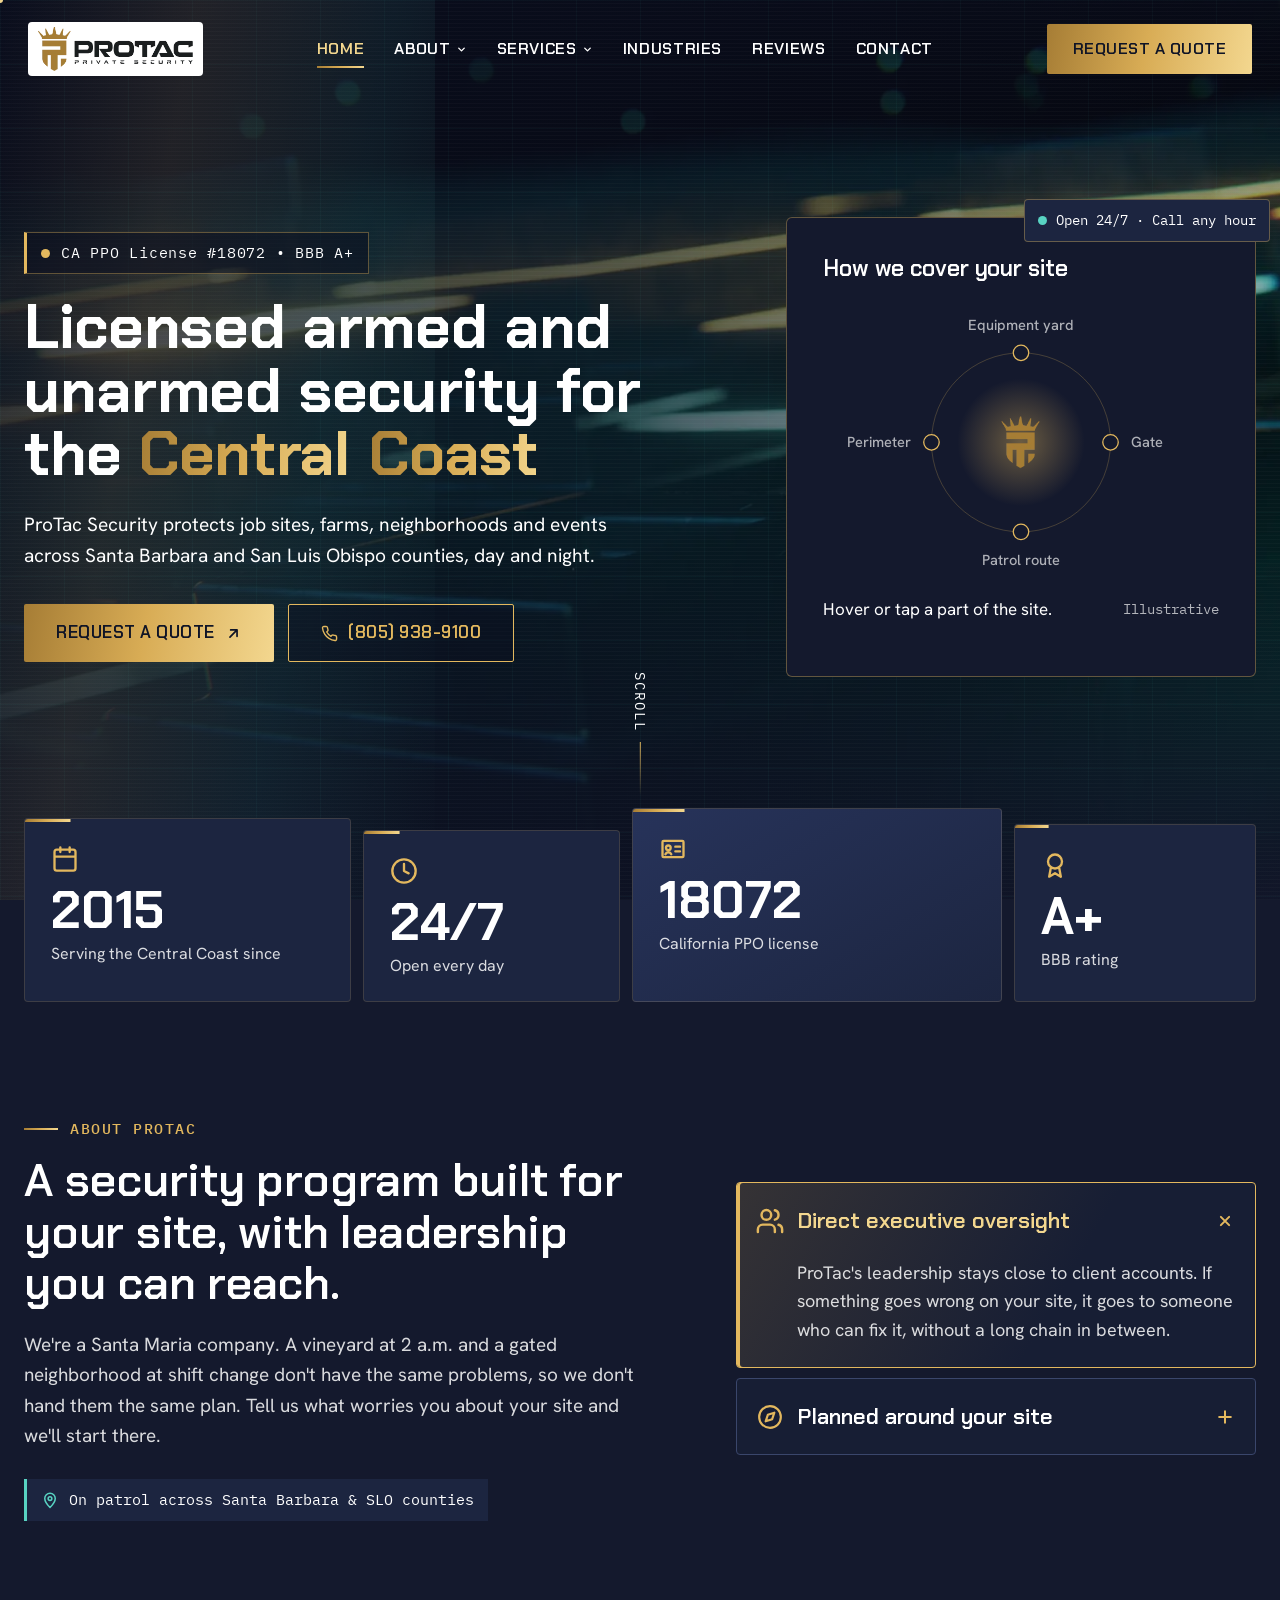
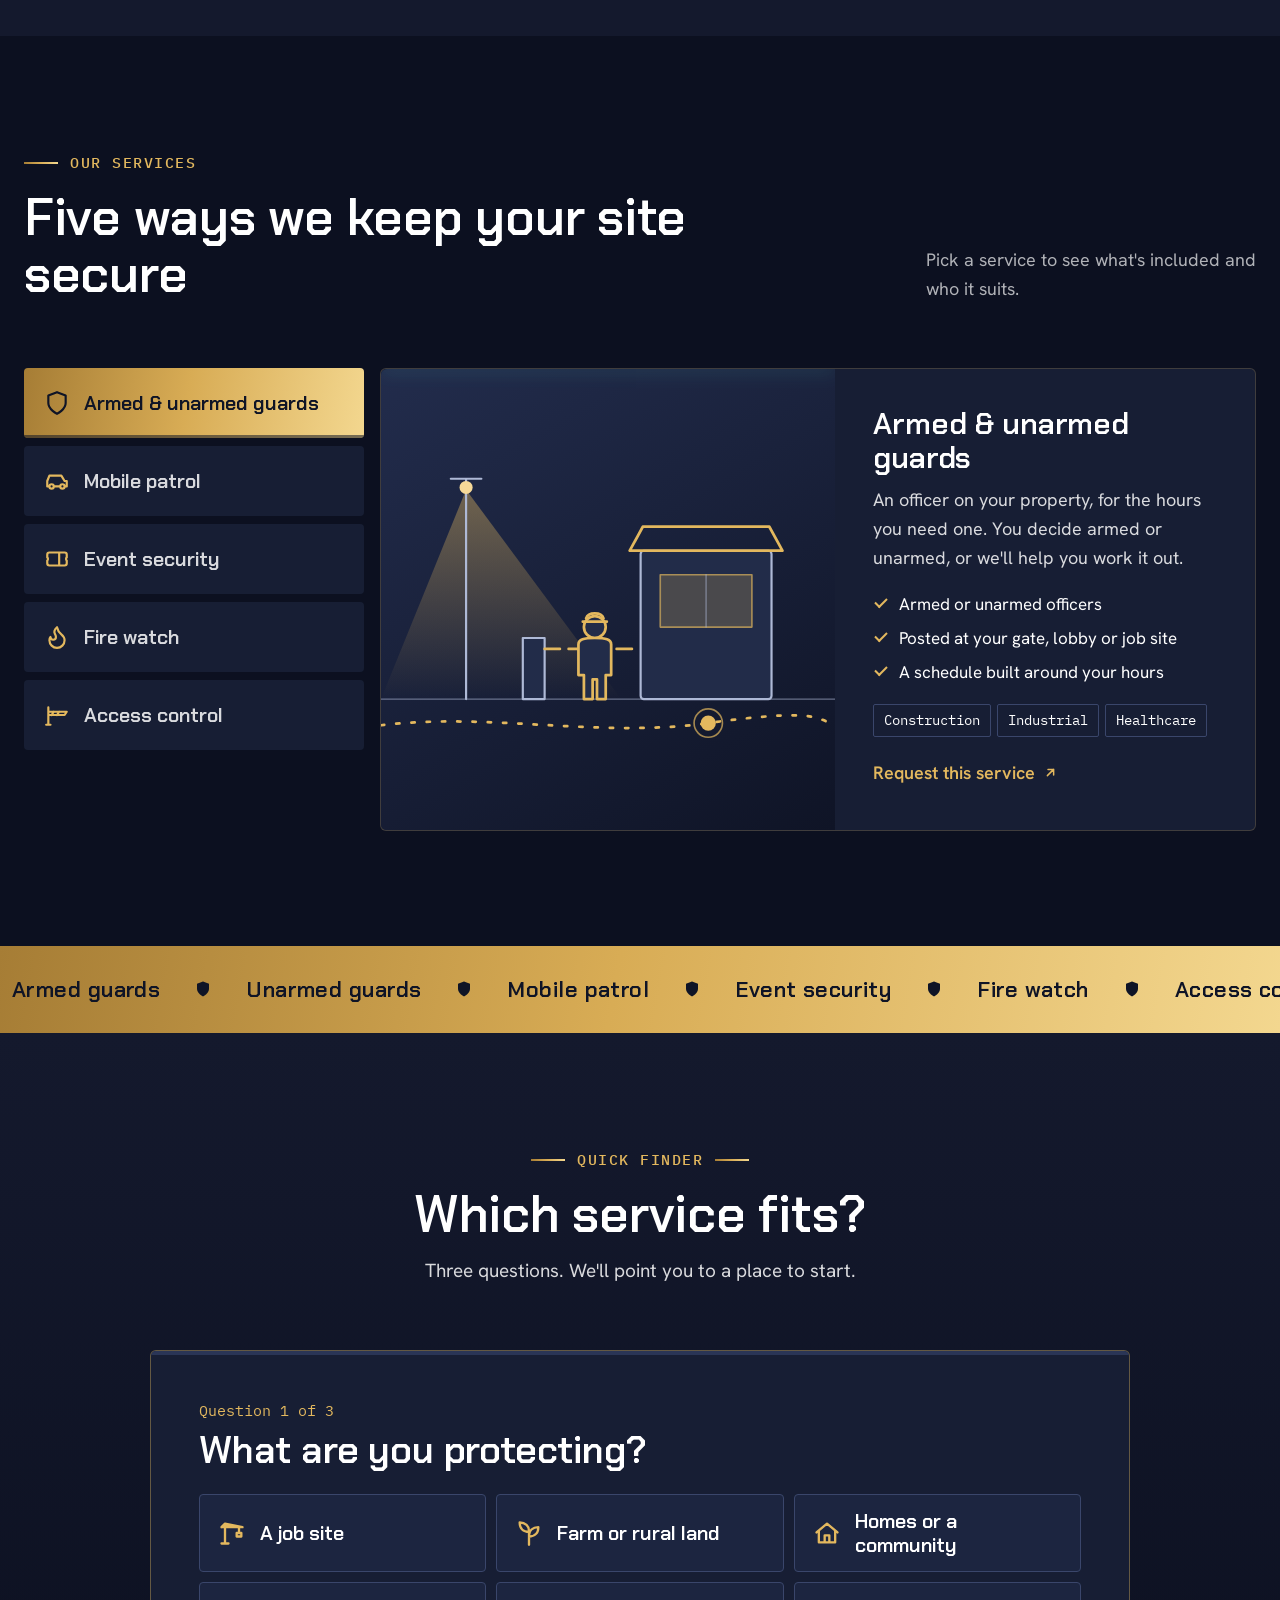
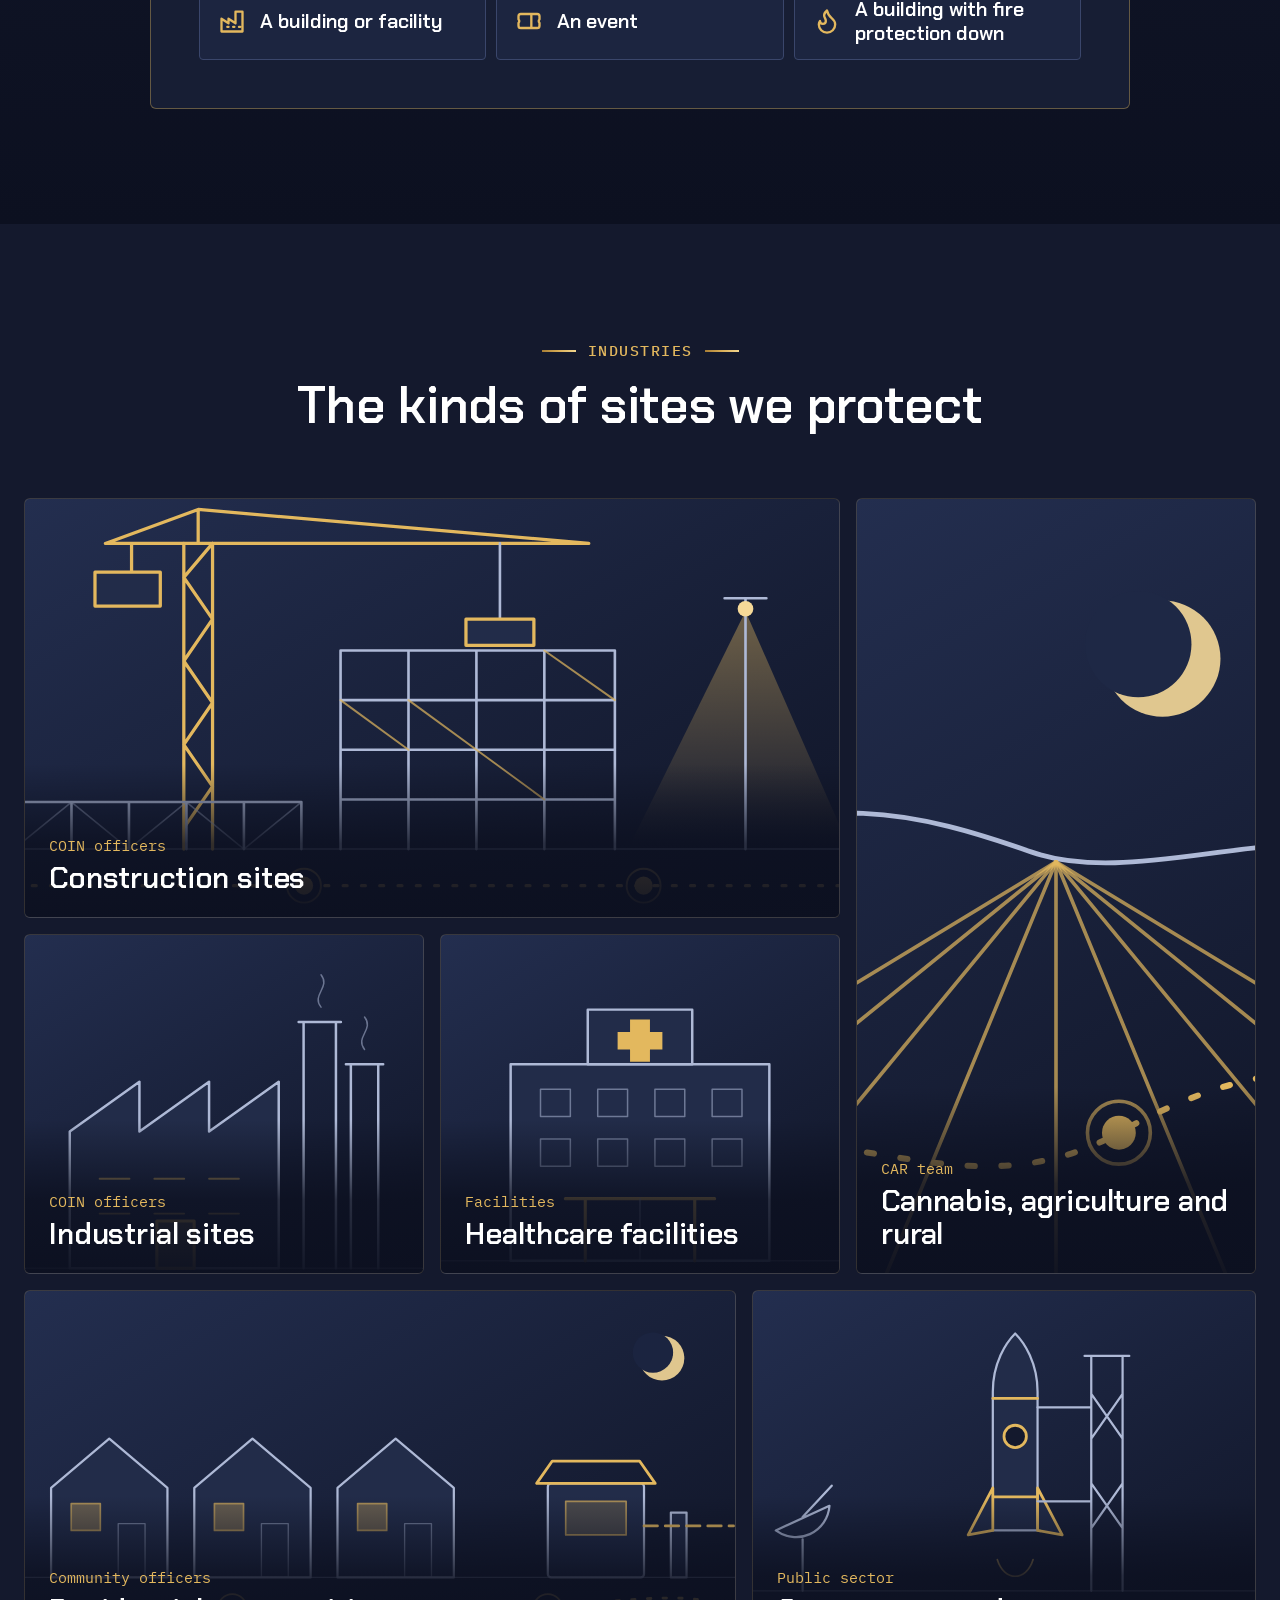
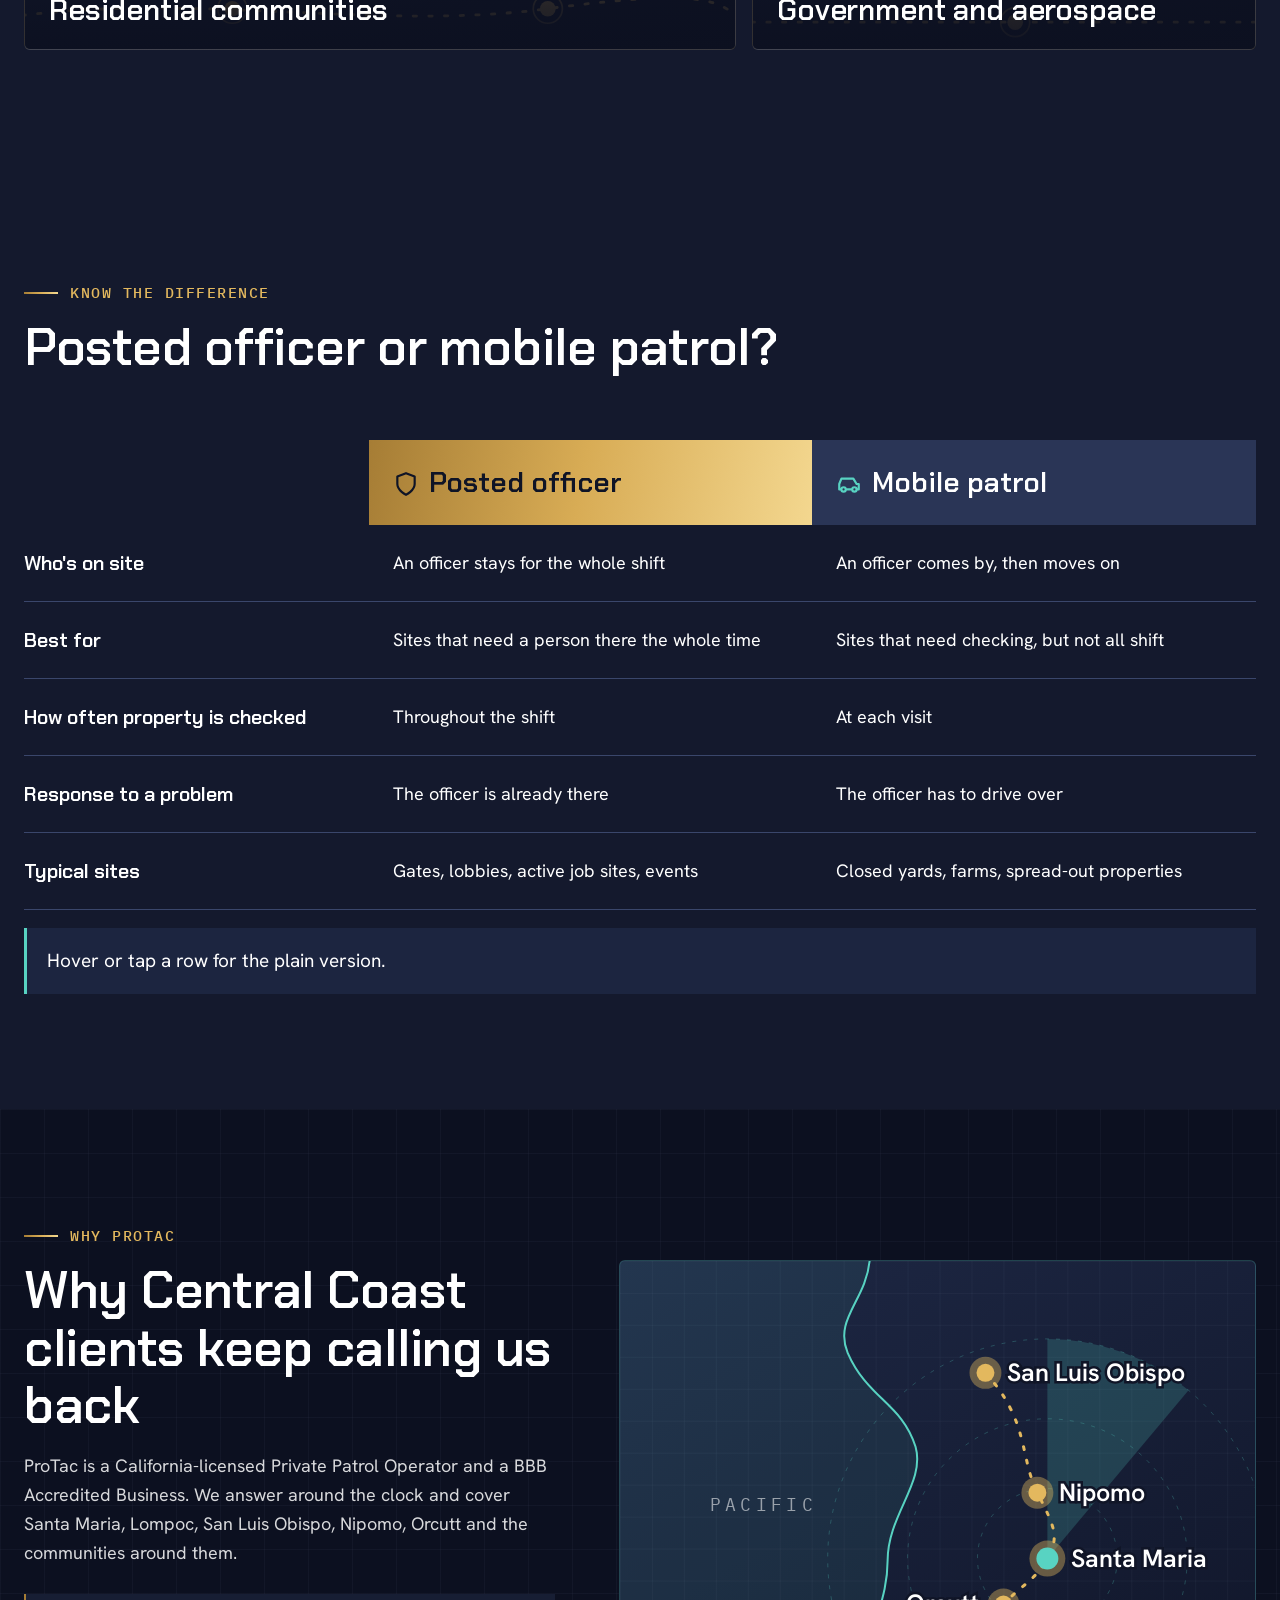
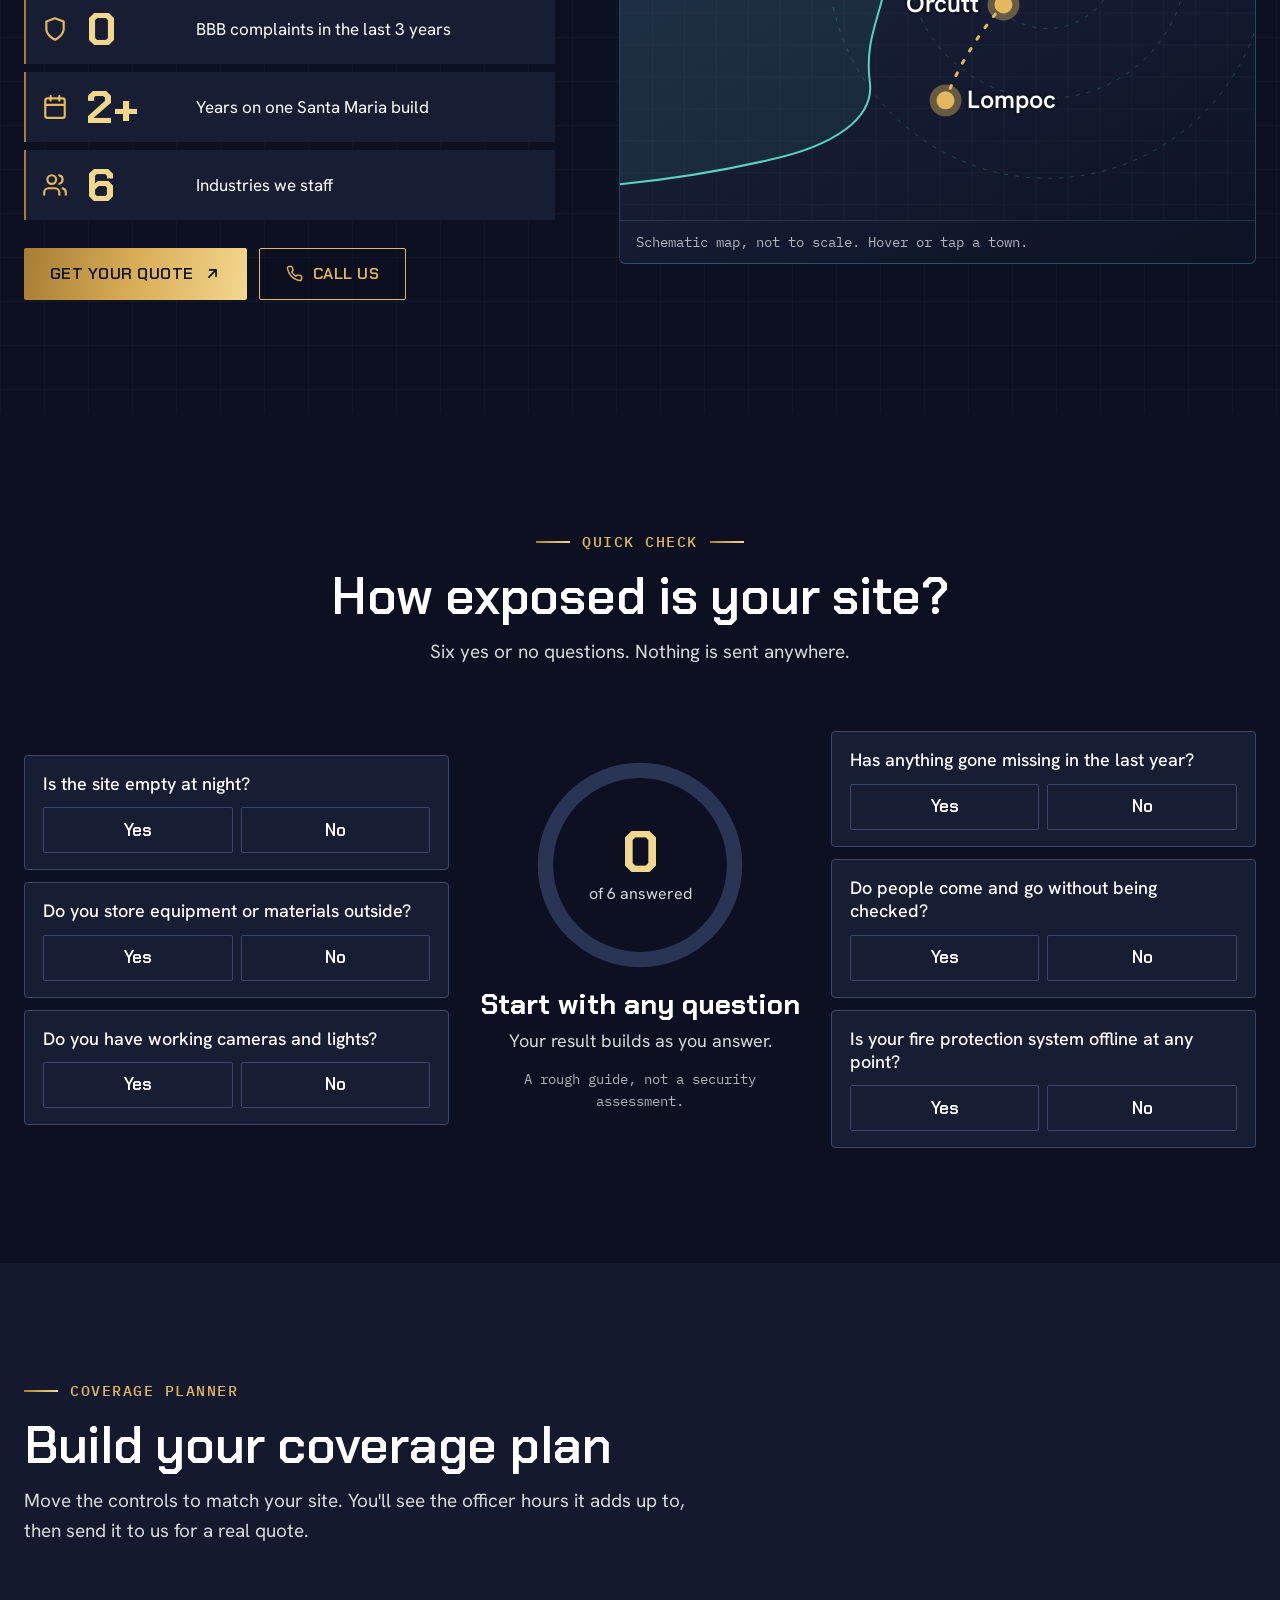
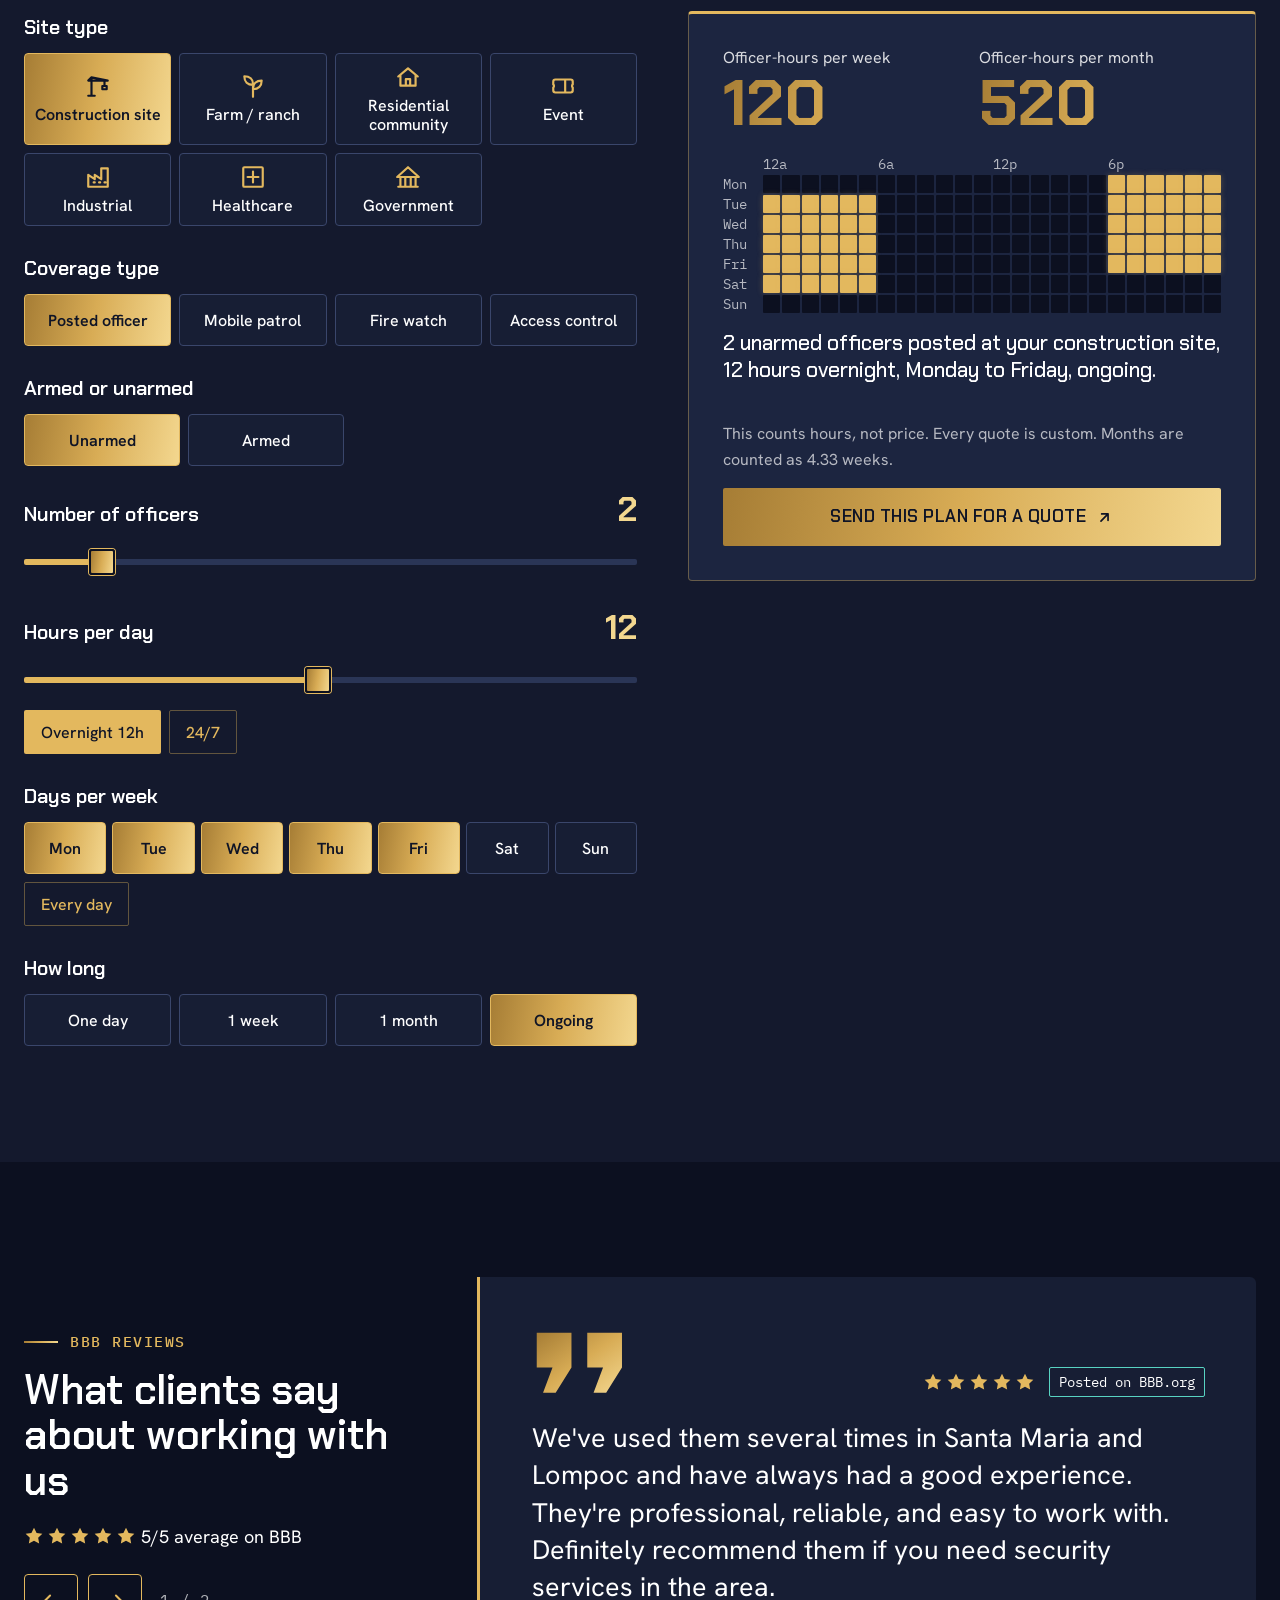
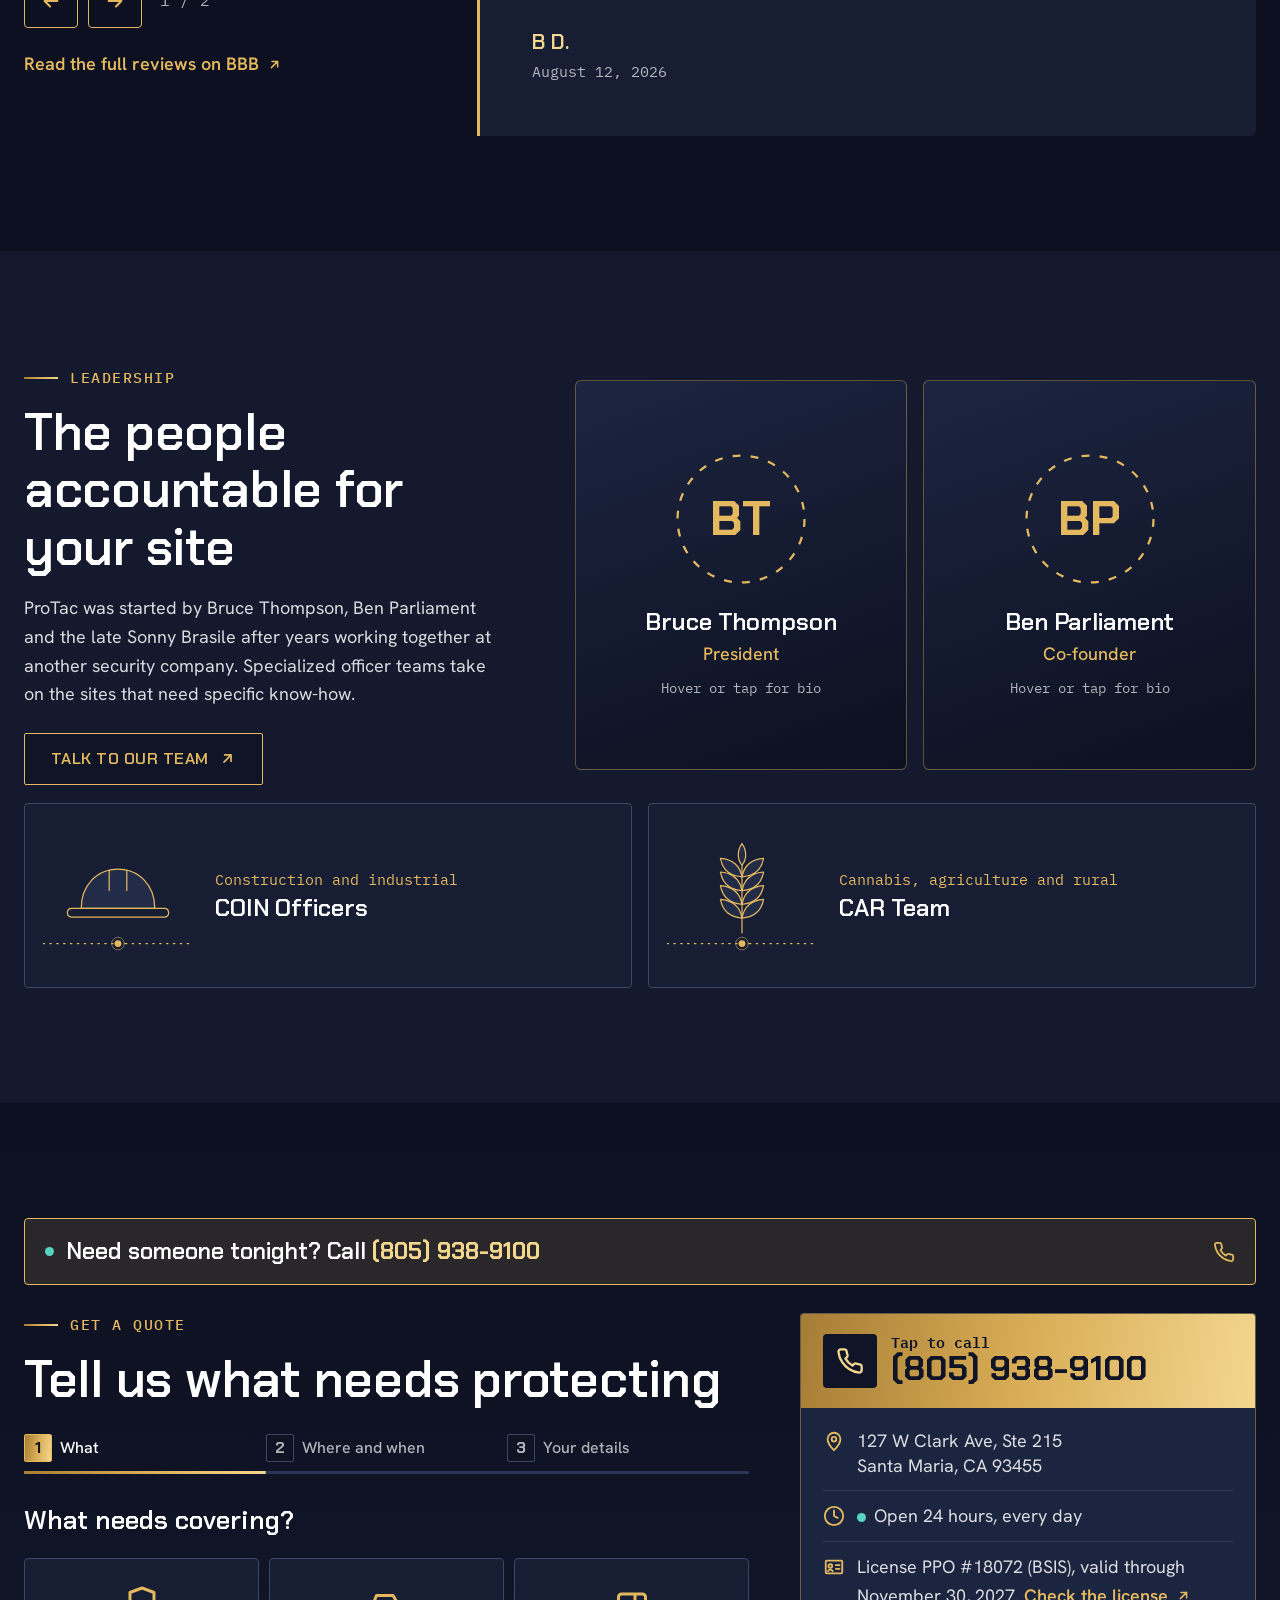
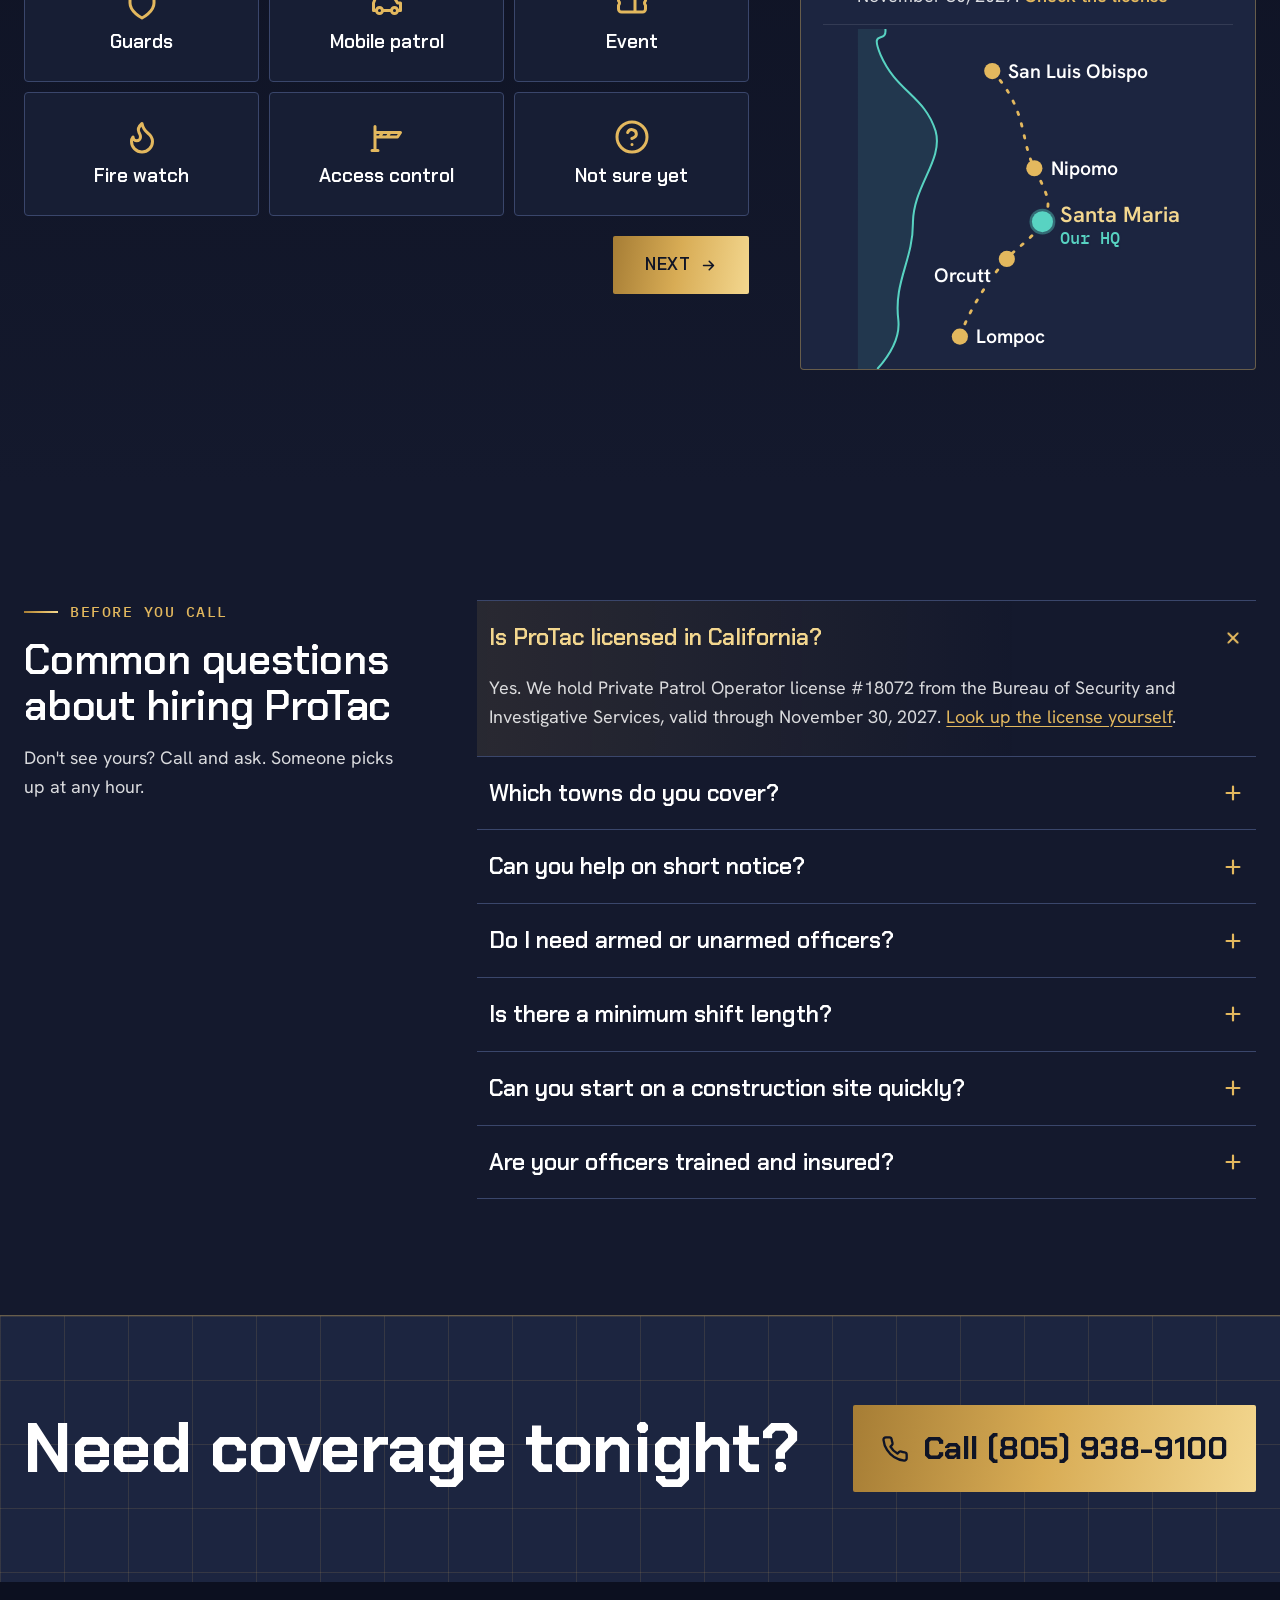
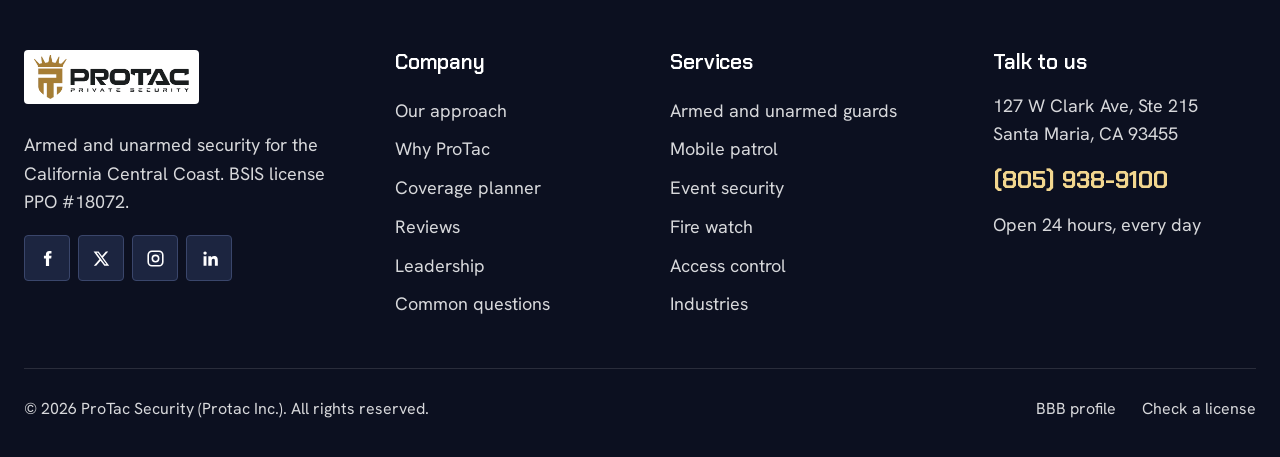
<file: index.html>
<!doctype html>
<html lang="en">
<head>
<meta charset="utf-8"><link rel="icon" type="image/png" sizes="32x32" href="assets/images/favicon-32x32.png"><meta name="viewport" content="width=device-width, initial-scale=1, viewport-fit=cover"><link rel="icon" type="image/png" sizes="32x32" href="assets/images/favicon-32x32.png"><title>ProTac Security | Licensed Armed and Unarmed Guards, Central Coast CA</title><link rel="icon" type="image/png" sizes="32x32" href="assets/images/favicon-32x32.png"><meta name="description" content="ProTac Security provides licensed armed and unarmed guards, mobile patrol, event security and fire watch across Santa Maria, Lompoc, San Luis Obispo, Nipomo and Orcutt. PPO #18072. Call (805) 938-9100."><link rel="icon" type="image/png" sizes="32x32" href="assets/images/favicon-32x32.png"><meta name="theme-color" content="#14192D"><link rel="icon" type="image/png" sizes="32x32" href="assets/images/favicon-32x32.png"><meta property="og:type" content="website"><link rel="icon" type="image/png" sizes="32x32" href="assets/images/favicon-32x32.png"><meta property="og:site_name" content="ProTac Security"><link rel="icon" type="image/png" sizes="32x32" href="assets/images/favicon-32x32.png"><meta property="og:title" content="ProTac Security | Licensed security for the Central Coast"><link rel="icon" type="image/png" sizes="32x32" href="assets/images/favicon-32x32.png"><meta property="og:description" content="Armed and unarmed guards, mobile patrol, event security and fire watch. Open 24 hours. PPO #18072."><link rel="icon" type="image/png" sizes="32x32" href="assets/images/favicon-32x32.png"><meta property="og:image" content="assets/images/og-image.jpg"><link rel="icon" type="image/png" sizes="32x32" href="assets/images/favicon-32x32.png"><meta property="og:image:width" content="1200"><link rel="icon" type="image/png" sizes="32x32" href="assets/images/favicon-32x32.png"><meta property="og:image:height" content="630"><link rel="icon" type="image/png" sizes="32x32" href="assets/images/favicon-32x32.png"><meta name="twitter:card" content="summary_large_image"><link rel="icon" type="image/png" sizes="32x32" href="assets/images/favicon-32x32.png"><link rel="icon" href="assets/images/favicon.ico" sizes="any"><link rel="icon" type="image/png" sizes="32x32" href="assets/images/favicon-32x32.png"><link rel="icon" type="image/png" sizes="16x16" href="assets/images/favicon-16x16.png"><link rel="icon" type="image/png" sizes="32x32" href="assets/images/favicon-32x32.png"><link rel="apple-touch-icon" sizes="180x180" href="assets/images/apple-touch-icon.png"><link rel="icon" type="image/png" sizes="32x32" href="assets/images/favicon-32x32.png"><link rel="manifest" href="site.webmanifest"><link rel="icon" type="image/png" sizes="32x32" href="assets/images/favicon-32x32.png"><link rel="preconnect" href="https://fonts.googleapis.com"><link rel="icon" type="image/png" sizes="32x32" href="assets/images/favicon-32x32.png"><link rel="preconnect" href="https://fonts.gstatic.com" crossorigin><link rel="icon" type="image/png" sizes="32x32" href="assets/images/favicon-32x32.png"><link rel="stylesheet" href="https://fonts.googleapis.com/css2?family=Chakra+Petch:wght@500;600;700&family=Hanken+Grotesk:wght@400;500;600&family=IBM+Plex+Mono:wght@400;500&display=swap"><link rel="icon" type="image/png" sizes="32x32" href="assets/images/favicon-32x32.png"><script type="application/ld+json">{"@context":"https://schema.org","@type":"LocalBusiness","name":"ProTac Security","alternateName":"Protac Inc.","description":"Licensed California Private Patrol Operator (PPO #18072) providing armed and unarmed security guard services on the Central Coast.","telephone":"+1-805-938-9100","url":"https://www.protacsecurity.com/","address":{"@type":"PostalAddress","streetAddress":"127 W Clark Ave Ste 215","addressLocality":"Santa Maria","addressRegion":"CA","postalCode":"93455","addressCountry":"US"},"openingHours":"Mo-Su 00:00-23:59","areaServed":["Santa Maria","Lompoc","San Luis Obispo","Nipomo","Orcutt"],"sameAs":["https://x.com/ProtacSecurity","https://www.facebook.com/ProTacSecurity/","https://www.linkedin.com/company/protac-security-services/","https://www.instagram.com/protac_security/"]}</script><link rel="icon" type="image/png" sizes="32x32" href="assets/images/favicon-32x32.png"><link rel="preload" as="image" type="image/webp" href="assets/images/hero-poster.webp">
<style>:root{--navy-950: #0C1020;--navy-900: #14192D;--navy-850: #171E34;--navy-800: #1C2540;--navy-700: #2A3556;--line: #3A466B;--gold-logo: #A67D35;--gold-mid: #D8AC55;--gold: #E3B85E;--gold-hi: #F3D78F;--grad-gold: linear-gradient(100deg,#A67D35 0%,#D8AC55 48%,#F3D78F 100%);--gold-line: rgba(227,184,94,.38);--gold-glow: rgba(227,184,94,.28);--teal: #58D3C2;--teal-glow: rgba(88,211,194,.4);--ink: #0F1426;--white: #fff;--text: rgba(255,255,255,.84);--muted: rgba(255,255,255,.68);--error: #FFB4A8;--plate: #fff;--r: 4px;--r-lg: 6px;--ease: cubic-bezier(.2,.7,.2,1);--display: 'Chakra Petch','Trebuchet MS',sans-serif;--body: 'Hanken Grotesk','Segoe UI',sans-serif;--mono: 'IBM Plex Mono',Consolas,monospace;--hdr: 96px;--hdr-compact: 72px}*,*::before,*::after{box-sizing: border-box}[hidden]{display: none !important}html{-webkit-text-size-adjust: 100%;scroll-padding-top: 88px}body{margin: 0;color: var(--text);font-family: var(--body);font-size: 18px;line-height: 1.6;background: var(--navy-900);overflow-x: clip}main>section,.tick,.band{overflow-x: clip}h1,h2,h3{margin: 0;color: var(--white);font-family: var(--display);font-weight: 600;line-height: 1.12;letter-spacing: -.005em}h2{font-size: clamp(32px,4vw,52px)}h3{font-size: 24px}p{margin: 0 0 1em}a{color: inherit;text-decoration: none}img,svg{display: block}img{max-width: 100%;height: auto}ul,ol{margin: 0;padding: 0;list-style: none}button,input,select,textarea{font: inherit;color: inherit}button{background: none;border: 0;padding: 0;cursor: pointer;touch-action: manipulation}address{font-style: normal}:focus-visible{outline: 3px solid var(--gold);outline-offset: 3px}.sprite{position: absolute}.skip{position: absolute;left: 12px;top: -80px;z-index: 3000;background: var(--gold);color: var(--ink);padding: 12px 18px;font-weight: 600;border-radius: var(--r)}.skip:focus{top: 12px}.wrap{width: min(1320px,100% - 48px);margin-inline: auto}@media (max-width: 575px){.wrap{width: calc(100% - 32px)}}.sec{padding: clamp(72px,9vw,128px) 0;position: relative}.eyebrow{font-family: var(--mono);font-size: 15px;font-weight: 500;letter-spacing: .1em;text-transform: uppercase;color: var(--gold);margin: 0 0 14px;display: flex;align-items: center;gap: 12px}.eyebrow::before{content: "";width: 34px;height: 2px;background: var(--grad-gold)}.sec__head{margin-bottom: clamp(36px,5vw,64px);max-width: 860px}.sec__head--center{text-align: center;margin-inline: auto}.sec__head--center .eyebrow{justify-content: center}.sec__head--center .eyebrow::after{content: "";width: 34px;height: 2px;background: var(--grad-gold)}.sec__head--split{max-width: none;display: flex;justify-content: space-between;align-items: flex-end;gap: 32px}.sec__head--split h2{max-width: 720px}.sec__note{margin: 0;max-width: 330px;color: var(--muted)}@media (max-width: 767px){.sec__head--split{display: block}.sec__note{margin-top: 14px;max-width: none}}.dot{display: inline-block;width: 9px;height: 9px;background: var(--teal);border-radius: 50%;box-shadow: 0 0 0 0 var(--teal-glow);animation: livedot 1.8s ease-out infinite;flex: none}.dot--gold{background: var(--gold);box-shadow: 0 0 0 0 var(--gold-glow)}@keyframes livedot{70%{box-shadow: 0 0 0 10px transparent}100%{box-shadow: 0 0 0 0 transparent}}.btn{position: relative;display: inline-flex;align-items: center;justify-content: center;gap: 10px;min-height: 50px;padding: 12px 26px;font-family: var(--display);font-size: 16px;font-weight: 600;letter-spacing: .03em;text-transform: uppercase;border-radius: 2px;overflow: hidden;transition: color .25s,background .25s,border-color .25s,box-shadow .25s;will-change: transform;white-space: nowrap}.btn svg{width: 17px;height: 17px;flex: none;transition: transform .25s var(--ease)}.btn>*{position: relative;z-index: 1}.btn--lg{min-height: 58px;padding: 14px 32px;font-size: 17px}.btn--gold{background: var(--grad-gold);color: var(--ink)}.btn--gold::before{content: "";position: absolute;top: 0;bottom: 0;left: -60%;width: 45%;transform: skewX(-22deg);background: linear-gradient(90deg,transparent,rgba(255,255,255,.75),transparent);transition: left .55s var(--ease)}.btn--gold:hover::before{left: 120%}.btn--gold:hover{box-shadow: 0 8px 30px var(--gold-glow)}.btn--gold:hover svg{transform: translate(2px,-2px)}.btn--line{border: 1px solid var(--gold);color: var(--gold);background: rgba(12,16,32,.42)}.btn--line:hover{background: var(--gold);color: var(--ink)}.btn:active{filter: brightness(.94)}.ring svg{animation: ring 3s ease-in-out infinite;transform-origin: 50% 50%}@keyframes ring{0%,60%,100%{transform: rotate(0)}64%{transform: rotate(-16deg)}68%{transform: rotate(14deg)}72%{transform: rotate(-12deg)}76%{transform: rotate(10deg)}80%{transform: rotate(-6deg)}84%{transform: rotate(0)}}.lnk{display: inline-flex;align-items: center;gap: 8px;color: var(--gold);font-weight: 600;background: linear-gradient(var(--gold),var(--gold)) left bottom / 0 2px no-repeat;padding: 4px 0;transition: background-size .3s var(--ease),color .2s}.lnk svg{width: 15px;height: 15px;transition: transform .25s var(--ease)}.lnk:hover{background-size: 100% 2px;color: var(--gold-hi)}.lnk:hover svg{transform: translate(3px,-3px)}#navigation{position: fixed;inset: 0 0 auto;z-index: 1000;transition: background .3s,backdrop-filter .3s}.hdr__in{display: flex;align-items: center;gap: 24px;width: min(1560px,100% - 56px);margin-inline: auto;padding: 22px 0;transition: padding .3s var(--ease)}.hdr__line{position: absolute;left: 0;right: 0;bottom: 0;height: 1px;background: var(--grad-gold);transform: scaleX(0);transform-origin: left;transition: transform .6s var(--ease)}.is-stuck#navigation{background: rgba(12,16,32,.74);-webkit-backdrop-filter: blur(16px) saturate(140%);backdrop-filter: blur(16px) saturate(140%)}.is-stuck .hdr__in{padding: 11px 0}.is-stuck .hdr__line{transform: scaleX(1)}.logo{display: inline-block;background: var(--plate);padding: 5px 10px;border-radius: var(--r);flex: none}.logo img{height: 44px;width: auto}.is-stuck .logo img{height: 38px}.logo img{transition: height .3s var(--ease)}#main-menu{margin-inline: auto}.nav{display: flex;align-items: center;gap: 4px}.nav>li{position: relative}.nav>li>a{position: relative;display: inline-flex;align-items: center;gap: 5px;padding: 12px 13px;font-family: var(--display);font-size: 16px;font-weight: 600;letter-spacing: .04em;text-transform: uppercase;color: var(--white);transition: color .2s}.nav>li>a::after{content: "";position: absolute;left: 13px;right: 13px;bottom: 6px;height: 2px;background: var(--grad-gold);transform: scaleX(0);transform-origin: left;transition: transform .3s var(--ease)}.nav>li>a:hover::after,.nav>li:hover>a::after,.nav>li>a.is-current::after{transform: scaleX(1)}.nav>li>a:hover,.nav>li>a.is-current{color: var(--gold-hi)}.chev{width: 11px;height: 11px;transition: transform .25s var(--ease)}.has-mega:hover .chev,.has-mega:focus-within .chev{transform: rotate(180deg)}.mega{position: absolute;top: 100%;left: 50%;display: grid;gap: 4px;padding: 12px;background: rgba(14,19,36,.97);border: 1px solid var(--gold-line);border-top: 2px solid var(--gold);border-radius: var(--r);box-shadow: 0 26px 60px rgba(0,0,0,.55);opacity: 0;visibility: hidden;transform: translate(-50%,12px);transition: opacity .22s,transform .3s var(--ease),visibility .22s}.has-mega:hover .mega,.has-mega:focus-within .mega{opacity: 1;visibility: visible;transform: translate(-50%,0)}.has-mega::after{content: "";position: absolute;left: 0;right: 0;top: 100%;height: 14px}.mega--about{width: 400px}.mega--svc{width: 660px;grid-template-columns: 1fr 1fr}.mega__i{display: flex;gap: 14px;align-items: flex-start;padding: 12px;border-radius: var(--r);transition: background .2s,color .2s,transform .25s var(--ease)}.mega__i svg{width: 24px;height: 24px;color: var(--gold);flex: none;margin-top: 2px;transition: transform .3s var(--ease),color .2s}.mega__i b{display: block;color: var(--white);font-family: var(--display);font-size: 17px;font-weight: 600;line-height: 1.25}.mega__i small{display: block;color: var(--muted);font-size: 15px;line-height: 1.35;margin-top: 2px}.mega__i:hover,.mega__i:focus-visible{background: var(--grad-gold)}.mega__i:hover b,.mega__i:hover small,.mega__i:hover svg,.mega__i:focus-visible b,.mega__i:focus-visible small,.mega__i:focus-visible svg{color: var(--ink)}.mega__i:hover svg{transform: scale(1.14) rotate(-6deg)}.mega__i--cta{background: var(--navy-800)}.hdr__r{display: flex;align-items: center;gap: 18px;flex: none}.live{display: inline-flex;align-items: center;gap: 10px;font-family: var(--mono);font-size: 15px;color: var(--white);white-space: nowrap}.live:hover{color: var(--gold-hi)}.burger{display: none;width: 48px;height: 48px;align-items: center;justify-content: center;border: 1px solid var(--gold-line);border-radius: var(--r);background: rgba(12,16,32,.5);color: var(--white)}.burger svg{width: 24px;height: 24px}@media (max-width: 1360px){.live{display: none}}@media (max-width: 1140px){:root{--hdr: 84px}#main-menu,.hdr__cta{display: none}.burger{display: inline-flex}.hdr__in{justify-content: space-between;width: calc(100% - 32px);padding: 16px 0}.live{display: inline-flex}}@media (max-width: 640px){.live{display: none}.logo img{height: 40px}}.mnav{position: fixed;inset: 0;z-index: 900;display: flex;flex-direction: column;padding: 104px 24px max(24px,env(safe-area-inset-bottom));background: linear-gradient(160deg,#101630,var(--navy-950));clip-path: inset(0 0 100% 0);visibility: hidden;transition: clip-path .4s var(--ease),visibility 0s .4s;overflow-y: auto}.mnav.is-open{clip-path: inset(0);visibility: visible;transition: clip-path .4s var(--ease)}.mnav nav{display: flex;flex-direction: column;flex: 1}.mnav nav a{display: block;padding: 11px 0;font-family: var(--display);font-size: clamp(24px,6.2vw,32px);font-weight: 600;color: var(--white);border-bottom: 1px solid rgba(255,255,255,.09);opacity: 0;transform: translateX(-26px);transition: color .2s}.mnav nav a:hover{color: var(--gold)}.mnav.is-open nav a,.mnav.is-open .mnav__foot{animation: mnavin .42s var(--ease) both;animation-delay: calc(90ms + var(--i) * 42ms)}@keyframes mnavin{from{opacity: 0;transform: translateX(-26px)}to{opacity: 1;transform: none}}.mnav__foot{display: grid;grid-template-columns: 1fr 1fr;gap: 12px;margin-top: 22px}.mnav__foot .btn{padding-inline: 10px;font-size: 15px}@media (max-width: 400px){.mnav__foot{grid-template-columns: 1fr}}body.menu-open{overflow: hidden}.hero{position: relative;min-height: clamp(720px,100svh,940px);display: flex;align-items: center;padding: calc(var(--hdr) + 48px) 0 150px;overflow: hidden;background: #000;isolation: isolate}.hero__video{position: absolute;inset: 0;width: 100%;height: 100%;object-fit: cover;z-index: -4}.hero__ov{position: absolute;inset: 0;z-index: -3;background: linear-gradient(95deg,rgba(10,14,30,.88) 0%,rgba(10,14,30,.68) 48%,rgba(10,14,30,.28) 100%),linear-gradient(180deg,rgba(10,14,30,.62) 0%,transparent 28%,transparent 62%,var(--navy-900) 100%)}.hero__scan{position: absolute;inset: 0;z-index: -2;opacity: .55;background-image: repeating-linear-gradient(0deg,rgba(255,255,255,.045) 0 1px,transparent 1px 4px),linear-gradient(rgba(88,211,194,.07) 1px,transparent 1px),linear-gradient(90deg,rgba(88,211,194,.07) 1px,transparent 1px);background-size: auto,64px 64px,64px 64px}.hero__sweep{position: absolute;top: 0;bottom: 0;left: 0;width: 34%;z-index: -1;background: linear-gradient(100deg,transparent,rgba(243,215,143,.1),rgba(88,211,194,.08),transparent);animation: sweep 10s linear infinite}@keyframes sweep{from{transform: translateX(-110%)}to{transform: translateX(320%)}}.hero__tag{display: inline-flex;align-items: center;gap: 11px;font-family: var(--mono);font-size: 15px;letter-spacing: .05em;color: var(--white);padding: 8px 14px;margin-bottom: 22px;border: 1px solid var(--gold-line);border-left: 3px solid var(--gold);background: rgba(12,16,32,.55);animation: fadeup .6s var(--ease) both}.hero h1{font-size: clamp(38px,4.8vw,72px);line-height: 1.03;font-weight: 700;max-width: 16ch;margin-bottom: 24px}.hw{display: inline-block;animation: wordin .7s var(--ease) both;animation-delay: calc(160ms + var(--i) * 72ms)}@keyframes wordin{from{opacity: 0;transform: translateY(.55em) skewY(5deg);filter: blur(4px)}to{opacity: 1;transform: none;filter: blur(0)}}.hw--gold{background: var(--grad-gold);-webkit-background-clip: text;background-clip: text;color: transparent;padding-right: .04em}.hero__sub{max-width: 620px;font-size: clamp(18px,1.5vw,21px);color: var(--white);margin-bottom: 32px;animation: fadeup .7s var(--ease) .85s both}.hero__cta{display: flex;flex-wrap: wrap;gap: 14px;animation: fadeup .7s var(--ease) 1s both}@keyframes fadeup{from{opacity: 0;transform: translateY(18px)}to{opacity: 1;transform: none}}.scrollcue{position: absolute;left: 50%;transform: translateX(-50%);bottom: 104px;display: flex;flex-direction: column;align-items: center;gap: 10px;color: var(--white);font-family: var(--mono);font-size: 14px;letter-spacing: .14em;text-transform: uppercase}.scrollcue span{writing-mode: vertical-rl}.scrollcue i{display: block;width: 1px;height: 54px;background: linear-gradient(var(--gold),transparent);transform-origin: top;animation: cue 2.2s var(--ease) infinite}@keyframes cue{0%{transform: scaleY(0)}55%{transform: scaleY(1)}100%{transform: scaleY(1);opacity: 0}}@media (max-width: 767px){.hero{padding-bottom: 120px}.scrollcue{display: none}.hero__cta .btn{width: 100%}.hero__tag{font-size: 14px;letter-spacing: 0;padding: 7px 10px}}.stats{position: relative;z-index: 2;margin-top: -92px}.stats__grid{display: grid;grid-template-columns: 1.15fr .9fr 1.3fr .85fr;gap: 12px;align-items: end}.st{position: relative;padding: 26px 26px 24px;background: var(--navy-800);border: 1px solid rgba(227,184,94,.16);border-radius: var(--r);overflow: hidden;transition: transform .3s var(--ease),box-shadow .3s,background .3s;animation: fadeup .7s var(--ease) both;animation-delay: calc(1.1s + var(--d) * 120ms)}.st::before{content: "";position: absolute;left: 0;right: 0;top: 0;height: 3px;background: var(--grad-gold);transform: scaleX(.14);transform-origin: left;transition: transform .45s var(--ease)}.st:hover{transform: translateY(-8px);background: #222C4A;box-shadow: 0 18px 44px var(--gold-glow)}.st:hover::before{transform: scaleX(1)}.st--a{padding-bottom: 36px}.st--c{padding-bottom: 46px;background: linear-gradient(150deg,#27335A,var(--navy-800))}.st--d{padding-bottom: 30px}.st__i{width: 28px;height: 28px;color: var(--gold);margin-bottom: 12px;transition: transform .3s var(--ease)}.st:hover .st__i{transform: scale(1.18) rotate(-5deg)}.st__n{font-family: var(--display);font-size: clamp(38px,4vw,56px);font-weight: 700;color: var(--white);line-height: 1;margin: 0 0 8px;font-variant-numeric: tabular-nums}.st__l{margin: 0;color: var(--text);font-size: 16px;line-height: 1.3}@media (max-width: 860px){.stats__grid{grid-template-columns: 1fr 1fr}.st{padding: 20px 18px}.st--a,.st--c,.st--d{padding-bottom: 20px}}.hero__in{display: grid;grid-template-columns: minmax(0,1fr) minmax(0,470px);gap: clamp(36px,5vw,92px);align-items: center}.cov{position: relative}.cov__card{padding: 38px 36px 30px;background: var(--navy-900);border: 1px solid var(--gold-line);border-radius: var(--r-lg);animation: fadeup .8s var(--ease) .7s both}.cov__card h2{font-size: 23px;margin-bottom: 14px}.cov__svg{width: 100%;height: auto;overflow: visible}.cv-ring{fill: none;stroke: var(--gold);stroke-opacity: .28}.cv-arc{fill: none;stroke: var(--gold);stroke-width: 2;stroke-linecap: round;opacity: 0;transition: opacity .4s ease}.cv-arc.is-on{opacity: 1}.cv-glow{animation: covbreathe 5.5s ease-in-out infinite}@keyframes covbreathe{0%,100%{opacity: .5}50%{opacity: 1}}.hn{cursor: pointer;outline: none;transition: opacity .35s ease}.hn__h{fill: transparent}.hn__d{fill: var(--navy-900);stroke: var(--gold);stroke-width: 1.5;transition: fill .3s ease}.hn text{font-family: var(--body);font-size: 17px;font-weight: 500;fill: rgba(255,255,255,.66);transition: fill .3s ease}.cov.has-on .hn:not(.is-on){opacity: .5}.hn.is-on .hn__d{fill: var(--gold)}.hn.is-on text{fill: var(--gold-hi)}.hn:focus-visible .hn__d{stroke: #fff;stroke-width: 3}.cov__foot{display: flex;flex-wrap: wrap;align-items: flex-start;justify-content: space-between;gap: 6px 18px;margin-top: 18px}.cov__cap{flex: 1 1 240px;margin: 0;min-height: 2.8em;font-size: 17px;line-height: 1.4;color: var(--white);transition: opacity .16s ease}.cov__cap.is-out{opacity: 0}.cov__tag{font-family: var(--mono);font-size: 14px;line-height: 1.7;color: var(--muted)}.cov__float{position: absolute;z-index: 2;top: -18px;right: -14px;display: flex;align-items: center;gap: 9px;padding: 9px 13px;font-family: var(--mono);font-size: 14px;color: var(--white);white-space: nowrap;background: var(--navy-800);border: 1px solid var(--gold-line);border-radius: var(--r)}@media (max-width: 1199px){.hero__in{grid-template-columns: minmax(0,1fr)}.cov{max-width: 560px;margin: 16px 0 26px}.scrollcue{display: none}}@media (max-width: 575px){.cov__card{padding: 34px 24px 24px}.cov__float{right: -6px}.hn text{font-size: 23px}}.about__grid{display: grid;grid-template-columns: 1.1fr .9fr;gap: clamp(32px,6vw,96px);align-items: center}.about h2{font-size: clamp(32px,3.6vw,48px);margin-bottom: 20px}.about__story{font-size: 19px;max-width: 640px}.about__badge{display: inline-flex;align-items: center;gap: 10px;margin: 8px 0 0;padding: 9px 14px;font-family: var(--mono);font-size: 15px;color: var(--white);background: var(--navy-800);border-left: 3px solid var(--teal)}.about__badge svg{width: 18px;height: 18px;color: var(--teal);flex: none}.about--van .about__grid{grid-template-columns: 1.05fr .95fr;grid-template-areas: "media copy" "media pts";row-gap: 26px}.about--van .about__copy{grid-area: copy}.about--van .pts{grid-area: pts}.van{grid-area: media;position: relative;perspective: 1000px;margin: 0}.van__frame{position: relative;transition: transform .2s ease-out;transform-style: preserve-3d}.van__frame::before{content: "";position: absolute;inset: 18px -18px -18px 18px;border: 2px solid var(--gold);border-radius: var(--r);transition: inset .3s var(--ease)}.van:hover .van__frame::before{inset: 26px -26px -26px 26px}.van img{position: relative;width: 100%;border-radius: var(--r);box-shadow: 0 30px 60px rgba(0,0,0,.5)}.van__badge{position: absolute;left: 16px;bottom: 16px;display: inline-flex;gap: 10px;align-items: center;padding: 9px 14px;font-family: var(--mono);font-size: 15px;color: var(--white);background: rgba(12,16,32,.86);border-left: 3px solid var(--teal)}.about--van .about__badge{display: none}@media (max-width: 991px){.about__grid,.about--van .about__grid{grid-template-columns: 1fr;grid-template-areas: none}.van,.about--van .about__copy,.about--van .pts{grid-area: auto}.van{margin-right: 18px;margin-bottom: 18px}}.pts{display: grid;gap: 10px}.pt{border: 1px solid var(--line);border-radius: var(--r);background: var(--navy-850);transition: border-color .25s,background .25s,box-shadow .25s}.pt__b{display: flex;align-items: center;gap: 14px;width: 100%;padding: 20px;min-height: 66px;text-align: left;font-family: var(--display);font-size: 22px;font-weight: 600;color: var(--white);transition: color .2s}.pt__i{width: 26px;height: 26px;color: var(--gold);flex: none;transition: transform .3s var(--ease)}.pt__p{width: 20px;height: 20px;margin-left: auto;color: var(--gold);flex: none;transition: transform .3s var(--ease)}.pt__c{display: grid;grid-template-rows: 0fr;transition: grid-template-rows .36s var(--ease)}.pt__c>div{overflow: hidden}.pt__c p{margin: 0;padding: 0 20px 22px 60px}.pt.is-open{border-color: var(--gold);background: linear-gradient(120deg,rgba(227,184,94,.16),var(--navy-850) 62%);box-shadow: inset 3px 0 0 var(--gold)}.pt.is-open .pt__b{color: var(--gold-hi)}.pt.is-open .pt__p{transform: rotate(135deg)}.pt.is-open .pt__i{transform: scale(1.12)}.pt.is-open .pt__c{grid-template-rows: 1fr}@media (max-width: 480px){.pt__c p{padding-left: 20px}}.services{background: var(--navy-950)}.svc{display: grid;grid-template-columns: 340px minmax(0,1fr);gap: 16px}.svc__tabs{display: grid;gap: 8px;align-content: start}.svc__t{position: relative;display: flex;align-items: center;gap: 14px;width: 100%;padding: 22px 20px;text-align: left;font-family: var(--display);font-size: 20px;font-weight: 600;line-height: 1.2;color: var(--text);background: var(--navy-850);border-radius: var(--r);overflow: hidden;transition: background .25s,color .25s,transform .25s var(--ease)}.svc__t svg{width: 26px;height: 26px;color: var(--gold);flex: none;transition: color .2s,transform .3s var(--ease)}.svc__t:hover{background: var(--navy-700);color: var(--white);transform: translateX(6px)}.svc__t:hover svg{transform: scale(1.18)}.svc__t.is-active{background: var(--grad-gold);color: var(--ink)}.svc__t.is-active svg{color: var(--ink)}.svc__bar{position: absolute;left: 0;right: 0;bottom: 0;height: 3px;background: var(--ink);opacity: 0;transform: scaleX(0);transform-origin: left}.svc.is-auto .svc__t.is-active .svc__bar{opacity: .55;animation: svcbar 7s linear both}.svc.is-paused .svc__t.is-active .svc__bar{animation-play-state: paused}@keyframes svcbar{to{transform: scaleX(1)}}.svc__stage{min-width: 0;background: var(--navy-850);border: 1px solid rgba(227,184,94,.2);border-radius: var(--r-lg)}.svc__p{display: grid;grid-template-columns: 1.08fr 1fr;align-items: stretch;animation: panelin .5s var(--ease) both;min-height: 460px}@keyframes panelin{from{opacity: 0;transform: translateX(26px)}to{opacity: 1;transform: none}}.svc__art{position: relative;background: linear-gradient(150deg,#222C4C,#0F1426);border-radius: var(--r-lg) 0 0 var(--r-lg);overflow: hidden;display: flex;align-items: center}.svc__art::after{content: "";position: absolute;left: 0;right: 0;height: 2px;top: -2px;background: var(--teal);box-shadow: 0 0 18px var(--teal);opacity: .7;animation: scan 4.5s linear infinite}@keyframes scan{to{top: 100%}}.svc__art .scene{width: 100%;height: auto}.svc__copy{padding: clamp(24px,3vw,40px);align-self: center}.svc__copy h3{font-size: 30px;margin-bottom: 12px}.tags{display: flex;flex-wrap: wrap;gap: 6px;margin: 0 0 18px}.tags span{font-family: var(--mono);font-size: 14px;padding: 4px 10px;border: 1px solid var(--line);border-radius: 2px;color: var(--white)}.ticks{display: grid;gap: 7px;margin-bottom: 18px}.ticks li{position: relative;padding-left: 26px;color: var(--white);font-size: 17px}.ticks li::before{content: "";position: absolute;left: 2px;top: .42em;width: 12px;height: 7px;border-left: 2px solid var(--gold);border-bottom: 2px solid var(--gold);transform: rotate(-45deg)}@media (max-width: 1240px){.svc{grid-template-columns: 280px minmax(0,1fr)}.svc__p{grid-template-columns: 1fr}.svc__art{border-radius: var(--r-lg) var(--r-lg) 0 0;max-height: 320px}}@media (max-width: 860px){.svc{grid-template-columns: 1fr}.svc__tabs{grid-template-columns: 1fr 1fr}.svc__t{padding: 14px;font-size: 17px;min-height: 64px}.svc__t:last-child{grid-column: 1 / -1}.svc__t:hover{transform: none}}.scene{fill: none;stroke-linecap: round;stroke-linejoin: round}.scene .g{stroke: #E3B85E;stroke-width: 2.5}.scene .g1{stroke: #E3B85E;stroke-width: 1.5;opacity: .7}.scene .w{stroke: #AEB9D6;stroke-width: 2}.scene .w1{stroke: #AEB9D6;stroke-width: 1.2;opacity: .55}.scene .fg{fill: #E3B85E}.scene .ft{fill: #58D3C2}.scene .fw{fill: #F6D998}.scene .fd{fill: #222C49}.scene .fb{fill: #14192D}.scene .r{stroke: #E3B85E;stroke-width: 2.5;stroke-dasharray: 3 11}.svc__art .a-flicker,.bc:hover .a-flicker{animation: flicker 3.4s linear infinite}@keyframes flicker{0%,18%,22%,62%,66%,100%{opacity: 1}20%,64%{opacity: .35}}.svc__art .a-glow,.bc:hover .a-glow{animation: glow 1.8s ease-in-out infinite alternate}@keyframes glow{from{fill-opacity: .15}to{fill-opacity: .8}}.svc__art .a-beam{transform-origin: 300px 190px;animation: beam 3s ease-in-out infinite alternate}#p-access .a-beam{transform-origin: 63px 84px}@keyframes beam{from{transform: rotate(-7deg)}to{transform: rotate(7deg)}}.svc__art .a-blink,.bc:hover .a-blink{animation: blink 1s steps(2,end) infinite}@keyframes blink{50%{opacity: .2}}.svc__art .a-road{animation: road 1.1s linear infinite}@keyframes road{to{stroke-dashoffset: -44}}.svc__art .a-sway{transform-origin: 158px 92px;animation: sway 2.6s ease-in-out infinite alternate}.svc__art .a-sway--2{transform-origin: 266px 92px;animation-direction: alternate-reverse}@keyframes sway{from{transform: rotate(-10deg)}to{transform: rotate(10deg)}}.svc__art .a-twinkle{animation: twinkle 1.5s ease-in-out infinite alternate}@keyframes twinkle{to{opacity: .25}}.svc__art .a-flame{transform-origin: 273px 98px;animation: flame .7s ease-in-out infinite alternate}@keyframes flame{from{transform: scale(.92,.98) skewX(-2deg)}to{transform: scale(1.06,1.12) skewX(3deg)}}.svc__art .a-gate,.bc:hover .a-gate{transform-origin: 80px 178px;animation: gate 4.4s ease-in-out infinite}.bc:hover .a-gate{transform-origin: 556px 210px}@keyframes gate{0%,18%,82%,100%{transform: rotate(0)}40%,62%{transform: rotate(-58deg)}}.svc__art .r,.bc:hover .r,.unit:hover .r{animation: route 1.4s linear infinite}@keyframes route{to{stroke-dashoffset: -28}}.svc__art .a-ping,.bc:hover .a-ping,.unit:hover .a-ping{transform-box: fill-box;transform-origin: center;animation: ping 1.6s ease-out infinite}@keyframes ping{from{transform: scale(.7);opacity: 1}to{transform: scale(1.8);opacity: 0}}.bc:hover .a-hook{animation: hook 2.8s ease-in-out infinite alternate}@keyframes hook{from{transform: translateX(-110px)}to{transform: translateX(44px)}}.bc:hover .a-smoke{animation: smoke 1.8s ease-in-out infinite}@keyframes smoke{from{transform: translateY(8px);opacity: .2}50%{opacity: .9}to{transform: translateY(-14px);opacity: 0}}.bc:hover .a-pulse{transform-box: fill-box;transform-origin: center;animation: pulse 1.1s ease-in-out infinite alternate}@keyframes pulse{to{transform: scale(1.3)}}.bc:hover .a-lift{animation: lift 2.6s ease-in-out infinite alternate}@keyframes lift{to{transform: translateY(-14px)}}.bc:hover .a-dish{transform-origin: 60px 268px;animation: sway 2.4s ease-in-out infinite alternate}.bc:hover .a-glowpath{animation: twinkle 1.6s ease-in-out infinite alternate}.unit:hover .a-bob,.unit:focus .a-bob{animation: lift 1.2s ease-in-out infinite alternate}.tick{background: var(--grad-gold);color: var(--ink);padding: 20px 0}.tick__t{display: flex;width: max-content;animation: tick 46s linear infinite}.tick:hover .tick__t{animation-play-state: paused}@keyframes tick{to{transform: translateX(-50%)}}.tick__g{display: flex;align-items: center}.tick__g span{font-family: var(--display);font-size: 22px;font-weight: 600;letter-spacing: .02em;padding: 6px 12px;white-space: nowrap;transition: background .2s,color .2s}.tick__g span:hover{background: var(--ink);color: var(--gold-hi)}.tick__g svg{width: 18px;height: 18px;margin: 0 22px;flex: none}@property --t{syntax: '<angle>';inherits: false;initial-value: 0deg}.bento{display: grid;grid-template-columns: repeat(12,1fr);grid-template-rows: 420px 340px 360px;gap: 16px}.bc{position: relative;overflow: hidden;border-radius: var(--r-lg);background: linear-gradient(150deg,#232E4F,#101527);border: 1px solid rgba(227,184,94,.16);transition: transform .35s var(--ease),box-shadow .35s}.bc--con{grid-column: 1 / 9;grid-row: 1}.bc--car{grid-column: 9 / 13;grid-row: 1 / 3}.bc--ind{grid-column: 1 / 5;grid-row: 2}.bc--hea{grid-column: 5 / 9;grid-row: 2}.bc--res{grid-column: 1 / 8;grid-row: 3}.bc--gov{grid-column: 8 / 13;grid-row: 3}.bc:hover,.bc:focus-within{transform: translateY(-8px);box-shadow: 0 26px 54px rgba(0,0,0,.55),0 0 40px var(--gold-glow)}.bc__art{position: absolute;inset: 0;transition: transform .5s var(--ease)}.bc__art .scene{width: 100%;height: 100%}.bc:hover .bc__art{transform: scale(1.05)}.bc__body{position: absolute;left: 0;right: 0;bottom: 0;padding: 70px 24px 22px;background: linear-gradient(180deg,transparent,rgba(12,16,32,.82) 52%,rgba(12,16,32,.96))}.bc__team{font-family: var(--mono);font-size: 15px;color: var(--gold);margin: 0 0 4px}.bc h3{font-size: clamp(25px,2.3vw,34px)}.bc__more{display: grid;grid-template-rows: 0fr;transition: grid-template-rows .36s var(--ease)}.bc__more>div{overflow: hidden}.bc__more p{margin: 10px 0 8px;color: var(--white);max-width: 520px}.bc:hover .bc__more,.bc:focus-within .bc__more{grid-template-rows: 1fr}.bc .lnk::after{content: "";position: absolute;inset: 0}.trace{position: absolute;inset: 0;border-radius: inherit;padding: 2px;pointer-events: none;opacity: 0;background: conic-gradient(from var(--t),transparent 0 62%,var(--gold-logo) 76%,var(--gold-hi) 94%,transparent 100%);-webkit-mask: linear-gradient(#000 0 0) content-box,linear-gradient(#000 0 0);-webkit-mask-composite: xor;mask: linear-gradient(#000 0 0) content-box exclude,linear-gradient(#000 0 0);transition: opacity .25s}.bc:hover .trace,.bc:focus-within .trace{opacity: 1;animation: trace 2.2s linear infinite}@keyframes trace{to{--t: 360deg}}@media (hover: none){.bc__more{grid-template-rows: 1fr}}@media (max-width: 991px){.bento{grid-template-rows: none;grid-auto-rows: 340px}.bc--con,.bc--res{grid-column: 1 / -1;grid-row: auto}.bc--car,.bc--ind,.bc--hea,.bc--gov{grid-column: span 6;grid-row: auto}}@media (max-width: 620px){.bento{grid-auto-rows: 330px}.bc--car,.bc--ind,.bc--hea,.bc--gov{grid-column: 1 / -1}}.why{background-color: var(--navy-950);background-image: linear-gradient(rgba(174,185,214,.045) 1px,transparent 1px),linear-gradient(90deg,rgba(174,185,214,.045) 1px,transparent 1px);background-size: 44px 44px}.why__grid{display: grid;grid-template-columns: minmax(0,5fr) minmax(0,6fr);gap: clamp(32px,5vw,80px);align-items: center}.why__copy h2{margin-bottom: 18px}.wst{display: grid;gap: 8px;margin: 26px 0 28px}.wst li{display: grid;grid-template-columns: 30px 96px 1fr;align-items: center;gap: 14px;padding: 12px 16px;background: var(--navy-850);border-left: 2px solid var(--gold-logo);transition: background .25s,border-color .25s,transform .25s var(--ease)}.wst li:hover{background: var(--navy-700);border-color: var(--gold-hi);transform: translateX(8px)}.wst svg{width: 26px;height: 26px;color: var(--gold)}.wst__n{font-family: var(--display);font-size: 46px;font-weight: 700;color: var(--gold-hi);line-height: 1;font-variant-numeric: tabular-nums}.wst__l{color: var(--white);font-size: 17px;line-height: 1.3}.why__cta{display: flex;flex-wrap: wrap;gap: 12px}.map{position: relative;margin: 0;background: linear-gradient(150deg,#1E2845,#0E1325);border: 1px solid rgba(88,211,194,.24);border-radius: var(--r-lg);overflow: hidden}.map svg{width: 100%;height: auto;overflow: visible}.map__coast{fill: none;stroke: var(--teal);stroke-width: 2}.map__rings circle{fill: none;stroke: var(--teal);stroke-opacity: .26;stroke-dasharray: 4 7}.map__radar{fill: var(--teal);fill-opacity: .2;transform-origin: 428px 298px;animation: radar 5s linear infinite}@keyframes radar{to{transform: rotate(360deg)}}.map__route{fill: none;stroke: var(--gold);stroke-width: 3;stroke-dasharray: 3 11;stroke-linecap: round;animation: route 1.3s linear infinite}.map__sea{font-family: var(--mono);font-size: 18px;letter-spacing: .24em;fill: rgba(255,255,255,.55)}.town{cursor: pointer;outline: none}.town text{font-family: var(--body);font-size: 25px;font-weight: 600;fill: #fff;transition: fill .2s;paint-order: stroke;stroke: #101527;stroke-width: 5px}.town__d{fill: var(--gold);transition: fill .2s}.town__p{fill: var(--gold);fill-opacity: .4;transform-box: fill-box;transform-origin: center;animation: townp 2.4s ease-out infinite}@keyframes townp{from{transform: scale(.6);opacity: 1}to{transform: scale(2.8);opacity: 0}}.town__h{fill: transparent}.town:hover text,.town:focus text,.town.is-on text{fill: var(--gold-hi)}.town:hover .town__d,.town:focus .town__d,.town.is-on .town__d{fill: var(--teal)}.town:focus-visible .town__h{stroke: var(--gold);stroke-width: 2}.town--hq .town__d{fill: var(--teal)}.map__tip{position: absolute;left: 0;top: 0;z-index: 2;width: min(300px,72%);padding: 12px 14px;background: rgba(9,13,27,.96);border: 1px solid var(--gold);border-radius: var(--r);color: var(--text);font-size: 16px;line-height: 1.35;opacity: 0;pointer-events: none;transition: opacity .18s,transform .18s;transform: translateY(6px)}.map__tip.is-on{opacity: 1;transform: none}.map__tip b{display: block;font-family: var(--display);color: var(--white);font-size: 19px;margin-bottom: 2px}.map figcaption{padding: 10px 16px;font-family: var(--mono);font-size: 14px;color: var(--muted);border-top: 1px solid rgba(88,211,194,.18)}@media (max-width: 991px){.why__grid{grid-template-columns: 1fr}}@media (max-width: 480px){.wst li{grid-template-columns: 26px 74px 1fr;gap: 10px;padding: 10px 12px}.wst__n{font-size: 38px}}.fnd-s{background: linear-gradient(180deg,var(--navy-900),var(--navy-950))}.sec__sub{margin: 12px 0 0;font-size: 19px;color: var(--text);max-width: 680px}.sec__head--center .sec__sub{margin-inline: auto}.fnd{position: relative;max-width: 980px;margin-inline: auto;padding: clamp(24px,4vw,48px);background: var(--navy-850);border: 1px solid var(--gold-line);border-radius: var(--r-lg);overflow: hidden}.fnd__prog{position: absolute;left: 0;right: 0;top: 0;height: 4px;background: var(--navy-700)}.fnd__prog i{display: block;height: 100%;background: var(--grad-gold);transform: scaleX(0);transform-origin: left;transition: transform .4s var(--ease)}.fnd__q,.fnd__r{animation: slidein .42s var(--ease) both}@keyframes slidein{from{opacity: 0;transform: translateX(38px)}to{opacity: 1;transform: none}}.fnd__n{margin: 0 0 6px;font-family: var(--mono);font-size: 15px;color: var(--gold)}.fnd h3{font-size: clamp(26px,3vw,38px);margin-bottom: 22px;outline: none}.fnd__os{display: grid;grid-template-columns: repeat(auto-fit,minmax(240px,1fr));gap: 10px}.fnd__o{display: flex;align-items: center;gap: 14px;min-height: 76px;padding: 14px 18px;text-align: left;font-family: var(--display);font-size: 20px;font-weight: 600;line-height: 1.2;color: var(--white);background: var(--navy-800);border: 1px solid var(--line);border-radius: var(--r);transition: background .2s,color .2s,border-color .2s,transform .25s var(--ease)}.fnd__o svg{width: 28px;height: 28px;color: var(--gold);flex: none;transition: color .2s,transform .3s var(--ease)}.fnd__o:hover,.fnd__o:focus-visible{background: var(--grad-gold);color: var(--ink);border-color: var(--gold);transform: translateY(-4px)}.fnd__o:hover svg,.fnd__o:focus-visible svg{color: var(--ink);transform: scale(1.18) rotate(-6deg)}.fnd__r{display: flex;gap: clamp(18px,3vw,36px);align-items: center}.fnd__ri{flex: none;width: clamp(92px,14vw,150px);aspect-ratio: 1;display: flex;align-items: center;justify-content: center;background: var(--grad-gold);color: var(--ink);clip-path: polygon(18% 0,100% 0,100% 82%,82% 100%,0 100%,0 18%)}.fnd__ri svg{width: 52%;height: 52%}.fnd__rc h3{margin-bottom: 8px}.fnd__ra{display: flex;flex-wrap: wrap;gap: 10px}@media (max-width: 620px){.fnd__r{flex-direction: column;align-items: flex-start}.fnd__os{grid-template-columns: 1fr}.fnd__o{min-height: 62px}}.cmp table{width: 100%;border-collapse: separate;border-spacing: 0;table-layout: fixed}.cmp thead th{padding: 20px 24px;font-family: var(--display);font-size: clamp(21px,2.2vw,30px);font-weight: 600;color: var(--ink);text-align: left;background: var(--grad-gold)}.cmp thead th svg{display: inline-block;width: 26px;height: 26px;margin-right: 10px;vertical-align: -5px}.cmp thead th:last-child{background: var(--navy-700);color: var(--white)}.cmp thead th:last-child svg{color: var(--teal)}.cmp thead td{width: 28%}.cmp tbody th{padding: 0;text-align: left;border-bottom: 1px solid var(--line)}.cmp tbody th button{display: block;width: 100%;min-height: 76px;padding: 16px 18px 16px 0;text-align: left;font-family: var(--display);font-size: 20px;font-weight: 600;line-height: 1.2;color: var(--white);transition: color .2s,padding .25s var(--ease)}.cmp tbody td{padding: 16px 24px;color: var(--white);border-bottom: 1px solid var(--line);transition: background .2s,color .2s}.cmp tbody tr{cursor: pointer}.cmp tbody tr:hover th button,.cmp tbody tr.is-on th button{color: var(--gold-hi);padding-left: 14px}.cmp tbody tr:hover td,.cmp tbody tr.is-on td{background: rgba(227,184,94,.13)}.cmp tbody tr.is-on td:nth-child(2){box-shadow: inset 3px 0 0 var(--gold)}.cmp__x{margin: 18px 0 0;padding: 16px 20px;min-height: 66px;font-size: 19px;color: var(--white);background: var(--navy-800);border-left: 3px solid var(--teal);display: flex;align-items: center}@media (max-width: 767px){.cmp thead{display: none}.cmp table,.cmp tbody,.cmp tbody tr,.cmp tbody th,.cmp tbody td{display: block;width: 100%}.cmp tbody tr{margin-bottom: 10px;background: var(--navy-850);border: 1px solid var(--line);border-radius: var(--r);padding: 4px 14px 10px}.cmp tbody th{border: 0}.cmp tbody th button{min-height: 48px;padding: 10px 0}.cmp tbody td{padding: 6px 0;border: 0;background: none !important;box-shadow: none !important}.cmp tbody td::before{content: attr(data-h);display: block;font-family: var(--mono);font-size: 14px;color: var(--gold)}.cmp tbody tr.is-on{border-color: var(--gold)}}.xc-s{background: var(--navy-950)}.xc{display: grid;grid-template-columns: minmax(0,1fr) 320px minmax(0,1fr);gap: clamp(16px,2.4vw,32px);align-items: center}.xc__col{display: grid;gap: 12px}.xc__q{margin: 0;padding: 16px 18px;min-width: 0;border: 1px solid var(--line);border-radius: var(--r);background: var(--navy-850);transition: border-color .2s,transform .25s var(--ease),background .2s}.xc__q:hover{border-color: var(--gold);transform: translateY(-3px);background: var(--navy-800)}.xc__q legend{float: left;width: 100%;padding: 0;margin-bottom: 12px;font-size: 18px;line-height: 1.3;font-weight: 500;color: var(--white)}.xc__yn{clear: both;display: grid;grid-template-columns: 1fr 1fr;gap: 8px}.xc__o{position: relative;cursor: pointer}.xc__o input,.pl-o input,.rq-card input{position: absolute;opacity: 0;width: 100%;height: 100%;left: 0;top: 0;margin: 0;cursor: inherit}.xc__o span{display: flex;align-items: center;justify-content: center;min-height: 46px;font-family: var(--display);font-size: 17px;font-weight: 600;color: var(--white);border: 1px solid var(--line);border-radius: 2px;transition: background .2s,color .2s,border-color .2s}.xc__o:hover span{border-color: var(--gold);color: var(--gold-hi)}.xc__o input:checked + span{background: var(--grad-gold);border-color: var(--gold);color: var(--ink)}.xc__o input:focus-visible + span,.pl-o input:focus-visible + span,.rq-card input:focus-visible + span{outline: 3px solid var(--gold);outline-offset: 2px}.xc__mid{text-align: center}.xc__ring{position: relative;width: min(220px,70%);margin: 0 auto 14px}.xc__ring svg{width: 100%;height: auto;transform: rotate(-90deg)}.xc__ring circle{fill: none;stroke-width: 14}.xc__bg{stroke: var(--navy-700)}.xc__fg{stroke: url(#pt-gold);stroke-dasharray: 1;stroke-dashoffset: 1;transition: stroke-dashoffset .5s var(--ease)}.xc__num{position: absolute;inset: 0;display: flex;flex-direction: column;align-items: center;justify-content: center}.xc__num b{font-family: var(--display);font-size: 58px;font-weight: 700;color: var(--gold-hi);line-height: 1}.xc__num span{font-size: 16px;color: var(--text)}.xc__lvl{margin: 0 0 6px;font-family: var(--display);font-size: 28px;font-weight: 700;line-height: 1.15;color: var(--white)}.xc__lvl.is-low{color: var(--teal)}.xc__lvl.is-some,.xc__lvl.is-high{color: var(--gold-hi)}.xc__res p:not(.xc__lvl){margin-bottom: 12px}.xc__res .xc__note{margin: 12px 0 0;font-family: var(--mono);font-size: 14px;color: var(--muted)}@media (max-width: 1099px){.xc{grid-template-columns: 1fr 1fr}.xc__mid{grid-column: 1 / -1;grid-row: 2;max-width: 520px;margin-inline: auto}}@media (max-width: 680px){.xc{grid-template-columns: 1fr}.xc__mid{grid-row: auto}}.pl{display: grid;grid-template-columns: minmax(0,1.08fr) minmax(0,1fr);gap: clamp(24px,4vw,60px);align-items: start}.pl__c{display: grid;gap: 26px;min-width: 0}.pl__g{border: 0;margin: 0;padding: 0;min-width: 0}.pl__g legend,.pl__sl{padding: 0;margin-bottom: 10px;font-family: var(--display);font-size: 20px;font-weight: 600;color: var(--white)}.pl__sl{display: flex;align-items: baseline;justify-content: space-between}.pl__sl output{font-size: 34px;font-weight: 700;color: var(--gold-hi);line-height: 1;font-variant-numeric: tabular-nums}.pl__os{display: grid;grid-template-columns: repeat(4,1fr);gap: 8px}.pl__os--site{grid-template-columns: repeat(4,1fr)}.pl__os--two{grid-template-columns: repeat(2,1fr);max-width: 320px}.pl-o{position: relative;cursor: pointer;display: block}.pl-o span{display: flex;flex-direction: column;align-items: center;justify-content: center;gap: 6px;height: 100%;min-height: 52px;padding: 10px 6px;text-align: center;font-size: 16px;font-weight: 500;line-height: 1.2;color: var(--white);background: var(--navy-850);border: 1px solid var(--line);border-radius: var(--r);transition: background .2s,color .2s,border-color .2s,transform .2s var(--ease)}.pl-o span svg{width: 26px;height: 26px;color: var(--gold);transition: color .2s,transform .3s var(--ease)}.pl-o:hover span{border-color: var(--gold);background: var(--navy-700);transform: translateY(-3px)}.pl-o:hover span svg{transform: scale(1.16)}.pl-o input:checked + span{background: var(--grad-gold);border-color: var(--gold);color: var(--ink);font-weight: 600}.pl-o input:checked + span svg{color: var(--ink)}.pl__r{-webkit-appearance: none;appearance: none;display: block;width: 100%;height: 44px;margin: 0;background: transparent;cursor: pointer;--p: 50%}.pl__r::-webkit-slider-runnable-track{height: 6px;border-radius: 2px;background: linear-gradient(90deg,var(--gold) var(--p),var(--navy-700) var(--p))}.pl__r::-moz-range-track{height: 6px;border-radius: 2px;background: linear-gradient(90deg,var(--gold) var(--p),var(--navy-700) var(--p))}.pl__r::-webkit-slider-thumb{-webkit-appearance: none;width: 26px;height: 26px;margin-top: -10px;background: var(--grad-gold);border: 2px solid var(--navy-950);border-radius: 3px;box-shadow: 0 0 0 1px var(--gold);transition: transform .15s}.pl__r::-moz-range-thumb{width: 22px;height: 22px;background: var(--gold);border: 2px solid var(--navy-950);border-radius: 3px;box-shadow: 0 0 0 1px var(--gold)}.pl__r:hover::-webkit-slider-thumb{transform: scale(1.18)}.pl__chips{display: flex;flex-wrap: wrap;gap: 8px;margin-top: 8px}.pl-c{min-height: 44px;padding: 8px 16px;font-size: 16px;font-weight: 500;color: var(--gold);border: 1px solid var(--gold-line);border-radius: 2px;transition: background .2s,color .2s}.pl-c:hover{background: var(--navy-700);color: var(--gold-hi)}.pl-c.is-on{background: var(--gold);color: var(--ink)}.pl__days{display: grid;grid-template-columns: repeat(7,1fr);gap: 6px}.pl__days .pl-o span{padding: 6px 2px}.pl__hint{margin: 8px 0 0;font-size: 16px;color: var(--muted)}.pl__s{position: sticky;top: 92px;padding: clamp(20px,3vw,34px);background: var(--navy-800);border: 1px solid var(--gold-line);border-top: 3px solid var(--gold);border-radius: var(--r);min-width: 0}.pl__nums{display: grid;grid-template-columns: 1fr 1fr;gap: 14px;margin-bottom: 18px}.pl__l{margin: 0 0 2px;font-size: 16px;color: var(--text);line-height: 1.25}.pl__n{margin: 0;font-family: var(--display);font-size: clamp(42px,5vw,66px);font-weight: 700;line-height: 1.05;background: var(--grad-gold);-webkit-background-clip: text;background-clip: text;color: transparent;font-variant-numeric: tabular-nums}.pl__grid{display: grid;grid-template-columns: 38px repeat(24,minmax(0,1fr));gap: 2px;margin-bottom: 16px;font-family: var(--mono);font-size: 14px;color: var(--muted)}.pl__grid b{font-weight: 400;line-height: 18px}.pl__grid em{font-style: normal;grid-column: span 6;line-height: 1.3}.pl__grid i{height: 18px;background: var(--navy-950);border-radius: 1px;transition: background .25s,box-shadow .25s}.pl__grid i.is-on{background: var(--gold);box-shadow: 0 0 6px var(--gold-glow)}.pl__say{min-height: 3.9em;margin-bottom: 10px;font-family: var(--display);font-size: 21px;font-weight: 500;line-height: 1.3;color: var(--white)}.pl__note{font-size: 16px;color: var(--muted)}.pl__send{width: 100%;white-space: normal;text-align: center}@media (max-width: 1099px){.pl{grid-template-columns: 1fr}.pl__s{position: static}}@media (max-width: 620px){.pl__os,.pl__os--site{grid-template-columns: 1fr 1fr}.pl__days .pl-o span{font-size: 15px}}.rev{background: var(--navy-950)}.rev__grid{display: grid;grid-template-columns: minmax(0,4fr) minmax(0,8fr);gap: clamp(32px,5vw,80px);align-items: center}.rev__head h2{font-size: clamp(32px,3.2vw,44px);margin-bottom: 18px}.stars{display: inline-flex;gap: 3px;color: var(--gold);vertical-align: -3px}.stars svg{width: 20px;height: 20px}.rev__avg{margin-bottom: 22px;color: var(--white)}.rev__nav{display: flex;align-items: center;gap: 10px;margin-bottom: 18px}.arrow{width: 54px;height: 54px;display: flex;align-items: center;justify-content: center;border: 1px solid var(--gold);border-radius: var(--r);color: var(--gold);transition: background .2s,color .2s,transform .2s var(--ease)}.arrow svg{width: 22px;height: 22px}.arrow:hover{background: var(--gold);color: var(--ink);transform: translateY(-3px)}.rev__count{margin-left: 8px;font-family: var(--mono);font-size: 16px;color: var(--muted)}.rev__vp{overflow: hidden;touch-action: pan-y;cursor: grab;border-left: 3px solid var(--gold);background: var(--navy-850);border-radius: 0 var(--r-lg) var(--r-lg) 0}.rev__vp.is-drag{cursor: grabbing}.rev__t{display: flex;transition: transform .55s var(--ease)}.rev__vp.is-drag .rev__t{transition: none}.rv{position: relative;flex: 0 0 100%;min-width: 0;margin: 0;padding: clamp(26px,4vw,54px);user-select: none;display: grid;grid-template-columns: auto minmax(0,1fr);align-items: end;align-content: center;column-gap: 20px}.rv__q{width: clamp(76px,7.4vw,112px);height: auto;fill: url(#pt-gold);margin-bottom: 22px}.rv__meta{display: flex;flex-wrap: wrap;align-items: center;justify-content: flex-end;gap: 10px 14px;margin-bottom: 22px}.rv__badge{font-family: var(--mono);font-size: 14px;padding: 3px 9px;border: 1px solid var(--teal);color: var(--white);border-radius: 2px}.rv blockquote,.rv figcaption{grid-column: 1 / -1}.rv blockquote{margin: 0}.rv blockquote p{font-size: clamp(21px,2.1vw,29px);line-height: 1.38;color: var(--white);margin-bottom: 20px}.rv figcaption{font-family: var(--display);font-size: 21px;font-weight: 600;color: var(--gold-hi)}.rv figcaption span{display: block;margin-top: 2px;font-family: var(--mono);font-size: 15px;font-weight: 400;color: var(--muted)}@media (max-width: 991px){.rev__grid{grid-template-columns: 1fr}}.team__top{display: grid;grid-template-columns: minmax(0,5fr) minmax(0,7fr);gap: clamp(32px,5vw,72px);align-items: center;margin-bottom: 18px}.team__head h2{margin-bottom: 18px}.team__head p:not(.eyebrow){margin-bottom: 24px}.flips{display: grid;grid-template-columns: 1fr 1fr;gap: 16px}.flip{height: 390px;perspective: 1200px;outline: none}.flip:focus-visible .flip__in{outline: 3px solid var(--gold);outline-offset: 3px}.flip__in{position: relative;height: 100%;transform-style: preserve-3d;transition: transform .7s var(--ease)}@media (hover: hover){.flip:hover .flip__in{transform: rotateY(180deg)}}.flip:focus .flip__in,.flip.is-flipped .flip__in{transform: rotateY(180deg)}.flip__f,.flip__b{position: absolute;inset: 0;-webkit-backface-visibility: hidden;backface-visibility: hidden;border: 1px solid var(--gold-line);border-radius: var(--r-lg);padding: 28px 24px;display: flex;flex-direction: column;align-items: center;justify-content: center;text-align: center;background: linear-gradient(160deg,var(--navy-800),var(--navy-950))}.flip__b{transform: rotateY(180deg);background: var(--grad-gold);color: var(--ink)}.flip__b h3{color: var(--ink);margin-bottom: 12px}.flip__b p{margin: 0;font-size: 18px;line-height: 1.45;font-weight: 500}.mono{position: relative;width: 136px;height: 136px;display: flex;align-items: center;justify-content: center;margin-bottom: 22px}.mono span{font-family: var(--display);font-size: 48px;font-weight: 700;color: var(--gold)}.mono__r{position: absolute;inset: 0;width: 100%;height: 100%;animation: spin 16s linear infinite}.mono__r circle{fill: none;stroke: var(--gold);stroke-width: 2;stroke-dasharray: 7 9}@keyframes spin{to{transform: rotate(360deg)}}.flip__role{color: var(--gold);margin: 4px 0 8px;font-weight: 500}.flip__hint{margin: 0;font-family: var(--mono);font-size: 14px;color: var(--muted)}.units{display: grid;grid-template-columns: 1fr 1fr;gap: 16px;margin-top: 16px}.unit{display: flex;align-items: center;gap: 22px;min-height: 180px;padding: 18px 26px 18px 18px;background: var(--navy-850);border: 1px solid var(--line);border-radius: var(--r);outline-offset: 3px;transition: background .25s,border-color .25s,transform .3s var(--ease)}.unit:hover,.unit:focus{background: var(--navy-700);border-color: var(--gold);transform: translateY(-5px)}.unit__art{width: 150px;flex: none}.unit__art .scene{width: 100%;height: auto}.unit__k{margin: 0 0 3px;font-family: var(--mono);font-size: 15px;color: var(--gold)}.unit__more{display: grid;grid-template-rows: 0fr;transition: grid-template-rows .35s var(--ease)}.unit__more>div{overflow: hidden}.unit__more p{margin: 8px 0 0;color: var(--white)}.unit:hover .unit__more,.unit:focus .unit__more{grid-template-rows: 1fr}@media (hover: none){.unit__more{grid-template-rows: 1fr}}@media (max-width: 991px){.team__top{grid-template-columns: 1fr}}@media (max-width: 767px){.units{grid-template-columns: 1fr}.unit{gap: 12px}.unit__art{width: 96px}}@media (max-width: 560px){.flips{grid-template-columns: 1fr}.flip{height: 330px}}.contact{background: linear-gradient(180deg,var(--navy-950),var(--navy-900))}.urgent{display: flex;align-items: center;gap: 12px;padding: 14px 20px;margin-bottom: 28px;font-family: var(--display);font-size: clamp(18px,2vw,23px);font-weight: 600;color: var(--white);background: rgba(227,184,94,.13);border: 1px solid var(--gold);border-radius: var(--r);transition: background .2s,color .2s}.urgent b{color: var(--gold-hi);font-weight: 700;white-space: nowrap;transition: color .2s}.urgent svg{width: 22px;height: 22px;margin-left: auto;color: var(--gold);flex: none;animation: ring 3s ease-in-out infinite}.urgent:hover{background: var(--grad-gold);color: var(--ink)}.urgent:hover b,.urgent:hover svg{color: var(--ink)}.contact__grid{display: grid;grid-template-columns: minmax(0,7fr) minmax(0,4.4fr);gap: clamp(24px,4vw,56px);align-items: start}.rq h2{margin-bottom: 26px}.rq__p{position: relative;display: grid;grid-template-columns: repeat(3,1fr);margin-bottom: 26px;padding-bottom: 12px}.rq__p li:not(.rq__bar){display: flex;align-items: center;gap: 8px;font-size: 16px;font-weight: 500;color: var(--muted);transition: color .25s}.rq__p li span{display: flex;align-items: center;justify-content: center;width: 28px;height: 28px;font-family: var(--display);font-weight: 700;border: 1px solid var(--line);border-radius: 2px;flex: none;transition: background .25s,color .25s,border-color .25s}.rq__p li.is-on{color: var(--white)}.rq__p li.is-on span{background: var(--grad-gold);color: var(--ink);border-color: var(--gold)}.rq__bar{position: absolute;left: 0;right: 0;bottom: 0;height: 3px;background: var(--navy-700)}.rq__bar i{display: block;height: 100%;background: var(--grad-gold);transform: scaleX(.3333);transform-origin: left;transition: transform .4s var(--ease)}.rq__s{border: 0;margin: 0;padding: 0;min-width: 0}.rq__s.from-r{animation: slidein .4s var(--ease) both}.rq__s.from-l{animation: slideback .4s var(--ease) both}@keyframes slideback{from{opacity: 0;transform: translateX(-38px)}to{opacity: 1;transform: none}}.rq__s legend{padding: 0;margin-bottom: 16px;font-family: var(--display);font-size: 26px;font-weight: 600;color: var(--white)}.rq__cards{display: grid;grid-template-columns: repeat(3,1fr);gap: 10px}.rq-card{position: relative;display: block;cursor: pointer}.rq-card span{display: flex;flex-direction: column;align-items: center;justify-content: center;gap: 10px;min-height: 124px;padding: 14px 8px;text-align: center;font-family: var(--display);font-size: 19px;font-weight: 600;line-height: 1.2;color: var(--white);background: var(--navy-850);border: 1px solid var(--line);border-radius: var(--r);transition: background .2s,color .2s,border-color .2s,transform .25s var(--ease),box-shadow .25s}.rq-card span svg{width: 36px;height: 36px;color: var(--gold);transition: color .2s,transform .3s var(--ease)}.rq-card:hover span{border-color: var(--gold);transform: translateY(-5px);box-shadow: 0 14px 30px var(--gold-glow)}.rq-card:hover span svg{transform: scale(1.16) rotate(-6deg)}.rq-card input:checked + span{background: var(--grad-gold);color: var(--ink);border-color: var(--gold)}.rq-card input:checked + span svg{color: var(--ink)}.fgrid{display: grid;grid-template-columns: 1fr 1fr;gap: 14px}.fl{position: relative;min-width: 0}.fl--wide{grid-column: 1 / -1}.fl input,.fl textarea{display: block;width: 100%;min-height: 60px;padding: 24px 16px 8px;background: var(--navy-850);border: 1px solid var(--line);border-radius: var(--r);color: var(--white);font-size: 17px;transition: border-color .2s,box-shadow .2s}.fl textarea{resize: vertical;line-height: 1.45}.fl label{position: absolute;left: 16px;top: 18px;color: var(--muted);pointer-events: none;transform-origin: left top;transition: transform .2s var(--ease),color .2s}.fl input:focus + label,.fl textarea:focus + label,.fl input:not(:placeholder-shown) + label,.fl textarea:not(:placeholder-shown) + label{transform: translateY(-10px) scale(.78);color: var(--gold)}.fl input:focus,.fl textarea:focus{outline: 0;border-color: var(--gold);box-shadow: 0 0 0 3px var(--gold-glow),0 0 26px var(--gold-glow)}.fl [aria-invalid="true"]{border-color: var(--error)}.fl.is-flash textarea,.rq__cards.is-flash{animation: flash 1s ease-out}@keyframes flash{0%{box-shadow: 0 0 0 3px var(--gold),0 0 30px var(--gold)}100%{box-shadow: 0 0 0 0 transparent}}.err{color: var(--error);font-size: 16px;line-height: 1.35;margin: 6px 0 0}.err:empty{display: none}.hide-field{position: absolute;left: -9999px}.rq__nav{display: flex;justify-content: space-between;align-items: center;flex-wrap: wrap;gap: 10px;margin-top: 20px}.rq__nav .btn:last-child,#rq-next{margin-left: auto}.send{min-width: 230px}.send>span{display: none;align-items: center;gap: 10px}.send[data-state="idle"] .send__idle,.send[data-state="loading"] .send__load{display: inline-flex}.send__load i{width: 18px;height: 18px;border: 2px solid rgba(15,20,38,.3);border-top-color: var(--ink);border-radius: 50%;animation: spin .7s linear infinite}.send[disabled]{cursor: progress}.form__status{margin: 14px 0 0;color: var(--white)}.form__status:empty{display: none}.form__status a{color: var(--gold);font-weight: 600}.form__status.is-ok{color: var(--teal)}.rq__done{padding: 36px 8px;text-align: center;animation: slidein .45s var(--ease) both;outline: none}.rq__done svg{width: 110px;height: 110px;margin: 0 auto 18px;fill: none;stroke: var(--gold);stroke-width: 4;stroke-linecap: round;stroke-linejoin: round}.rq__done circle{stroke-dasharray: 230;stroke-dashoffset: 230;animation: draw .7s var(--ease) .1s forwards}.rq__done path{stroke-dasharray: 60;stroke-dashoffset: 60;animation: draw .4s var(--ease) .7s forwards}@keyframes draw{to{stroke-dashoffset: 0}}.rq__done h3{font-size: 34px;margin-bottom: 8px}.rq__done a{color: var(--gold);font-weight: 600}.cp{position: sticky;top: 92px;background: var(--navy-800);border: 1px solid var(--gold-line);border-radius: var(--r);overflow: hidden}.cp__tel{display: flex;align-items: center;gap: 14px;padding: 20px 22px;background: var(--grad-gold);color: var(--ink);font-family: var(--display);font-size: clamp(27px,2.7vw,37px);font-weight: 700;line-height: 1.05;white-space: nowrap;transition: filter .2s,padding .25s var(--ease)}.cp__tel small{display: block;font-size: 15px;font-weight: 600;font-family: var(--mono)}.cp__tel:hover{filter: brightness(1.08);padding-left: 30px}.cp__ico{display: flex;align-items: center;justify-content: center;width: 54px;height: 54px;background: var(--ink);color: var(--gold-hi);border-radius: var(--r);flex: none}.cp__ico svg{width: 28px;height: 28px;animation: ring 3s ease-in-out infinite}.cp__l{padding: 8px 22px 4px}.cp__l li{display: flex;gap: 12px;padding: 12px 0;border-bottom: 1px solid rgba(255,255,255,.1);line-height: 1.4}.cp__l li>svg{width: 22px;height: 22px;color: var(--gold);flex: none;margin-top: 2px}.cp__l li>a:hover{color: var(--gold-hi)}.cp__l .dot{margin-right: 3px}.cp__l .lnk{display: inline-flex}.cp__map{display: block;width: 100%;height: auto;max-height: 340px}.mm-sea{fill: #58D3C2;fill-opacity: .1}.mm-coast{fill: none;stroke: var(--teal);stroke-width: 2.5}.mm-route{fill: none;stroke: var(--gold);stroke-width: 3.5;stroke-dasharray: 3 12;stroke-linecap: round;animation: route 1.3s linear infinite}.mm-t circle{fill: var(--gold)}.mm-t text{font-family: var(--body);font-size: 24px;font-weight: 600;fill: #fff;paint-order: stroke;stroke: #1C2540;stroke-width: 5px}.mm-t--hq circle{fill: var(--teal)}.mm-t--hq text{fill: var(--gold-hi);font-size: 27px}.mm-t--hq .mm-hq{font-family: var(--mono);font-size: 21px;font-weight: 500;fill: var(--teal)}.mm-p{fill-opacity: .4;transform-box: fill-box;transform-origin: center;animation: townp 2.4s ease-out infinite}@media (max-width: 1099px){.contact__grid{grid-template-columns: 1fr}.cp{position: static}}@media (max-width: 620px){.fgrid{grid-template-columns: 1fr}.rq__cards{grid-template-columns: 1fr 1fr}.rq-card span{min-height: 104px}.rq__p li:not(.rq__bar){font-size: 15px;flex-direction: column;align-items: flex-start;gap: 4px}.send,#rq-next{flex: 1}.urgent{font-size: 18px}}.faq__grid{display: grid;grid-template-columns: minmax(0,4fr) minmax(0,8fr);gap: clamp(28px,5vw,80px);align-items: start}.faq__head{position: sticky;top: 104px}.faq__head h2{font-size: clamp(32px,3.2vw,44px);margin-bottom: 14px}.q{border-bottom: 1px solid var(--line);transition: background .2s}.q:first-child{border-top: 1px solid var(--line)}.q h3{font-size: inherit}.q button{display: flex;align-items: center;justify-content: space-between;gap: 18px;width: 100%;padding: 22px 12px;text-align: left;font-family: var(--display);font-size: clamp(20px,1.8vw,24px);font-weight: 600;line-height: 1.25;color: var(--white);transition: color .2s,padding .25s var(--ease)}.q button svg{width: 22px;height: 22px;color: var(--gold);flex: none;transition: transform .35s var(--ease)}.q button:hover{color: var(--gold-hi);padding-left: 20px}.q.is-open{background: linear-gradient(90deg,rgba(227,184,94,.1),transparent 70%)}.q.is-open button{color: var(--gold-hi)}.q.is-open button svg{transform: rotate(135deg)}.q__a{display: grid;grid-template-rows: 0fr;transition: grid-template-rows .36s var(--ease)}.q__a>div{overflow: hidden}.q__a p{margin: 0;padding: 0 44px 24px 12px}.q__a a{color: var(--gold);text-decoration: underline;text-underline-offset: 3px}.q.is-open .q__a{grid-template-rows: 1fr}@media (max-width: 991px){.faq__grid{grid-template-columns: 1fr}.faq__head{position: static}}.band{position: relative;padding: clamp(56px,7vw,96px) 0;background: var(--navy-800);border-top: 1px solid var(--gold-line);overflow: hidden;isolation: isolate}.band__grid{position: absolute;inset: -64px;z-index: -1;background-image: linear-gradient(rgba(227,184,94,.13) 1px,transparent 1px),linear-gradient(90deg,rgba(227,184,94,.13) 1px,transparent 1px);background-size: 64px 64px;animation: gridmove 7s linear infinite}@keyframes gridmove{to{transform: translate(64px,64px)}}.band__in{display: flex;align-items: center;justify-content: space-between;flex-wrap: wrap;gap: 20px 40px}.band h2{font-size: clamp(36px,5.4vw,76px);font-weight: 700}.band__tel{display: inline-flex;align-items: center;gap: 14px;padding: 18px 28px;font-family: var(--display);font-size: clamp(22px,2.5vw,34px);font-weight: 700;background: var(--grad-gold);color: var(--ink);border-radius: 2px;transition: box-shadow .25s,transform .25s var(--ease);white-space: nowrap}.band__tel svg{width: 28px;height: 28px;animation: ring 3s ease-in-out infinite}.band__tel:hover{box-shadow: 0 10px 40px var(--gold-glow);transform: translateY(-4px)}@media (max-width: 420px){.band__tel{width: 100%;justify-content: center;padding: 16px 10px;font-size: 21px}}.ft{background: var(--navy-950);padding: 68px 0 30px}.ft__grid{display: grid;grid-template-columns: 1.4fr 1fr 1.2fr 1.1fr;gap: 36px}.ft h2{font-size: 21px;margin-bottom: 18px}.ft__brand .logo{margin-bottom: 18px}.ft__l a{display: inline;color: var(--text);background: linear-gradient(var(--gold),var(--gold)) left bottom / 0 2px no-repeat;padding-bottom: 2px;transition: background-size .3s var(--ease),color .2s}.ft__l a:hover{background-size: 100% 2px;color: var(--white)}ul.ft__l li{padding: 5px 0}.ft__l p{margin-bottom: 12px}.ft__tel{font-family: var(--display);font-size: 24px;font-weight: 700;color: var(--gold-hi) !important}.soc{display: flex;gap: 8px}.soc a{display: flex;align-items: center;justify-content: center;width: 46px;height: 46px;background: var(--navy-800);border: 1px solid var(--line);border-radius: var(--r);color: var(--white);transition: background .2s,color .2s,border-color .2s,transform .25s var(--ease)}.soc svg{width: 19px;height: 19px}.soc a:hover{background: var(--grad-gold);color: var(--ink);border-color: var(--gold);transform: translateY(-4px)}.ft__b{display: flex;justify-content: space-between;align-items: center;flex-wrap: wrap;gap: 12px 28px;margin-top: 44px;padding-top: 22px;border-top: 1px solid rgba(255,255,255,.12);font-size: 16px}.ft__b p{margin: 0}.ft__b ul{display: flex;gap: 26px}@media (max-width: 991px){.ft__grid{grid-template-columns: 1fr 1fr}}@media (max-width: 560px){.ft__grid{grid-template-columns: 1fr}}.totop{position: fixed;right: 18px;bottom: 18px;z-index: 800;width: 64px;height: 64px;display: flex;align-items: center;justify-content: center;opacity: 0;visibility: hidden;transform: translateY(18px);transition: opacity .25s,transform .3s var(--ease),visibility .25s}.totop.is-on{opacity: 1;visibility: visible;transform: none}.totop__r{position: absolute;inset: 0;width: 100%;height: 100%;transform: rotate(-90deg)}.totop__r circle{fill: none;stroke-width: 3}.totop__bg{stroke: rgba(227,184,94,.24)}.totop__fg{stroke: var(--gold);stroke-dasharray: 1;stroke-dashoffset: 1}.totop__b{display: flex;align-items: center;justify-content: center;width: 42px;height: 42px;background: var(--grad-gold);color: var(--ink);border-radius: var(--r);transition: background .2s,color .2s}.totop__b svg{width: 20px;height: 20px;transition: transform .25s var(--ease)}.totop:hover .totop__b{background: var(--navy-950);color: var(--gold-hi);box-shadow: inset 0 0 0 2px var(--gold)}.totop:hover .totop__b svg{transform: translateY(-4px)}.cur,.cur__d{display: none}.has-cur .cur,.has-cur .cur__d{display: block;position: fixed;left: 0;top: 0;z-index: 2500;pointer-events: none;will-change: transform}.has-cur,.has-cur a,.has-cur button,.has-cur [tabindex="0"],.has-cur .bc,.has-cur .rev__vp,.has-cur .hn,.has-cur .pl-o,.has-cur .xc__o,.has-cur .rq-card,.has-cur .cmp tbody tr,.has-cur .pl__r{cursor: none}.has-cur input,.has-cur textarea,.has-cur select{cursor: auto}.cur{width: 0;height: 0}.cur::before{content: "";position: absolute;left: -18px;top: -18px;width: 36px;height: 36px;border: 1.5px solid var(--gold);border-radius: 50%;transition: transform .22s var(--ease),background .22s,border-color .22s,opacity .2s}.cur__d{width: 6px;height: 6px;margin: -3px 0 0 -3px;background: var(--gold-hi);border-radius: 50%}.cur.is-hot::before{transform: scale(1.5);background: rgba(227,184,94,.32)}.cur.is-label::before{transform: scale(2);background: var(--gold)}.cur__l{position: absolute;left: 0;top: 0;transform: translate(-50%,-50%);font-family: var(--display);font-size: 16px;font-weight: 700;color: var(--ink);opacity: 0;transition: opacity .15s;white-space: nowrap;z-index: 1}.cur.is-label .cur__l{opacity: 1}.cur.is-gone::before,.cur.is-gone .cur__l{opacity: 0}.rv-on [data-rv]:not(.is-done){transition: opacity .75s var(--ease),transform .75s var(--ease),clip-path .85s var(--ease);transition-delay: calc(var(--d,0) * 110ms)}.rv-on [data-rv]:not(.is-in){opacity: 0}.rv-on [data-rv="up"]:not(.is-in){transform: translateY(44px)}.rv-on [data-rv="left"]:not(.is-in){transform: translateX(-60px)}.rv-on [data-rv="right"]:not(.is-in){transform: translateX(60px)}.rv-on [data-rv="scale"]:not(.is-in){transform: scale(.93)}.rv-on [data-rv="clip"]:not(.is-in){opacity: 1;clip-path: inset(0 100% 0 0)}@media (prefers-reduced-motion: reduce){*,*::before,*::after{animation: none !important;transition: none !important}.tick__t{flex-wrap: wrap;width: auto}.tick__g + .tick__g{display: none}.tick__g{flex-wrap: wrap;justify-content: center}.map__radar,.hero__sweep{display: none}.mnav nav a{opacity: 1;transform: none}.mnav__foot{opacity: 1}.flip__in{transition: none}}</style>
</head>
<body>
<a class="skip" href="#main">Skip to main content</a>

<svg class="sprite" width="0" height="0" aria-hidden="true" focusable="false">
  <defs>
    <linearGradient id="pt-c" x1="0" y1="0" x2="0" y2="1"><stop offset="0" stop-color="#58D3C2" stop-opacity=".34"/><stop offset="1" stop-color="#58D3C2" stop-opacity="0"/></linearGradient>
    <linearGradient id="pt-y" x1="0" y1="0" x2="0" y2="1"><stop offset="0" stop-color="#E3B85E" stop-opacity=".42"/><stop offset="1" stop-color="#E3B85E" stop-opacity="0"/></linearGradient>
    <linearGradient id="pt-h" x1="0" y1="0" x2="1" y2="0"><stop offset="0" stop-color="#F3D78F" stop-opacity=".62"/><stop offset="1" stop-color="#F3D78F" stop-opacity="0"/></linearGradient>
    <linearGradient id="pt-gold" x1="0" y1="0" x2="1" y2="1"><stop offset="0" stop-color="#A67D35"/><stop offset=".5" stop-color="#D8AC55"/><stop offset="1" stop-color="#F3D78F"/></linearGradient>
  </defs>
  <symbol id="i-arrow" viewBox="0 0 24 24"><path fill="none" stroke="currentColor" stroke-width="2.4" stroke-linecap="round" stroke-linejoin="round" d="M7 17 17 7M8 7h9v9"/></symbol>
  <symbol id="i-right" viewBox="0 0 24 24"><path fill="none" stroke="currentColor" stroke-width="2.2" stroke-linecap="round" stroke-linejoin="round" d="M5 12h14M13 6l6 6-6 6"/></symbol>
  <symbol id="i-left" viewBox="0 0 24 24"><path fill="none" stroke="currentColor" stroke-width="2.2" stroke-linecap="round" stroke-linejoin="round" d="M19 12H5M11 6l-6 6 6 6"/></symbol>
  <symbol id="i-chev" viewBox="0 0 24 24"><path fill="none" stroke="currentColor" stroke-width="3" stroke-linecap="round" stroke-linejoin="round" d="m6 9 6 6 6-6"/></symbol>
  <symbol id="i-check" viewBox="0 0 24 24"><path fill="none" stroke="currentColor" stroke-width="3.2" stroke-linecap="round" stroke-linejoin="round" d="m4 13 5 5L20 6"/></symbol>
  <symbol id="i-plus" viewBox="0 0 24 24"><path fill="none" stroke="currentColor" stroke-width="2.4" stroke-linecap="round" d="M12 5v14M5 12h14"/></symbol>
  <symbol id="i-phone" viewBox="0 0 24 24"><path fill="none" stroke="currentColor" stroke-width="2" stroke-linecap="round" stroke-linejoin="round" d="M22 16.92v3a2 2 0 0 1-2.18 2 19.79 19.79 0 0 1-8.63-3.07 19.5 19.5 0 0 1-6-6 19.79 19.79 0 0 1-3.07-8.67A2 2 0 0 1 4.11 2h3a2 2 0 0 1 2 1.72c.13.96.36 1.9.7 2.81a2 2 0 0 1-.45 2.11L8.09 9.91a16 16 0 0 0 6 6l1.27-1.27a2 2 0 0 1 2.11-.45c.91.34 1.85.57 2.81.7A2 2 0 0 1 22 16.92z"/></symbol>
  <symbol id="i-menu" viewBox="0 0 24 24"><path fill="none" stroke="currentColor" stroke-width="2.2" stroke-linecap="round" d="M3 6h18M3 12h18M3 18h18"/></symbol>
  <symbol id="i-close" viewBox="0 0 24 24"><path fill="none" stroke="currentColor" stroke-width="2.2" stroke-linecap="round" d="M5 5l14 14M19 5 5 19"/></symbol>
  <symbol id="i-up" viewBox="0 0 24 24"><path fill="none" stroke="currentColor" stroke-width="2.6" stroke-linecap="round" stroke-linejoin="round" d="M12 19V5M5 12l7-7 7 7"/></symbol>
  <symbol id="i-shield" viewBox="0 0 24 24"><path fill="none" stroke="currentColor" stroke-width="2" stroke-linecap="round" stroke-linejoin="round" d="M12 22s8-4 8-10V5l-8-3-8 3v7c0 6 8 10 8 10z"/></symbol>
  <symbol id="i-shield-f" viewBox="0 0 24 24"><path fill="currentColor" d="M12 22s8-4 8-10V5l-8-3-8 3v7c0 6 8 10 8 10z"/></symbol>
  <symbol id="i-car" viewBox="0 0 24 24"><path fill="none" stroke="currentColor" stroke-width="2" stroke-linecap="round" stroke-linejoin="round" d="M5 17H3v-5l2-5h11l3 5h2v5h-2M9 17h6M7 19a2 2 0 1 0 0-4 2 2 0 0 0 0 4zM17 19a2 2 0 1 0 0-4 2 2 0 0 0 0 4z"/></symbol>
  <symbol id="i-event" viewBox="0 0 24 24"><path fill="none" stroke="currentColor" stroke-width="2" stroke-linecap="round" stroke-linejoin="round" d="M3 8a2 2 0 0 1 2-2h14a2 2 0 0 1 2 2v2.500a2 2 0 0 0 0 3V16a2 2 0 0 1-2 2H5a2 2 0 0 1-2-2v-2.500a2 2 0 0 0 0-3zM14 6v12"/></symbol>
  <symbol id="i-flame" viewBox="0 0 24 24"><path fill="none" stroke="currentColor" stroke-width="2" stroke-linecap="round" stroke-linejoin="round" d="M8.500 14.500A2.500 2.500 0 0 0 11 12c0-1.380-.5-2-1-3-1.070-2.140-.22-4.050 2-6 .5 2.500 2 4.900 4 6.500s3 3.500 3 5.500a7 7 0 1 1-14 0c0-1.150.43-2.290 1-3a2.500 2.500 0 0 0 2.500 2.500z"/></symbol>
  <symbol id="i-gate" viewBox="0 0 24 24"><path fill="none" stroke="currentColor" stroke-width="2" stroke-linecap="round" stroke-linejoin="round" d="M4 21V5M2 21h4M4 9h17l-2 3H4M9 9l-2 3M14 9l-2 3"/></symbol>
  <symbol id="i-users" viewBox="0 0 24 24"><path fill="none" stroke="currentColor" stroke-width="2" stroke-linecap="round" stroke-linejoin="round" d="M16 21v-2a4 4 0 0 0-4-4H6a4 4 0 0 0-4 4v2M9 11a4 4 0 1 0 0-8 4 4 0 0 0 0 8zM22 21v-2a4 4 0 0 0-3-3.870M16 3.130a4 4 0 0 1 0 7.750"/></symbol>
  <symbol id="i-help" viewBox="0 0 24 24"><path fill="none" stroke="currentColor" stroke-width="2" stroke-linecap="round" stroke-linejoin="round" d="M12 22a10 10 0 1 0 0-20 10 10 0 0 0 0 20zM9.100 9a3 3 0 0 1 5.800 1c0 2-3 3-3 3M12 17h.01"/></symbol>
  <symbol id="i-compass" viewBox="0 0 24 24"><path fill="none" stroke="currentColor" stroke-width="2" stroke-linecap="round" stroke-linejoin="round" d="M12 22a10 10 0 1 0 0-20 10 10 0 0 0 0 20zM16 8l-2 6-6 2 2-6z"/></symbol>
  <symbol id="i-award" viewBox="0 0 24 24"><path fill="none" stroke="currentColor" stroke-width="2" stroke-linecap="round" stroke-linejoin="round" d="M12 15a6 6 0 1 0 0-12 6 6 0 0 0 0 12zM8.500 14 7 22l5-3 5 3-1.500-8"/></symbol>
  <symbol id="i-calendar" viewBox="0 0 24 24"><path fill="none" stroke="currentColor" stroke-width="2" stroke-linecap="round" stroke-linejoin="round" d="M8 2v4M16 2v4M3 10h18M5 4h14a2 2 0 0 1 2 2v14a2 2 0 0 1-2 2H5a2 2 0 0 1-2-2V6a2 2 0 0 1 2-2z"/></symbol>
  <symbol id="i-clock" viewBox="0 0 24 24"><path fill="none" stroke="currentColor" stroke-width="2" stroke-linecap="round" stroke-linejoin="round" d="M12 22a10 10 0 1 0 0-20 10 10 0 0 0 0 20zM12 6v6l4 2"/></symbol>
  <symbol id="i-license" viewBox="0 0 24 24"><path fill="none" stroke="currentColor" stroke-width="2" stroke-linecap="round" stroke-linejoin="round" d="M4 5h16a1 1 0 0 1 1 1v12a1 1 0 0 1-1 1H4a1 1 0 0 1-1-1V6a1 1 0 0 1 1-1zM8 13a2 2 0 1 0 0-4 2 2 0 0 0 0 4zM5.500 16.500c.5-1.200 1.400-1.700 2.500-1.700s2 .5 2.500 1.700M14 10h4M14 14h4"/></symbol>
  <symbol id="i-pin" viewBox="0 0 24 24"><path fill="none" stroke="currentColor" stroke-width="2" stroke-linecap="round" stroke-linejoin="round" d="M12 22s7-7 7-12a7 7 0 1 0-14 0c0 5 7 12 7 12zM12 12.500a2.500 2.500 0 1 0 0-5 2.500 2.500 0 0 0 0 5z"/></symbol>
  <symbol id="i-star" viewBox="0 0 24 24"><path fill="currentColor" d="M12 2l3.100 6.300 6.900 1-5 4.900 1.200 6.800L12 17.800 5.800 21l1.200-6.800-5-4.900 6.900-1z"/></symbol>
  <symbol id="i-crane" viewBox="0 0 24 24"><path fill="none" stroke="currentColor" stroke-width="2" stroke-linecap="round" stroke-linejoin="round" d="M6 21V4M3 21h6M3 7h18M6 4l15 3M6 4 3 7M18 7v5M16 12h4v3h-4z"/></symbol>
  <symbol id="i-leaf" viewBox="0 0 24 24"><path fill="none" stroke="currentColor" stroke-width="2" stroke-linecap="round" stroke-linejoin="round" d="M12 22V10M12 10C12 6 9 3 4 3c0 5 3 8 8 8M12 14c0-4 3-7 8-7 0 5-3 8-8 8"/></symbol>
  <symbol id="i-home" viewBox="0 0 24 24"><path fill="none" stroke="currentColor" stroke-width="2" stroke-linecap="round" stroke-linejoin="round" d="M3 11.5 12 4l9 7.5M5 10v10h14V10M10 20v-6h4v6"/></symbol>
  <symbol id="i-factory" viewBox="0 0 24 24"><path fill="none" stroke="currentColor" stroke-width="2" stroke-linecap="round" stroke-linejoin="round" d="M3 21V10l6 4v-4l6 4V4h6v17zM8 17h1M13 17h1M18 17h1"/></symbol>
  <symbol id="i-medical" viewBox="0 0 24 24"><path fill="none" stroke="currentColor" stroke-width="2" stroke-linecap="round" stroke-linejoin="round" d="M4 3h16a1 1 0 0 1 1 1v16a1 1 0 0 1-1 1H4a1 1 0 0 1-1-1V4a1 1 0 0 1 1-1zM12 7v10M7 12h10"/></symbol>
  <symbol id="i-gov" viewBox="0 0 24 24"><path fill="none" stroke="currentColor" stroke-width="2" stroke-linecap="round" stroke-linejoin="round" d="M3 21h18M5 21v-9M9.5 21v-9M14.500 21v-9M19 21v-9M2 12h20L12 3z"/></symbol>
  <symbol id="i-refresh" viewBox="0 0 24 24"><path fill="none" stroke="currentColor" stroke-width="2.200" stroke-linecap="round" stroke-linejoin="round" d="M3 12a9 9 0 0 1 15.300-6.400L21 8M21 3v5h-5M21 12a9 9 0 0 1-15.300 6.400L3 16M3 21v-5h5"/></symbol>
  <symbol id="i-fb" viewBox="0 0 24 24"><path fill="currentColor" d="M14 8.500V6.800c0-.8.500-1 1-1h2V2.500h-2.800C11.500 2.500 10 4.300 10 6.500v2H7.500V12H10v9.500h4V12h2.700l.4-3.500z"/></symbol>
  <symbol id="i-x" viewBox="0 0 24 24"><path fill="currentColor" d="M17.500 3h3l-6.600 7.600L21.700 21h-6.100l-4.800-6.300L5.300 21h-3l7.100-8.100L2 3h6.300l4.300 5.700zm-1 16.200h1.700L7.500 4.700H5.700z"/></symbol>
  <symbol id="i-ig" viewBox="0 0 24 24"><path fill="none" stroke="currentColor" stroke-width="2" d="M7.500 2.800h9a4.700 4.700 0 0 1 4.700 4.700v9a4.700 4.700 0 0 1-4.700 4.700h-9a4.700 4.700 0 0 1-4.700-4.700v-9a4.700 4.700 0 0 1 4.700-4.700zM12 8a4 4 0 1 0 0 8 4 4 0 0 0 0-8zM17.300 6.700v.1"/></symbol>
  <symbol id="i-in" viewBox="0 0 24 24"><path fill="currentColor" d="M4.500 9h3.700v12H4.500zm1.900-6a2.100 2.100 0 1 1 0 4.300 2.100 2.100 0 0 1 0-4.300zM10.500 9H14v1.700c.5-1 1.800-2 3.700-2 4 0 4.800 2.600 4.800 6V21h-3.700v-5.600c0-1.300 0-3-1.900-3s-2.100 1.400-2.100 2.900V21h-4.300z"/></symbol>
</svg>

<header id="navigation" class="hdr">
  <div class="hdr__in">
    <a class="logo" href="#home" aria-label="ProTac Private Security, back to top"><img src="assets/images/protac-logo.png" width="296" height="84" alt="ProTac Private Security"></a>
    <nav id="main-menu" aria-label="Main">
      <ul class="nav">
        <li><a href="#home">Home</a></li>
        <li class="has-mega"><a href="#about">About <svg class="chev" aria-hidden="true"><use href="#i-chev"/></svg></a>
          <div class="mega mega--about">
            <a class="mega__i" href="#about"><svg aria-hidden="true"><use href="#i-compass"/></svg><span><b>Our approach</b><small>How we build a program for your site</small></span></a>
            <a class="mega__i" href="#why"><svg aria-hidden="true"><use href="#i-award"/></svg><span><b>Why ProTac</b><small>Licensing, BBB record and coverage map</small></span></a>
            <a class="mega__i" href="#team"><svg aria-hidden="true"><use href="#i-users"/></svg><span><b>Leadership</b><small>Who answers for your site</small></span></a>
            <a class="mega__i" href="#faq"><svg aria-hidden="true"><use href="#i-help"/></svg><span><b>Common questions</b><small>Short answers before you call</small></span></a>
          </div>
        </li>
        <li class="has-mega"><a href="#services">Services <svg class="chev" aria-hidden="true"><use href="#i-chev"/></svg></a>
          <div class="mega mega--svc">
            <a class="mega__i" href="#services" data-svc="guards"><svg aria-hidden="true"><use href="#i-shield"/></svg><span><b>Armed and unarmed guards</b><small>Officers posted on your schedule</small></span></a>
            <a class="mega__i" href="#services" data-svc="patrol"><svg aria-hidden="true"><use href="#i-car"/></svg><span><b>Mobile patrol</b><small>Vehicle checks of your property</small></span></a>
            <a class="mega__i" href="#services" data-svc="event"><svg aria-hidden="true"><use href="#i-event"/></svg><span><b>Event security</b><small>One date or a whole season</small></span></a>
            <a class="mega__i" href="#services" data-svc="fire"><svg aria-hidden="true"><use href="#i-flame"/></svg><span><b>Fire watch</b><small>For when the system is down</small></span></a>
            <a class="mega__i" href="#services" data-svc="access"><svg aria-hidden="true"><use href="#i-gate"/></svg><span><b>Access control</b><small>A person on the gate</small></span></a>
            <a class="mega__i mega__i--cta" href="#contact"><svg aria-hidden="true"><use href="#i-arrow"/></svg><span><b>Not sure what you need?</b><small>Tell us about the site</small></span></a>
          </div>
        </li>
        <li><a href="#industries">Industries</a></li>
        <li><a href="#reviews">Reviews</a></li>
        <li><a href="#contact">Contact</a></li>
      </ul>
    </nav>
    <div class="hdr__r">
      <a class="live" href="tel:+18059389100" data-cursor="Call"><i class="dot" aria-hidden="true"></i><span>Open 24/7 &bull; (805) 938-9100</span></a>
      <a href="#contact" class="btn btn--gold hdr__cta" data-magnetic data-cursor="Quote"><span>Request a quote</span></a>
      <button class="burger" type="button" id="nav-toggle" aria-expanded="false" aria-controls="mnav" aria-label="Open menu"><svg aria-hidden="true"><use href="#i-menu"/></svg></button>
    </div>
  </div>
  <span class="hdr__line" aria-hidden="true"></span>
</header>

<div class="mnav" id="mnav" inert>
  <nav aria-label="Mobile">
    <a href="#home" style="--i:0">Home</a>
    <a href="#about" style="--i:1">About</a>
    <a href="#services" style="--i:2">Services</a>
    <a href="#industries" style="--i:3">Industries</a>
    <a href="#why" style="--i:4">Why ProTac</a>
    <a href="#quote" style="--i:5">Coverage planner</a>
    <a href="#reviews" style="--i:6">Reviews</a>
    <a href="#team" style="--i:7">Leadership</a>
    <a href="#faq" style="--i:8">Questions</a>
  </nav>
  <div class="mnav__foot" style="--i:9">
    <a class="btn btn--line" href="tel:+18059389100"><svg aria-hidden="true"><use href="#i-phone"/></svg><span>(805) 938-9100</span></a>
    <a class="btn btn--gold" href="#contact"><span>Request a quote</span></a>
  </div>
</div>

<main id="main">

<section class="hero" id="home">
  <video class="hero__video" autoplay muted loop playsinline preload="metadata" poster="assets/images/hero-poster.webp" aria-hidden="true" tabindex="-1">
    <source media="(max-width: 767px)" src="assets/video/protac-hero-mobile.mp4" type="video/mp4">
    <source src="assets/video/protac-hero.mp4" type="video/mp4">
  </video>
  <div class="hero__ov" aria-hidden="true"></div>
  <div class="hero__scan" aria-hidden="true"></div>
  <div class="hero__sweep" aria-hidden="true"></div>
  <div class="wrap hero__in">
    <div class="hero__txt">
    <p class="hero__tag"><i class="dot dot--gold" aria-hidden="true"></i>CA PPO License #18072 &bull; BBB A+</p>
    <h1>
      <span class="hw" style="--i:0">Licensed</span>
      <span class="hw" style="--i:1">armed</span>
      <span class="hw" style="--i:2">and</span>
      <span class="hw" style="--i:3">unarmed</span>
      <span class="hw" style="--i:4">security</span>
      <span class="hw" style="--i:5">for</span>
      <span class="hw" style="--i:6">the</span>
      <span class="hw hw--gold" style="--i:7">Central</span>
      <span class="hw hw--gold" style="--i:8">Coast</span>
    </h1>
    <p class="hero__sub">ProTac Security protects job sites, farms, neighborhoods and events across Santa Barbara and San Luis Obispo counties, day and night.</p>
    <div class="hero__cta">
      <a href="#contact" class="btn btn--gold btn--lg" data-magnetic data-cursor="Quote"><span>Request a quote</span><svg aria-hidden="true"><use href="#i-arrow"/></svg></a>
      <a class="btn btn--line btn--lg ring" href="tel:+18059389100" data-cursor="Call"><svg aria-hidden="true"><use href="#i-phone"/></svg><span>(805) 938-9100</span></a>
    </div>
    </div>
    <aside class="cov" id="cov" aria-label="How we cover your site">
      <div class="cov__card">
        <h2>How we cover your site</h2>
                <svg class="cov__svg" viewBox="0 0 460 330" role="group" aria-label="Diagram of a site. Use the arrow keys to move between its four areas.">
          <defs><radialGradient id="cov-glow"><stop offset="0" stop-color="#E3B85E" stop-opacity=".42"/><stop offset="1" stop-color="#E3B85E" stop-opacity="0"/></radialGradient></defs>
          <circle class="cv-ring" cx="230" cy="170" r="104"/>
          <path class="cv-arc" d="M156.500 96.500A104 104 0 0 1 303.500 96.500"/>
          <path class="cv-arc" d="M303.500 96.500A104 104 0 0 1 303.500 243.500"/>
          <path class="cv-arc" d="M303.500 243.500A104 104 0 0 1 156.500 243.500"/>
          <path class="cv-arc" d="M156.500 243.500A104 104 0 0 1 156.500 96.500"/>
          <circle class="cv-glow" cx="230" cy="170" r="74" fill="url(#cov-glow)"/>
          <image href="assets/images/protac-monogram.png" x="207" y="140" width="46" height="60"/>
          <g class="hn" tabindex="0" role="button" aria-label="Equipment yard" data-cap="Patrols check fences, locks and lights after hours."><circle class="hn__h" cx="230" cy="66" r="40"/><circle class="hn__d" cx="230" cy="66" r="9"/><text x="230" y="40" text-anchor="middle">Equipment yard</text></g>
          <g class="hn" tabindex="-1" role="button" aria-label="Gate" data-cap="Officers check who comes in and log every vehicle."><circle class="hn__h" cx="334" cy="170" r="40"/><circle class="hn__d" cx="334" cy="170" r="9"/><text x="358" y="176">Gate</text></g>
          <g class="hn" tabindex="-1" role="button" aria-label="Patrol route" data-cap="Officers follow a set route across the whole site."><circle class="hn__h" cx="230" cy="274" r="40"/><circle class="hn__d" cx="230" cy="274" r="9"/><text x="230" y="312" text-anchor="middle">Patrol route</text></g>
          <g class="hn" tabindex="-1" role="button" aria-label="Perimeter" data-cap="Officers walk the fence line and look for gaps."><circle class="hn__h" cx="126" cy="170" r="40"/><circle class="hn__d" cx="126" cy="170" r="9"/><text x="102" y="176" text-anchor="end">Perimeter</text></g>
        </svg>
        <div class="cov__foot">
          <p class="cov__cap" id="cov-cap" aria-live="off">Hover or tap a part of the site.</p>
          <span class="cov__tag">Illustrative</span>
        </div>
      </div>
      <div class="cov__float"><i class="dot" aria-hidden="true"></i>Open 24/7 &middot; Call any hour</div>
    </aside>
  </div>
  <a class="scrollcue" href="#about" aria-label="Scroll to About"><span>Scroll</span><i aria-hidden="true"></i></a>
</section>

<section class="stats" aria-label="ProTac at a glance">
  <div class="wrap stats__grid">
    <div class="st st--a" style="--d:0">
      <svg class="st__i" aria-hidden="true"><use href="#i-calendar"/></svg>
            <p class="st__n"><span data-hero-count data-from="1995" data-to="2015">2015</span></p>
      <p class="st__l">Serving the Central Coast since</p>
    </div>
    <div class="st st--b" style="--d:1">
      <svg class="st__i" aria-hidden="true"><use href="#i-clock"/></svg>
      <p class="st__n"><span data-hero-count data-from="0" data-to="24">24</span>/7</p>
      <p class="st__l">Open every day</p>
    </div>
    <div class="st st--c" style="--d:2">
      <svg class="st__i" aria-hidden="true"><use href="#i-license"/></svg>
      <p class="st__n"><span data-hero-count data-from="10000" data-to="18072">18072</span></p>
      <p class="st__l">California PPO license</p>
    </div>
    <div class="st st--d" style="--d:3">
      <svg class="st__i" aria-hidden="true"><use href="#i-award"/></svg>
      <p class="st__n"><span id="grade">A+</span></p>
      <p class="st__l">BBB rating</p>
    </div>
  </div>
</section>

<section class="about sec about--novan" id="about">
  <div class="wrap about__grid">
        
    <div class="about__copy" data-rv="right">
      <p class="eyebrow">About ProTac</p>
      <h2>A security program built for your site, with leadership you can reach.</h2>
      <p class="about__story">We're a Santa Maria company. A vineyard at 2 a.m. and a gated neighborhood at shift change don't have the same problems, so we don't hand them the same plan. Tell us what worries you about your site and we'll start there.</p>
      <p class="about__badge"><svg aria-hidden="true"><use href="#i-pin"/></svg>On patrol across Santa Barbara &amp; SLO counties</p>
    </div>
    <div class="pts" id="pts" data-rv="up">
      <div class="pt is-open">
        <button type="button" class="pt__b" aria-expanded="true" aria-controls="pt-1"><svg class="pt__i" aria-hidden="true"><use href="#i-users"/></svg><span>Direct executive oversight</span><svg class="pt__p" aria-hidden="true"><use href="#i-plus"/></svg></button>
        <div class="pt__c" id="pt-1"><div><p>ProTac's leadership stays close to client accounts. If something goes wrong on your site, it goes to someone who can fix it, without a long chain in between.</p></div></div>
      </div>
      <div class="pt">
        <button type="button" class="pt__b" aria-expanded="false" aria-controls="pt-2"><svg class="pt__i" aria-hidden="true"><use href="#i-compass"/></svg><span>Planned around your site</span><svg class="pt__p" aria-hidden="true"><use href="#i-plus"/></svg></button>
        <div class="pt__c" id="pt-2"><div><p>We start with the basics your site needs and build from there, using what we've seen work and fail on other programs.</p></div></div>
      </div>
    </div>
  </div>
</section>

<section class="services sec" id="services">
  <div class="wrap">
    <header class="sec__head sec__head--split" data-rv="clip">
      <div>
        <p class="eyebrow">Our services</p>
        <h2>Five ways we keep your site secure</h2>
      </div>
      <p class="sec__note">Pick a service to see what's included and who it suits.</p>
    </header>
    <div class="svc" id="svc" data-rv="up">
      <div class="svc__tabs" role="tablist" aria-label="Services" aria-orientation="vertical">
        <button class="svc__t is-active" type="button" role="tab" id="t-guards" aria-controls="p-guards" aria-selected="true" data-svc="guards"><svg aria-hidden="true"><use href="#i-shield"/></svg><span>Armed &amp; unarmed guards</span><i class="svc__bar" aria-hidden="true"></i></button>
        <button class="svc__t" type="button" role="tab" id="t-patrol" aria-controls="p-patrol" aria-selected="false" tabindex="-1" data-svc="patrol"><svg aria-hidden="true"><use href="#i-car"/></svg><span>Mobile patrol</span><i class="svc__bar" aria-hidden="true"></i></button>
        <button class="svc__t" type="button" role="tab" id="t-event" aria-controls="p-event" aria-selected="false" tabindex="-1" data-svc="event"><svg aria-hidden="true"><use href="#i-event"/></svg><span>Event security</span><i class="svc__bar" aria-hidden="true"></i></button>
        <button class="svc__t" type="button" role="tab" id="t-fire" aria-controls="p-fire" aria-selected="false" tabindex="-1" data-svc="fire"><svg aria-hidden="true"><use href="#i-flame"/></svg><span>Fire watch</span><i class="svc__bar" aria-hidden="true"></i></button>
        <button class="svc__t" type="button" role="tab" id="t-access" aria-controls="p-access" aria-selected="false" tabindex="-1" data-svc="access"><svg aria-hidden="true"><use href="#i-gate"/></svg><span>Access control</span><i class="svc__bar" aria-hidden="true"></i></button>
      </div>
      <div class="svc__stage">
        <div class="svc__p" role="tabpanel" id="p-guards" aria-labelledby="t-guards">
          <div class="svc__art"><svg class="scene" viewBox="0 0 416 280" preserveAspectRatio="xMidYMid slice" aria-hidden="true" focusable="false"><path class="w1" d="M0 232H416"/><path class="a-flicker" fill="url(#pt-y)" d="M78 40L0 232H220Z"/><path class="w" d="M78 30V232M64 30H92"/><circle class="fw a-flicker" cx="78" cy="38" r="6"/><rect x="238" y="96" width="120" height="136" rx="3" class="fd w"/><path class="g" d="M228 96H368L356 74H240Z"/><rect x="256" y="118" width="84" height="48" fill="#E3B85E" fill-opacity=".3" class="g1 a-glow"/><path class="w1" d="M298 118V166"/><rect x="130" y="176" width="20" height="56" class="fd w"/><path class="g" d="M150 186H232" stroke-dasharray="14 8"/><g transform="translate(196 232) scale(1)"><circle cx="0" cy="-66" r="10" class="fd g"/><path class="g" d="M-11-71h22M-8-74c2-6 14-6 16 0"/><path class="fd g" d="M-15 -50c0-5 5-6 15-6s15 1 15 6v28h-5V0h-8V-18h-4V0h-8V-22h-5z"/></g><path class="r" d="M0 256C100 244 200 268 300 254S400 250 416 256"/><circle cx="300" cy="254" r="7" class="fg"/><circle cx="300" cy="254" r="13" class="g1 a-ping"/></svg></div>
          <div class="svc__copy">
            <h3>Armed &amp; unarmed guards</h3>
            <p>An officer on your property, for the hours you need one. You decide armed or unarmed, or we'll help you work it out.</p>
            <ul class="ticks"><li>Armed or unarmed officers</li><li>Posted at your gate, lobby or job site</li><li>A schedule built around your hours</li></ul>
            <p class="tags"><span>Construction</span><span>Industrial</span><span>Healthcare</span></p>
            <a class="lnk" href="#contact" data-prefill="Armed or unarmed guards" data-cursor="Quote">Request this service <svg aria-hidden="true"><use href="#i-arrow"/></svg></a>
          </div>
        </div>
        <div class="svc__p" role="tabpanel" id="p-patrol" aria-labelledby="t-patrol" hidden>
          <div class="svc__art"><svg class="scene" viewBox="0 0 416 280" preserveAspectRatio="xMidYMid slice" aria-hidden="true" focusable="false"><path class="w1" d="M0 212H416"/><path class="w a-road" stroke-dasharray="26 18" d="M0 246H416"/><path class="w1" d="M0 212V128H62V90H118V148H176V212M300 212V100H352V66H416"/><path class="w1" d="M78 108h10M98 108h10M78 128h10M98 128h10M316 120h10M334 120h10M316 142h10M334 142h10M368 86h10M390 86h10"/><path class="a-beam" fill="url(#pt-h)" d="M300 190L470 130V250Z"/><path class="fd w" d="M96 214V180c0-6 3-9 10-10l26-4 26-30c3-3 6-4 10-4h64c5 0 8 1 11 4l26 32 34 8c6 1 9 5 9 11v27z"/><path class="g" d="M140 166l22-24h40v24zM214 142h22c4 0 6 1 8 3l17 21h-47z"/><circle cx="150" cy="216" r="20" class="fb g"/><circle cx="264" cy="216" r="20" class="fb g"/><circle cx="150" cy="216" r="7" class="fg"/><circle cx="264" cy="216" r="7" class="fg"/><rect x="184" y="118" width="34" height="14" rx="3" class="ft a-blink"/><circle cx="303" cy="190" r="5" class="fw"/><path class="g" d="M96 196h200"/></svg></div>
          <div class="svc__copy">
            <h3>Mobile patrol</h3>
            <p>For sites that don't need someone posted all shift. Patrol officers check your property by vehicle.</p>
            <ul class="ticks"><li>Vehicle checks of your property</li><li>A visible presence after hours</li><li>Stops planned around your layout</li></ul>
            <p class="tags"><span>Agriculture</span><span>Rural land</span><span>Commercial property</span></p>
            <a class="lnk" href="#contact" data-prefill="Mobile patrol" data-cursor="Quote">Request this service <svg aria-hidden="true"><use href="#i-arrow"/></svg></a>
          </div>
        </div>
        <div class="svc__p" role="tabpanel" id="p-event" aria-labelledby="t-event" hidden>
          <div class="svc__art"><svg class="scene" viewBox="0 0 416 280" preserveAspectRatio="xMidYMid slice" aria-hidden="true" focusable="false"><path class="w1" d="M0 226H416"/><path class="w" d="M86 226V70H330V226M86 92H330M86 70l-18-16M330 70l18-16"/><path class="fd" d="M108 112H308V200H108Z"/><path class="a-sway" fill="url(#pt-c)" d="M150 92L112 200H204Z"/><path class="a-sway a-sway--2" fill="url(#pt-y)" d="M266 92L212 200H304Z"/><path class="g1" d="M0 44Q104 76 208 42T416 44"/><circle cx="20" cy="52" r="3.5" class="fw a-twinkle" style="animation-delay:900ms"/><circle cx="62" cy="61" r="3.5" class="fw a-twinkle" style="animation-delay:900ms"/><circle cx="104" cy="66" r="3.5" class="fw a-twinkle" style="animation-delay:900ms"/><circle cx="146" cy="65" r="3.5" class="fw a-twinkle" style="animation-delay:900ms"/><circle cx="188" cy="58" r="3.5" class="fw a-twinkle" style="animation-delay:900ms"/><circle cx="230" cy="49" r="3.5" class="fw a-twinkle" style="animation-delay:900ms"/><circle cx="272" cy="41" r="3.5" class="fw a-twinkle" style="animation-delay:900ms"/><circle cx="314" cy="38" r="3.5" class="fw a-twinkle" style="animation-delay:900ms"/><circle cx="356" cy="41" r="3.5" class="fw a-twinkle" style="animation-delay:900ms"/><circle cx="398" cy="49" r="3.5" class="fw a-twinkle" style="animation-delay:900ms"/><path class="fb w" d="M14 268c0-16 8-22 16-22s16 6 16 22z"/><circle cx="30" cy="232" r="10" class="fb w"/><path class="fb w" d="M54 268c0-16 8-22 16-22s16 6 16 22z"/><circle cx="70" cy="232" r="10" class="fb w"/><path class="fb w" d="M96 268c0-16 8-22 16-22s16 6 16 22z"/><circle cx="112" cy="232" r="10" class="fb w"/><path class="fb w" d="M134 268c0-16 8-22 16-22s16 6 16 22z"/><circle cx="150" cy="232" r="10" class="fb w"/><path class="fb w" d="M178 268c0-16 8-22 16-22s16 6 16 22z"/><circle cx="194" cy="232" r="10" class="fb w"/><path class="fb w" d="M216 268c0-16 8-22 16-22s16 6 16 22z"/><circle cx="232" cy="232" r="10" class="fb w"/><path class="fb w" d="M258 268c0-16 8-22 16-22s16 6 16 22z"/><circle cx="274" cy="232" r="10" class="fb w"/><path class="fb w" d="M296 268c0-16 8-22 16-22s16 6 16 22z"/><circle cx="312" cy="232" r="10" class="fb w"/><path class="fb w" d="M336 268c0-16 8-22 16-22s16 6 16 22z"/><circle cx="352" cy="232" r="10" class="fb w"/><path class="fb w" d="M376 268c0-16 8-22 16-22s16 6 16 22z"/><circle cx="392" cy="232" r="10" class="fb w"/><path class="g" d="M0 214H416M24 214v28M120 214v28M216 214v28M312 214v28M408 214v28"/></svg></div>
          <div class="svc__copy">
            <h3>Event security</h3>
            <p>Security for one date or a whole run of them. We've worked events in Santa Maria, Los Olivos and the wineries in between.</p>
            <ul class="ticks"><li>Officers for single or repeat dates</li><li>Planned around your venue and crowd</li><li>Armed or unarmed, depending on the event</li></ul>
            <p class="tags"><span>Wineries</span><span>Private events</span><span>Community events</span></p>
            <a class="lnk" href="#contact" data-prefill="Event security" data-cursor="Quote">Request this service <svg aria-hidden="true"><use href="#i-arrow"/></svg></a>
          </div>
        </div>
        <div class="svc__p" role="tabpanel" id="p-fire" aria-labelledby="t-fire" hidden>
          <div class="svc__art"><svg class="scene" viewBox="0 0 416 280" preserveAspectRatio="xMidYMid slice" aria-hidden="true" focusable="false"><path class="w1" d="M0 236H416"/><rect x="150" y="96" width="250" height="140" rx="3" class="fd w"/><path class="w1" d="M150 142H400M150 188H400"/><rect x="176" y="108" width="46" height="24" class="w1"/><rect x="250" y="108" width="46" height="24" fill="#E3B85E" fill-opacity=".4" class="g a-glow"/><rect x="324" y="108" width="46" height="24" class="w1"/><rect x="176" y="154" width="46" height="24" class="w1"/><rect x="250" y="154" width="46" height="24" class="w1"/><rect x="324" y="154" width="46" height="24" class="w1"/><g class="a-flame"><path class="fg" d="M273 18c-8 16-28 24-28 50 0 18 13 30 28 30s28-12 28-30c0-13-6-20-11-27-2 7-6 11-10 12 2-13 0-25-7-35z"/><path class="fb" d="M273 54c-5 9-13 13-13 24 0 8 6 14 13 14s13-6 13-14c0-9-8-15-13-24z"/></g><g transform="translate(84 236) scale(1.1)"><circle cx="0" cy="-66" r="10" class="fd g"/><path class="g" d="M-11-71h22M-8-74c2-6 14-6 16 0"/><path class="fd g" d="M-15 -50c0-5 5-6 15-6s15 1 15 6v28h-5V0h-8V-18h-4V0h-8V-22h-5z"/></g><path class="a-sway" fill="url(#pt-c)" d="M100 170L180 236H60Z" opacity=".6"/><path class="r" d="M0 260C100 248 200 272 300 258S400 254 416 260"/><circle cx="84" cy="258" r="7" class="fg"/><circle cx="84" cy="258" r="13" class="g1 a-ping"/><circle cx="300" cy="258" r="7" class="fg"/><circle cx="300" cy="258" r="13" class="g1 a-ping"/></svg></div>
          <div class="svc__copy">
            <h3>Fire watch</h3>
            <p>When your fire protection is out of service, or the work on site creates a fire risk, a dedicated officer keeps watch.</p>
            <ul class="ticks"><li>A dedicated officer on watch</li><li>For sprinkler or alarm outages</li><li>For work that creates a fire risk</li></ul>
            <p class="tags"><span>Construction</span><span>Industrial</span><span>Commercial buildings</span></p>
            <a class="lnk" href="#contact" data-prefill="Fire watch" data-cursor="Quote">Request this service <svg aria-hidden="true"><use href="#i-arrow"/></svg></a>
          </div>
        </div>
        <div class="svc__p" role="tabpanel" id="p-access" aria-labelledby="t-access" hidden>
          <div class="svc__art"><svg class="scene" viewBox="0 0 416 280" preserveAspectRatio="xMidYMid slice" aria-hidden="true" focusable="false"><path class="w1" d="M0 236H416"/><rect x="46" y="96" width="34" height="140" class="fd w"/><rect x="52" y="112" width="22" height="38" rx="3" class="fb g"/><path class="g1" d="M57 120h12M57 130h12M57 140h12"/><circle class="ft a-blink" cx="63" cy="164" r="5"/><path class="a-beam" fill="url(#pt-c)" d="M63 84L10 236H130Z"/><rect x="340" y="160" width="20" height="76" class="fd w"/><g class="a-gate"><path class="g" stroke-width="9" stroke-dasharray="26 14" d="M80 178H338"/></g><rect x="150" y="110" width="110" height="126" rx="3" class="fd w"/><path class="g" d="M140 110H270L258 90H152Z"/><rect x="166" y="128" width="78" height="42" fill="#E3B85E" fill-opacity=".3" class="g1 a-glow"/><g transform="translate(300 236) scale(1)"><circle cx="0" cy="-66" r="10" class="fd g"/><path class="g" d="M-11-71h22M-8-74c2-6 14-6 16 0"/><path class="fd g" d="M-15 -50c0-5 5-6 15-6s15 1 15 6v28h-5V0h-8V-18h-4V0h-8V-22h-5z"/></g><path class="r" d="M0 260C100 248 200 272 300 258S400 254 416 260"/><circle cx="204" cy="262" r="7" class="fg"/><circle cx="204" cy="262" r="13" class="g1 a-ping"/></svg></div>
          <div class="svc__copy">
            <h3>Access control</h3>
            <p>A person on the gate. Officers greet residents, verify visitors and keep people who shouldn't be there off your property.</p>
            <ul class="ticks"><li>Visitors checked before they get in</li><li>A familiar face for residents</li><li>Unwanted traffic stopped at the gate</li></ul>
            <p class="tags"><span>Residential communities</span><span>Gated property</span><span>Facilities</span></p>
            <a class="lnk" href="#contact" data-prefill="Access control" data-cursor="Quote">Request this service <svg aria-hidden="true"><use href="#i-arrow"/></svg></a>
          </div>
        </div>
      </div>
    </div>
  </div>
</section>

<div class="tick" aria-hidden="true">
  <div class="tick__t">
    <div class="tick__g"><span>Armed guards</span><svg><use href="#i-shield-f"/></svg><span>Unarmed guards</span><svg><use href="#i-shield-f"/></svg><span>Mobile patrol</span><svg><use href="#i-shield-f"/></svg><span>Event security</span><svg><use href="#i-shield-f"/></svg><span>Fire watch</span><svg><use href="#i-shield-f"/></svg><span>Access control</span><svg><use href="#i-shield-f"/></svg><span>Construction sites</span><svg><use href="#i-shield-f"/></svg><span>Agricultural security</span><svg><use href="#i-shield-f"/></svg></div>
    <div class="tick__g"><span>Armed guards</span><svg><use href="#i-shield-f"/></svg><span>Unarmed guards</span><svg><use href="#i-shield-f"/></svg><span>Mobile patrol</span><svg><use href="#i-shield-f"/></svg><span>Event security</span><svg><use href="#i-shield-f"/></svg><span>Fire watch</span><svg><use href="#i-shield-f"/></svg><span>Access control</span><svg><use href="#i-shield-f"/></svg><span>Construction sites</span><svg><use href="#i-shield-f"/></svg><span>Agricultural security</span><svg><use href="#i-shield-f"/></svg></div>
  </div>
</div>

<section class="fnd-s sec" id="finder">
  <div class="wrap">
    <header class="sec__head sec__head--center" data-rv="scale">
      <p class="eyebrow">Quick finder</p>
      <h2>Which service fits?</h2>
      <p class="sec__sub">Three questions. We'll point you to a place to start.</p>
    </header>
    <div class="fnd" id="fnd" data-rv="up">
      <div class="fnd__prog" aria-hidden="true"><i id="fnd-bar"></i></div>
      <div class="fnd__q" data-q="what">
        <p class="fnd__n">Question 1 of 3</p>
        <h3 tabindex="-1">What are you protecting?</h3>
        <div class="fnd__os">
          <button class="fnd__o" type="button" data-v="job"><svg aria-hidden="true"><use href="#i-crane"/></svg>A job site</button>
          <button class="fnd__o" type="button" data-v="farm"><svg aria-hidden="true"><use href="#i-leaf"/></svg>Farm or rural land</button>
          <button class="fnd__o" type="button" data-v="homes"><svg aria-hidden="true"><use href="#i-home"/></svg>Homes or a community</button>
          <button class="fnd__o" type="button" data-v="building"><svg aria-hidden="true"><use href="#i-factory"/></svg>A building or facility</button>
          <button class="fnd__o" type="button" data-v="event"><svg aria-hidden="true"><use href="#i-event"/></svg>An event</button>
          <button class="fnd__o" type="button" data-v="fire"><svg aria-hidden="true"><use href="#i-flame"/></svg>A building with fire protection down</button>
        </div>
      </div>
      <div class="fnd__q" data-q="when" hidden>
        <p class="fnd__n">Question 2 of 3</p>
        <h3 tabindex="-1">When do you need someone?</h3>
        <div class="fnd__os">
          <button class="fnd__o" type="button" data-v="night"><svg aria-hidden="true"><use href="#i-clock"/></svg>Nights and off hours</button>
          <button class="fnd__o" type="button" data-v="day"><svg aria-hidden="true"><use href="#i-users"/></svg>During the day</button>
          <button class="fnd__o" type="button" data-v="all"><svg aria-hidden="true"><use href="#i-shield"/></svg>Around the clock</button>
          <button class="fnd__o" type="button" data-v="once"><svg aria-hidden="true"><use href="#i-calendar"/></svg>One date only</button>
        </div>
      </div>
      <div class="fnd__q" data-q="doors" hidden>
        <p class="fnd__n">Question 3 of 3</p>
        <h3 tabindex="-1">How many ways in?</h3>
        <div class="fnd__os">
          <button class="fnd__o" type="button" data-v="one"><svg aria-hidden="true"><use href="#i-gate"/></svg>One entrance</button>
          <button class="fnd__o" type="button" data-v="few"><svg aria-hidden="true"><use href="#i-pin"/></svg>A few entrances</button>
          <button class="fnd__o" type="button" data-v="open"><svg aria-hidden="true"><use href="#i-compass"/></svg>Open land, no real gate</button>
        </div>
      </div>
      <div class="fnd__r" id="fnd-r" hidden>
        <div class="fnd__ri"><svg aria-hidden="true"><use id="fnd-icon" href="#i-shield"/></svg></div>
        <div class="fnd__rc">
          <p class="fnd__n">A good place to start</p>
          <h3 id="fnd-title" tabindex="-1"></h3>
          <p id="fnd-why"></p>
          <div class="fnd__ra">
            <a class="btn btn--gold" id="fnd-go" href="#services" data-cursor="View"><span>See this service</span><svg aria-hidden="true"><use href="#i-arrow"/></svg></a>
            <button class="btn btn--line" type="button" id="fnd-reset"><svg aria-hidden="true"><use href="#i-refresh"/></svg><span>Start over</span></button>
          </div>
        </div>
      </div>
    </div>
  </div>
</section>

<section class="ind sec" id="industries">
  <div class="wrap">
    <header class="sec__head sec__head--center" data-rv="scale">
      <p class="eyebrow">Industries</p>
      <h2>The kinds of sites we protect</h2>
    </header>
    <div class="bento">
      <article class="bc bc--con" data-rv="left" data-cursor="Quote">
        <div class="bc__art"><svg class="scene" viewBox="0 0 640 320" preserveAspectRatio="xMidYMid slice" aria-hidden="true" focusable="false"><path class="w1" d="M0 268H640"/><path class="w" d="M250 268V116H460V268M250 154H460M250 192H460M250 230H460M302 116V268M354 116V268M406 116V268"/><path class="g1" d="M250 154l52 38M302 154l52 38M354 192l52 38M406 116l54 38"/><path class="g" d="M130 268V34M152 268V34M130 60L152 34M152 92L130 60M130 124L152 92M152 156L130 124M130 188L152 156M152 220L130 188M130 252L152 220"/><path class="g" d="M70 34H440M70 34L141 8 440 34M141 8V34M90 34v22"/><rect x="62" y="56" width="50" height="26" class="fd g"/><g class="a-hook"><path class="w" d="M372 34V92"/><rect x="346" y="92" width="52" height="20" class="fd g"/></g><path class="a-flicker" fill="url(#pt-y)" d="M560 86L470 268H640Z"/><path class="w" d="M560 76V268M544 76H576"/><circle cx="560" cy="84" r="6" class="fw"/><path class="w" d="M0 232H220M0 232v36M44 232v36M88 232v36M132 232v36M176 232v36M220 232v36"/><path class="w1" d="M0 268L44 232 88 268 132 232 176 268 220 232"/><path class="r" d="M0 296H640"/><circle cx="222" cy="296" r="7" class="fg"/><circle cx="222" cy="296" r="13" class="g1 a-ping"/><circle cx="482" cy="296" r="7" class="fg"/><circle cx="482" cy="296" r="13" class="g1 a-ping"/></svg></div>
        <div class="bc__body"><p class="bc__team">COIN officers</p><h3>Construction sites</h3><div class="bc__more"><div><p>Large, changing sites covered through every stage of the build.</p><a class="lnk" href="#contact" data-prefill="Construction site">Request coverage <svg aria-hidden="true"><use href="#i-arrow"/></svg></a></div></div></div>
        <i class="trace" aria-hidden="true"></i>
      </article>
      <article class="bc bc--car" data-rv="right" data-cursor="Quote">
        <div class="bc__art"><svg class="scene" viewBox="0 0 320 320" preserveAspectRatio="xMidYMid slice" aria-hidden="true" focusable="false"><g class="a-glowpath"><circle cx="204" cy="66" r="24" class="fw" opacity=".9"/><circle cx="194" cy="60" r="22" fill="#1E2845"/></g><path class="w" d="M0 150C60 118 104 130 150 146S260 128 320 150"/><path class="g1" d="M160 150L-120 320"/><path class="g1" d="M160 150L-50 320"/><path class="g1" d="M160 150L20 320"/><path class="g1" d="M160 150L90 320"/><path class="g1" d="M160 150L160 320"/><path class="g1" d="M160 150L230 320"/><path class="g1" d="M160 150L300 320"/><path class="g1" d="M160 150L370 320"/><path class="g1" d="M160 150L440 320"/><path class="w" d="M16 150v-34M44 142v-34M16 124h28M16 134h28"/><path class="r" d="M0 278C60 244 118 300 186 262S290 238 320 250"/><circle cx="186" cy="262" r="7" class="fg"/><circle cx="186" cy="262" r="13" class="g1 a-ping"/></svg></div>
        <div class="bc__body"><p class="bc__team">CAR team</p><h3>Cannabis, agriculture and rural</h3><div class="bc__more"><div><p>Officers trained in the crimes that hit farms, grows and rural land.</p><a class="lnk" href="#contact" data-prefill="Agriculture or rural site">Request coverage <svg aria-hidden="true"><use href="#i-arrow"/></svg></a></div></div></div>
        <i class="trace" aria-hidden="true"></i>
      </article>
      <article class="bc bc--ind" data-rv="up" data-cursor="Quote">
        <div class="bc__art"><svg class="scene" viewBox="0 0 320 320" preserveAspectRatio="xMidYMin slice" aria-hidden="true" focusable="false"><path class="w1" d="M0 268H320"/><path class="fd w" d="M36 268V158L92 118V158L148 118V158L204 118V268Z"/><path class="w" d="M224 268V70h26v198M262 268V104h22v164M220 70h34M258 104h30"/><path class="g1" d="M60 196h24M104 196h24M148 196h24M60 224h24M104 224h24M148 224h24"/><path class="w1 a-smoke" d="M238 58c-8-10 8-16 0-26M273 92c-8-10 8-16 0-26"/><rect x="106" y="230" width="30" height="38" fill="#E3B85E" fill-opacity=".35" class="g a-glow"/><path class="r" d="M0 296H320"/><circle cx="120" cy="296" r="7" class="fg"/><circle cx="120" cy="296" r="13" class="g1 a-ping"/></svg></div>
        <div class="bc__body"><p class="bc__team">COIN officers</p><h3>Industrial sites</h3><div class="bc__more"><div><p>Officers posted at plants and yards, for the hours you need them.</p><a class="lnk" href="#contact" data-prefill="Industrial site">Request coverage <svg aria-hidden="true"><use href="#i-arrow"/></svg></a></div></div></div>
        <i class="trace" aria-hidden="true"></i>
      </article>
      <article class="bc bc--hea" data-rv="up" style="--d:1" data-cursor="Quote">
        <div class="bc__art"><svg class="scene" viewBox="0 0 320 320" preserveAspectRatio="xMidYMin slice" aria-hidden="true" focusable="false"><path class="w1" d="M0 262H320"/><rect x="56" y="104" width="208" height="158" class="fd w"/><rect x="118" y="60" width="84" height="44" class="fd w"/><path class="fg a-pulse" d="M152 68h16v10h10v14h-10v10h-16V92h-10V78h10z"/><rect x="80" y="124" width="24" height="22" class="w1"/><rect x="80" y="164" width="24" height="22" class="w1"/><rect x="126" y="124" width="24" height="22" class="w1"/><rect x="126" y="164" width="24" height="22" class="w1"/><rect x="172" y="124" width="24" height="22" class="w1"/><rect x="172" y="164" width="24" height="22" class="w1"/><rect x="218" y="124" width="24" height="22" class="w1"/><rect x="218" y="164" width="24" height="22" class="w1"/><path class="g" d="M116 262V212h88v50M100 212h120"/><path class="w1" d="M160 212v50"/><path class="r" d="M0 294H320"/><circle cx="160" cy="294" r="7" class="fg"/><circle cx="160" cy="294" r="13" class="g1 a-ping"/></svg></div>
        <div class="bc__body"><p class="bc__team">Facilities</p><h3>Healthcare facilities</h3><div class="bc__more"><div><p>Officers scheduled around your staff, patients and visitors.</p><a class="lnk" href="#contact" data-prefill="Healthcare facility">Request coverage <svg aria-hidden="true"><use href="#i-arrow"/></svg></a></div></div></div>
        <i class="trace" aria-hidden="true"></i>
      </article>
      <article class="bc bc--res" data-rv="left" data-cursor="Quote">
        <div class="bc__art"><svg class="scene" viewBox="0 0 640 320" preserveAspectRatio="xMidYMid slice" aria-hidden="true" focusable="false"><path class="w1" d="M0 256H640"/><path class="fd w" d="M26 256V176l52-44 52 44v80z"/><rect x="44" y="190" width="26" height="24" fill="#E3B85E" fill-opacity=".5" class="g1 a-glow" style="animation-delay:0ms"/><rect x="86" y="208" width="24" height="48" class="w1"/><path class="fd w" d="M154 256V176l52-44 52 44v80z"/><rect x="172" y="190" width="26" height="24" fill="#E3B85E" fill-opacity=".5" class="g1 a-glow" style="animation-delay:400ms"/><rect x="214" y="208" width="24" height="48" class="w1"/><path class="fd w" d="M282 256V176l52-44 52 44v80z"/><rect x="300" y="190" width="26" height="24" fill="#E3B85E" fill-opacity=".5" class="g1 a-glow" style="animation-delay:800ms"/><rect x="342" y="208" width="24" height="48" class="w1"/><rect x="470" y="172" width="86" height="84" rx="3" class="fd w"/><path class="g" d="M460 172h106l-14-20H474z"/><rect x="486" y="188" width="54" height="30" fill="#E3B85E" fill-opacity=".3" class="g1 a-glow"/><rect x="580" y="198" width="14" height="58" class="fd w"/><g class="a-gate"><path class="g" d="M556 210H636" stroke-dasharray="12 7"/></g><circle cx="572" cy="60" r="20" class="fw" opacity=".9"/><circle cx="564" cy="55" r="18" fill="#1B2440"/><path class="r" d="M0 290C160 270 320 304 470 284S620 280 640 290"/><circle cx="188" cy="284" r="7" class="fg"/><circle cx="188" cy="284" r="13" class="g1 a-ping"/><circle cx="470" cy="284" r="7" class="fg"/><circle cx="470" cy="284" r="13" class="g1 a-ping"/></svg></div>
        <div class="bc__body"><p class="bc__team">Community officers</p><h3>Residential communities</h3><div class="bc__more"><div><p>An officer at the gate who greets residents and verifies visitors.</p><a class="lnk" href="#contact" data-prefill="Residential community">Request coverage <svg aria-hidden="true"><use href="#i-arrow"/></svg></a></div></div></div>
        <i class="trace" aria-hidden="true"></i>
      </article>
      <article class="bc bc--gov" data-rv="right" data-cursor="Quote">
        <div class="bc__art"><svg class="scene" viewBox="0 0 480 320" preserveAspectRatio="xMidYMid slice" aria-hidden="true" focusable="false"><path class="w1" d="M0 268H480"/><g transform="translate(80 0)"><g class="a-lift"><path class="fd w" d="M150 214V90c0-26 12-44 20-52 8 8 20 26 20 52v124z"/><path class="g" d="M150 96h40M150 184h40"/><circle cx="170" cy="130" r="10" class="fb g"/><path class="fd g" d="M150 176l-22 42 22-4zM190 176l22 42-22-4z"/><path class="g1 a-blink" d="M154 240c6 20 26 20 32 0"/></g><path class="w" d="M238 268V58M266 268V58M238 92l28 40M266 92l-28 40M238 172l28 40M266 172l-28 40M190 104h48M190 188h48M232 58h40"/></g><g class="a-dish"><path class="w" d="M60 268V222M36 214a30 30 0 0 0 48-22zM60 202L86 174"/></g><path class="r" d="M0 296H480"/><circle cx="250" cy="296" r="7" class="fg"/><circle cx="250" cy="296" r="13" class="g1 a-ping"/></svg></div>
        <div class="bc__body"><p class="bc__team">Public sector</p><h3>Government and aerospace</h3><div class="bc__more"><div><p>Guard coverage for government and aerospace sites on the Central Coast.</p><a class="lnk" href="#contact" data-prefill="Government or aerospace">Request coverage <svg aria-hidden="true"><use href="#i-arrow"/></svg></a></div></div></div>
        <i class="trace" aria-hidden="true"></i>
      </article>
    </div>
  </div>
</section>

<section class="cmp-s sec" id="compare">
  <div class="wrap">
    <header class="sec__head" data-rv="clip">
      <p class="eyebrow">Know the difference</p>
      <h2>Posted officer or mobile patrol?</h2>
    </header>
    <div class="cmp" id="cmp" data-rv="up">
      <table>
        <thead><tr><td></td><th scope="col"><svg aria-hidden="true"><use href="#i-shield"/></svg>Posted officer</th><th scope="col"><svg aria-hidden="true"><use href="#i-car"/></svg>Mobile patrol</th></tr></thead>
        <tbody>
          <tr data-x="A posted officer is yours for the shift. A patrol officer has other stops on the route.">
            <th scope="row"><button type="button">Who's on site</button></th>
            <td data-h="Posted officer">An officer stays for the whole shift</td><td data-h="Mobile patrol">An officer comes by, then moves on</td></tr>
          <tr data-x="If something could go wrong at any moment, you want someone there. If you mostly need the site checked, patrol can do it.">
            <th scope="row"><button type="button">Best for</button></th>
            <td data-h="Posted officer">Sites that need a person there the whole time</td><td data-h="Mobile patrol">Sites that need checking, but not all shift</td></tr>
          <tr data-x="Patrol covers the times the officer is there. Between visits, nobody is on the property.">
            <th scope="row"><button type="button">How often property is checked</button></th>
            <td data-h="Posted officer">Throughout the shift</td><td data-h="Mobile patrol">At each visit</td></tr>
          <tr data-x="An officer on site can act right away. A patrol officer has to get there first.">
            <th scope="row"><button type="button">Response to a problem</button></th>
            <td data-h="Posted officer">The officer is already there</td><td data-h="Mobile patrol">The officer has to drive over</td></tr>
          <tr data-x="Plenty of sites use both, like a posted officer at the gate and patrol for the far corners. Ask us what makes sense for yours.">
            <th scope="row"><button type="button">Typical sites</button></th>
            <td data-h="Posted officer">Gates, lobbies, active job sites, events</td><td data-h="Mobile patrol">Closed yards, farms, spread-out properties</td></tr>
        </tbody>
      </table>
      <p class="cmp__x" id="cmp-x" aria-live="polite">Hover or tap a row for the plain version.</p>
    </div>
  </div>
</section>

<section class="why sec" id="why">
  <div class="wrap why__grid">
    <div class="why__copy" data-rv="left">
      <p class="eyebrow">Why ProTac</p>
      <h2>Why Central Coast clients keep calling us back</h2>
      <p>ProTac is a California-licensed Private Patrol Operator and a BBB Accredited Business. We answer around the clock and cover Santa Maria, Lompoc, San Luis Obispo, Nipomo, Orcutt and the communities around them.</p>
      <ul class="wst">
        <li><svg aria-hidden="true"><use href="#i-shield"/></svg><span class="wst__n" data-count data-to="0">0</span><span class="wst__l">BBB complaints in the last 3 years</span></li>
        <li><svg aria-hidden="true"><use href="#i-calendar"/></svg><span class="wst__n"><span data-count data-to="2">2</span>+</span><span class="wst__l">Years on one Santa Maria build</span></li>
        <li><svg aria-hidden="true"><use href="#i-users"/></svg><span class="wst__n" data-count data-to="6">6</span><span class="wst__l">Industries we staff</span></li>
      </ul>
      <div class="why__cta">
        <a href="#contact" class="btn btn--gold" data-magnetic data-cursor="Quote"><span>Get your quote</span><svg aria-hidden="true"><use href="#i-arrow"/></svg></a>
        <a href="tel:+18059389100" class="btn btn--line" data-cursor="Call"><svg aria-hidden="true"><use href="#i-phone"/></svg><span>Call us</span></a>
      </div>
    </div>
    <figure class="map" id="map" data-rv="scale">
      <svg viewBox="0 0 636 560" role="group" aria-label="Schematic Central Coast map. Select a town for details.">
        <defs><pattern id="mapgrid" width="32" height="32" patternUnits="userSpaceOnUse"><path d="M32 0H0V32" fill="none" stroke="#AEB9D6" stroke-opacity=".08"/></pattern></defs>
        <rect width="636" height="560" fill="url(#mapgrid)"/>
        <path fill="#58D3C2" fill-opacity=".08" d="M0 0H250C246 40 214 58 228 92 248 138 282 142 296 186 306 222 268 254 268 300 268 346 244 372 250 420 256 458 214 486 148 500 96 512 40 520 0 524Z"/>
        <path class="map__coast" d="M250 0C246 40 214 58 228 92 248 138 282 142 296 186 306 222 268 254 268 300 268 346 244 372 250 420 256 458 214 486 148 500 96 512 40 520 0 524"/>
        <g class="map__rings"><circle cx="428" cy="298" r="70"/><circle cx="428" cy="298" r="140"/><circle cx="428" cy="298" r="220"/></g>
        <path class="map__radar" d="M428 298L428 78A220 220 0 0 1 569.4 129.5Z"/>
        <path class="map__route" d="M366 112C410 160 400 196 418 232S440 276 428 298 400 326 384 344 340 400 326 440"/>
        <text class="map__sea" x="90" y="250">PACIFIC</text>
        <g class="town" tabindex="0" role="button" aria-label="San Luis Obispo" data-town="San Luis Obispo" data-info="San Luis Obispo County. North end of our coverage." data-x="366" data-y="112"><circle class="town__p" cx="366" cy="112" r="16"/><circle class="town__d" cx="366" cy="112" r="9"/><circle class="town__h" cx="366" cy="112" r="30"/><text x="388" y="120">San Luis Obispo</text></g>
        <g class="town" tabindex="0" role="button" aria-label="Nipomo" data-town="Nipomo" data-info="San Luis Obispo County. Just across the river from Santa Maria." data-x="418" data-y="232"><circle class="town__p" cx="418" cy="232" r="16" style="animation-delay:.4s"/><circle class="town__d" cx="418" cy="232" r="9"/><circle class="town__h" cx="418" cy="232" r="30"/><text x="440" y="240">Nipomo</text></g>
        <g class="town town--hq" tabindex="0" role="button" aria-label="Santa Maria, headquarters" data-town="Santa Maria (HQ)" data-info="Our office: 127 W Clark Ave, Ste 215." data-x="428" data-y="298"><circle class="town__p" cx="428" cy="298" r="18" style="animation-delay:.8s"/><circle class="town__d" cx="428" cy="298" r="11"/><circle class="town__h" cx="428" cy="298" r="30"/><text x="452" y="306">Santa Maria</text></g>
        <g class="town" tabindex="0" role="button" aria-label="Orcutt" data-town="Orcutt" data-info="Santa Barbara County. Just south of Santa Maria." data-x="384" data-y="344"><circle class="town__p" cx="384" cy="344" r="16" style="animation-delay:1.2s"/><circle class="town__d" cx="384" cy="344" r="9"/><circle class="town__h" cx="384" cy="344" r="30"/><text x="360" y="352" text-anchor="end">Orcutt</text></g>
        <g class="town" tabindex="0" role="button" aria-label="Lompoc" data-town="Lompoc" data-info="Santa Barbara County. South end of our coverage." data-x="326" data-y="440"><circle class="town__p" cx="326" cy="440" r="16" style="animation-delay:1.6s"/><circle class="town__d" cx="326" cy="440" r="9"/><circle class="town__h" cx="326" cy="440" r="30"/><text x="348" y="448">Lompoc</text></g>
      </svg>
      <div class="map__tip" id="map-tip" role="status"></div>
      <figcaption>Schematic map, not to scale. Hover or tap a town.</figcaption>
    </figure>
  </div>
</section>

<section class="xc-s sec" id="check">
  <div class="wrap">
    <header class="sec__head sec__head--center" data-rv="scale">
      <p class="eyebrow">Quick check</p>
      <h2>How exposed is your site?</h2>
      <p class="sec__sub">Six yes or no questions. Nothing is sent anywhere.</p>
    </header>
    <form class="xc" id="xc" onsubmit="return false">
      <div class="xc__col" data-rv="left">
        <fieldset class="xc__q"><legend>Is the site empty at night?</legend><div class="xc__yn"><label class="xc__o"><input type="radio" name="x1" value="yes"><span>Yes</span></label><label class="xc__o"><input type="radio" name="x1" value="no"><span>No</span></label></div></fieldset>
        <fieldset class="xc__q"><legend>Do you store equipment or materials outside?</legend><div class="xc__yn"><label class="xc__o"><input type="radio" name="x2" value="yes"><span>Yes</span></label><label class="xc__o"><input type="radio" name="x2" value="no"><span>No</span></label></div></fieldset>
        <fieldset class="xc__q"><legend>Do you have working cameras and lights?</legend><div class="xc__yn"><label class="xc__o"><input type="radio" name="x3" value="yes"><span>Yes</span></label><label class="xc__o"><input type="radio" name="x3" value="no"><span>No</span></label></div></fieldset>
      </div>
      <div class="xc__mid" data-rv="scale">
        <div class="xc__ring">
          <svg viewBox="0 0 200 200" aria-hidden="true"><circle class="xc__bg" cx="100" cy="100" r="86"/><circle class="xc__fg" id="xc-ring" cx="100" cy="100" r="86" pathLength="1"/></svg>
          <div class="xc__num"><b id="xc-n">0</b><span>of 6 answered</span></div>
        </div>
        <div class="xc__res" aria-live="polite">
          <p class="xc__lvl" id="xc-lvl">Start with any question</p>
          <p id="xc-txt">Your result builds as you answer.</p>
          <a class="btn btn--gold" id="xc-go" href="#contact" data-cursor="Quote" hidden><span>Talk to us about it</span><svg aria-hidden="true"><use href="#i-arrow"/></svg></a>
          <p class="xc__note">A rough guide, not a security assessment.</p>
        </div>
      </div>
      <div class="xc__col" data-rv="right">
        <fieldset class="xc__q"><legend>Has anything gone missing in the last year?</legend><div class="xc__yn"><label class="xc__o"><input type="radio" name="x4" value="yes"><span>Yes</span></label><label class="xc__o"><input type="radio" name="x4" value="no"><span>No</span></label></div></fieldset>
        <fieldset class="xc__q"><legend>Do people come and go without being checked?</legend><div class="xc__yn"><label class="xc__o"><input type="radio" name="x5" value="yes"><span>Yes</span></label><label class="xc__o"><input type="radio" name="x5" value="no"><span>No</span></label></div></fieldset>
        <fieldset class="xc__q"><legend>Is your fire protection system offline at any point?</legend><div class="xc__yn"><label class="xc__o"><input type="radio" name="x6" value="yes"><span>Yes</span></label><label class="xc__o"><input type="radio" name="x6" value="no"><span>No</span></label></div></fieldset>
      </div>
    </form>
  </div>
</section>

<section class="plan sec" id="quote">
  <div class="wrap">
    <header class="sec__head" data-rv="clip">
      <p class="eyebrow">Coverage planner</p>
      <h2>Build your coverage plan</h2>
      <p class="sec__sub">Move the controls to match your site. You'll see the officer hours it adds up to, then send it to us for a real quote.</p>
    </header>
    <div class="pl" id="pl">
      <form class="pl__c" onsubmit="return false" data-rv="left">
        <fieldset class="pl__g"><legend>Site type</legend><div class="pl__os pl__os--site">
          <label class="pl-o"><input type="radio" name="pl-site" value="construction site" checked><span><svg aria-hidden="true"><use href="#i-crane"/></svg>Construction site</span></label>
          <label class="pl-o"><input type="radio" name="pl-site" value="farm or ranch"><span><svg aria-hidden="true"><use href="#i-leaf"/></svg>Farm / ranch</span></label>
          <label class="pl-o"><input type="radio" name="pl-site" value="residential community"><span><svg aria-hidden="true"><use href="#i-home"/></svg>Residential community</span></label>
          <label class="pl-o"><input type="radio" name="pl-site" value="event"><span><svg aria-hidden="true"><use href="#i-event"/></svg>Event</span></label>
          <label class="pl-o"><input type="radio" name="pl-site" value="industrial site"><span><svg aria-hidden="true"><use href="#i-factory"/></svg>Industrial</span></label>
          <label class="pl-o"><input type="radio" name="pl-site" value="healthcare facility"><span><svg aria-hidden="true"><use href="#i-medical"/></svg>Healthcare</span></label>
          <label class="pl-o"><input type="radio" name="pl-site" value="government site"><span><svg aria-hidden="true"><use href="#i-gov"/></svg>Government</span></label>
        </div></fieldset>
        <fieldset class="pl__g"><legend>Coverage type</legend><div class="pl__os">
          <label class="pl-o"><input type="radio" name="pl-cov" value="posted" checked><span>Posted officer</span></label>
          <label class="pl-o"><input type="radio" name="pl-cov" value="patrol"><span>Mobile patrol</span></label>
          <label class="pl-o"><input type="radio" name="pl-cov" value="fire"><span>Fire watch</span></label>
          <label class="pl-o"><input type="radio" name="pl-cov" value="access"><span>Access control</span></label>
        </div></fieldset>
        <fieldset class="pl__g"><legend>Armed or unarmed</legend><div class="pl__os pl__os--two">
          <label class="pl-o"><input type="radio" name="pl-arm" value="unarmed" checked><span>Unarmed</span></label>
          <label class="pl-o"><input type="radio" name="pl-arm" value="armed"><span>Armed</span></label>
        </div></fieldset>
        <div class="pl__g">
          <label class="pl__sl" for="pl-off"><span>Number of officers</span><output id="pl-off-o" for="pl-off">2</output></label>
          <input class="pl__r" type="range" id="pl-off" min="1" max="10" value="2">
        </div>
        <div class="pl__g">
          <label class="pl__sl" for="pl-hrs"><span>Hours per day</span><output id="pl-hrs-o" for="pl-hrs">12</output></label>
          <input class="pl__r" type="range" id="pl-hrs" min="1" max="24" value="12">
          <div class="pl__chips"><button class="pl-c" type="button" id="pl-night">Overnight 12h</button><button class="pl-c" type="button" id="pl-247">24/7</button></div>
        </div>
        <fieldset class="pl__g"><legend>Days per week</legend><div class="pl__days">
          <label class="pl-o"><input type="checkbox" name="pl-day" value="0" checked><span>Mon</span></label>
          <label class="pl-o"><input type="checkbox" name="pl-day" value="1" checked><span>Tue</span></label>
          <label class="pl-o"><input type="checkbox" name="pl-day" value="2" checked><span>Wed</span></label>
          <label class="pl-o"><input type="checkbox" name="pl-day" value="3" checked><span>Thu</span></label>
          <label class="pl-o"><input type="checkbox" name="pl-day" value="4" checked><span>Fri</span></label>
          <label class="pl-o"><input type="checkbox" name="pl-day" value="5"><span>Sat</span></label>
          <label class="pl-o"><input type="checkbox" name="pl-day" value="6"><span>Sun</span></label>
        </div>
        <div class="pl__chips"><button class="pl-c" type="button" id="pl-every">Every day</button></div>
        <p class="pl__hint" id="pl-hint" hidden>For one day, we'll use the first day you've picked.</p>
        </fieldset>
        <fieldset class="pl__g"><legend>How long</legend><div class="pl__os">
          <label class="pl-o"><input type="radio" name="pl-dur" value="day"><span>One day</span></label>
          <label class="pl-o"><input type="radio" name="pl-dur" value="week"><span>1 week</span></label>
          <label class="pl-o"><input type="radio" name="pl-dur" value="month"><span>1 month</span></label>
          <label class="pl-o"><input type="radio" name="pl-dur" value="ongoing" checked><span>Ongoing</span></label>
        </div></fieldset>
      </form>
      <aside class="pl__s" aria-label="Your coverage plan" data-rv="right">
        <div class="pl__nums">
          <div><p class="pl__l" id="pl-a-l">Officer-hours per week</p><p class="pl__n" id="pl-a">120</p></div>
          <div><p class="pl__l" id="pl-b-l">Officer-hours per month</p><p class="pl__n" id="pl-b">520</p></div>
        </div>
        <div class="pl__grid" id="pl-grid" aria-hidden="true"></div>
        <p class="pl__say" id="pl-say" aria-live="polite"></p>
        <p class="pl__note">This counts hours, not price. Every quote is custom. Months are counted as 4.33 weeks.</p>
        <a class="btn btn--gold btn--lg pl__send" id="pl-send" href="#contact" data-magnetic data-cursor="Quote"><span>Send this plan for a quote</span><svg aria-hidden="true"><use href="#i-arrow"/></svg></a>
      </aside>
    </div>
  </div>
</section>

<section class="rev sec" id="reviews">
  <div class="wrap rev__grid">
    <div class="rev__head" data-rv="left">
      <p class="eyebrow">BBB reviews</p>
      <h2>What clients say about working with us</h2>
      <p class="rev__avg"><span class="stars" role="img" aria-label="5 out of 5 stars"><svg aria-hidden="true"><use href="#i-star"/></svg><svg aria-hidden="true"><use href="#i-star"/></svg><svg aria-hidden="true"><use href="#i-star"/></svg><svg aria-hidden="true"><use href="#i-star"/></svg><svg aria-hidden="true"><use href="#i-star"/></svg></span> 5/5 average on BBB</p>
      <div class="rev__nav">
        <button type="button" class="arrow" id="rev-prev" aria-label="Previous review"><svg aria-hidden="true"><use href="#i-left"/></svg></button>
        <button type="button" class="arrow" id="rev-next" aria-label="Next review"><svg aria-hidden="true"><use href="#i-right"/></svg></button>
        <span class="rev__count" id="rev-count" aria-live="polite">1 / 2</span>
      </div>
      <a class="lnk" href="https://www.bbb.org/us/ca/santa-maria/profile/security/protac-security-1236-92096904/customer-reviews" target="_blank" rel="noopener" data-cursor="View">Read the full reviews on BBB <svg aria-hidden="true"><use href="#i-arrow"/></svg></a>
    </div>
    <div class="rev__vp" id="rev-vp" data-rv="right" role="group" aria-roledescription="carousel" aria-label="Customer reviews from BBB">
      <div class="rev__t" id="rev-t">
        <figure class="rv">
          <svg class="rv__q" viewBox="0 0 60 44" aria-hidden="true"><path d="M3 3h22v22L15 41H7l6-16H3zM35 3h22v22L47 41h-8l6-16H35z"/></svg>
          <div class="rv__meta"><span class="stars" role="img" aria-label="Rated 5 out of 5"><svg aria-hidden="true"><use href="#i-star"/></svg><svg aria-hidden="true"><use href="#i-star"/></svg><svg aria-hidden="true"><use href="#i-star"/></svg><svg aria-hidden="true"><use href="#i-star"/></svg><svg aria-hidden="true"><use href="#i-star"/></svg></span><span class="rv__badge">Posted on BBB.org</span></div>
          <blockquote><p>We've used them several times in Santa Maria and Lompoc and have always had a good experience. They're professional, reliable, and easy to work with. Definitely recommend them if you need security services in the area.</p></blockquote>
          <figcaption>B D. <span>August 12, 2026</span></figcaption>
        </figure>
        <figure class="rv">
          <svg class="rv__q" viewBox="0 0 60 44" aria-hidden="true"><path d="M3 3h22v22L15 41H7l6-16H3zM35 3h22v22L47 41h-8l6-16H35z"/></svg>
          <div class="rv__meta"><span class="stars" role="img" aria-label="Rated 5 out of 5"><svg aria-hidden="true"><use href="#i-star"/></svg><svg aria-hidden="true"><use href="#i-star"/></svg><svg aria-hidden="true"><use href="#i-star"/></svg><svg aria-hidden="true"><use href="#i-star"/></svg><svg aria-hidden="true"><use href="#i-star"/></svg></span><span class="rv__badge">Posted on BBB.org</span></div>
          <blockquote><p>We used ProTac Security for more than two years on a large residential construction project in Santa Maria, and they were excellent from start to finish. Their guards were responsible, dependable, and never missed a scheduled shift.</p></blockquote>
          <figcaption>Leonard Z <span>July 20, 2026</span></figcaption>
        </figure>
      </div>
    </div>
  </div>
</section>

<section class="team sec" id="team">
  <div class="wrap">
    <div class="team__top">
      <header class="team__head" data-rv="left">
        <p class="eyebrow">Leadership</p>
        <h2>The people accountable for your site</h2>
                <p>ProTac was started by Bruce Thompson, Ben Parliament and the late Sonny Brasile after years working together at another security company. Specialized officer teams take on the sites that need specific know-how.</p>
        <a href="#contact" class="btn btn--line" data-cursor="Quote"><span>Talk to our team</span><svg aria-hidden="true"><use href="#i-arrow"/></svg></a>
      </header>
      <div class="flips">
        <article class="flip" tabindex="0" aria-label="Bruce Thompson, President" data-rv="up">
          <div class="flip__in">
            <div class="flip__f">
              <div class="mono" aria-hidden="true"><svg class="mono__r" viewBox="0 0 120 120"><circle cx="60" cy="60" r="56"/></svg><span>BT</span></div>
              <h3>Bruce Thompson</h3><p class="flip__role">President</p><p class="flip__hint">Hover or tap for bio</p>
            </div>
            <div class="flip__b">
              <h3>Bruce Thompson</h3>
                            <p>Built his career in executive protection out of Los Angeles, on US and international tours with bands including System of a Down and Linkin Park. Came to the Central Coast in 2012.</p>
            </div>
          </div>
        </article>
        <article class="flip" tabindex="0" aria-label="Ben Parliament, Co-founder" data-rv="up" style="--d:1">
          <div class="flip__in">
            <div class="flip__f">
              <div class="mono" aria-hidden="true"><svg class="mono__r" viewBox="0 0 120 120"><circle cx="60" cy="60" r="56"/></svg><span>BP</span></div>
              <h3>Ben Parliament</h3><p class="flip__role">Co-founder</p><p class="flip__hint">Hover or tap for bio</p>
            </div>
            <div class="flip__b">
              <h3>Ben Parliament</h3>
              <p>Born on the Central Coast. Served as a medic in the US Army, then came home and went into business here.</p>
            </div>
          </div>
        </article>
      </div>
    </div>
    <div class="units">
      <article class="unit" tabindex="0" data-rv="left">
        <div class="unit__art"><svg class="scene" viewBox="0 0 306 300" preserveAspectRatio="xMidYMid slice" aria-hidden="true" focusable="false"><g class="a-bob"><path class="fd g" d="M78 176c0-46 32-80 75-80s75 34 75 80z"/><path class="g" d="M58 176H248c10 0 12 18 0 18H58c-12 0-10-18 0-18zM135 98v42M171 98v42"/></g><path class="r" d="M0 248H306"/><circle cx="153" cy="248" r="7" class="fg"/><circle cx="153" cy="248" r="13" class="g1 a-ping"/></svg></div>
        <div class="unit__c"><p class="unit__k">Construction and industrial</p><h3>COIN Officers</h3><div class="unit__more"><div><p>They protect large, changing sites through every stage of the work.</p></div></div></div>
      </article>
      <article class="unit" tabindex="0" data-rv="right">
        <div class="unit__art"><svg class="scene" viewBox="0 0 306 300" preserveAspectRatio="xMidYMid slice" aria-hidden="true" focusable="false"><g class="a-bob"><path class="g" d="M153 226V76"/><path class="fd g" d="M153 112c-26-2-40-16-44-38 26 2 40 16 44 38zM153 112c26-2 40-16 44-38-26 2-40 16-44 38z"/><path class="fd g" d="M153 140c-26-2-40-16-44-38 26 2 40 16 44 38zM153 140c26-2 40-16 44-38-26 2-40 16-44 38z"/><path class="fd g" d="M153 168c-26-2-40-16-44-38 26 2 40 16 44 38zM153 168c26-2 40-16 44-38-26 2-40 16-44 38z"/><path class="fd g" d="M153 196c-26-2-40-16-44-38 26 2 40 16 44 38zM153 196c26-2 40-16 44-38-26 2-40 16-44 38z"/><path class="fd g" d="M153 88c-10-12-10-30 0-44 10 14 10 32 0 44z"/></g><path class="r" d="M0 248H306"/><circle cx="153" cy="248" r="7" class="fg"/><circle cx="153" cy="248" r="13" class="g1 a-ping"/></svg></div>
        <div class="unit__c"><p class="unit__k">Cannabis, agriculture and rural</p><h3>CAR Team</h3><div class="unit__more"><div><p>Trained in the crimes that are specific to farms and rural land.</p></div></div></div>
      </article>
    </div>
  </div>
</section>

<section class="contact sec" id="contact">
  <div class="wrap">
    <a class="urgent" href="tel:+18059389100" data-cursor="Call" data-rv="clip"><i class="dot" aria-hidden="true"></i><span>Need someone tonight? Call <b>(805) 938-9100</b></span><svg aria-hidden="true"><use href="#i-phone"/></svg></a>
    <div class="contact__grid">
      <div class="rq" data-rv="left">
        <p class="eyebrow">Get a quote</p>
        <h2>Tell us what needs protecting</h2>
        <ol class="rq__p" id="rq-p" aria-label="Form progress">
          <li class="is-on"><span>1</span>What</li>
          <li><span>2</span>Where and when</li>
          <li><span>3</span>Your details</li>
          <li class="rq__bar" aria-hidden="true"><i id="rq-bar"></i></li>
        </ol>
        <form id="quote-form" action="#contact" method="post" data-mode="none" novalidate>
          
          <div class="hide-field" aria-hidden="true"><label for="website">Website</label><input id="website" name="website" tabindex="-1" autocomplete="off"></div>
          <fieldset class="rq__s" data-step="0">
            <legend>What needs covering?</legend>
            <div class="rq__cards">
              <label class="rq-card"><input type="radio" name="service" value="Armed or unarmed guards"><span><svg aria-hidden="true"><use href="#i-shield"/></svg>Guards</span></label>
              <label class="rq-card"><input type="radio" name="service" value="Mobile patrol"><span><svg aria-hidden="true"><use href="#i-car"/></svg>Mobile patrol</span></label>
              <label class="rq-card"><input type="radio" name="service" value="Event security"><span><svg aria-hidden="true"><use href="#i-event"/></svg>Event</span></label>
              <label class="rq-card"><input type="radio" name="service" value="Fire watch"><span><svg aria-hidden="true"><use href="#i-flame"/></svg>Fire watch</span></label>
              <label class="rq-card"><input type="radio" name="service" value="Access control"><span><svg aria-hidden="true"><use href="#i-gate"/></svg>Access control</span></label>
              <label class="rq-card"><input type="radio" name="service" value="Not sure yet"><span><svg aria-hidden="true"><use href="#i-help"/></svg>Not sure yet</span></label>
            </div>
            <p class="err" id="f-service-e"></p>
          </fieldset>
          <fieldset class="rq__s" data-step="1" hidden>
            <legend>Where and when?</legend>
            <div class="fgrid">
              <div class="fl fl--wide"><input id="f-town" name="town" autocomplete="street-address" placeholder=" " required><label for="f-town">Site address or town *</label><p class="err" id="f-town-e"></p></div>
              <div class="fl"><input id="f-dates" name="dates" placeholder=" "><label for="f-dates">Dates</label></div>
              <div class="fl"><input id="f-hours" name="hours" placeholder=" "><label for="f-hours">Hours</label></div>
              <div class="fl fl--wide"><textarea id="f-message" name="message" rows="3" placeholder=" "></textarea><label for="f-message">Anything else we should know</label></div>
            </div>
          </fieldset>
          <fieldset class="rq__s" data-step="2" hidden>
            <legend>How do we reach you?</legend>
            <div class="fgrid">
              <div class="fl"><input id="f-name" name="name" autocomplete="name" placeholder=" " required><label for="f-name">Name *</label><p class="err" id="f-name-e"></p></div>
              <div class="fl"><input id="f-phone" name="phone" type="tel" autocomplete="tel" inputmode="tel" placeholder=" " required><label for="f-phone">Phone *</label><p class="err" id="f-phone-e"></p></div>
              <div class="fl fl--wide"><input id="f-email" name="email" type="email" autocomplete="email" spellcheck="false" placeholder=" "><label for="f-email">Email</label><p class="err" id="f-email-e"></p></div>
            </div>
          </fieldset>
          <div class="rq__nav">
            <button type="button" class="btn btn--line" id="rq-back" hidden><svg aria-hidden="true"><use href="#i-left"/></svg><span>Back</span></button>
            <button type="button" class="btn btn--gold btn--lg" id="rq-next"><span>Next</span><svg aria-hidden="true"><use href="#i-right"/></svg></button>
            <button type="submit" class="btn btn--gold btn--lg send" id="send" data-state="idle" data-magnetic hidden><span class="send__idle">Send my request</span><span class="send__load" aria-hidden="true"><i></i>Sending</span></button>
          </div>
          <p class="form__status" id="form-status" role="status" aria-live="polite"></p>
        </form>
        <div class="rq__done" id="rq-done" tabindex="-1" hidden>
          <svg viewBox="0 0 80 80" aria-hidden="true"><circle cx="40" cy="40" r="36"/><path d="M24 42l11 11 21-25"/></svg>
          <h3>Got it. We'll call you back.</h3>
          <p>If it can't wait, call <a href="tel:+18059389100">(805) 938-9100</a>.</p>
          <button type="button" class="btn btn--line" id="rq-again"><span>Send another request</span></button>
        </div>
      </div>
      <aside class="cp" data-rv="right" aria-label="Contact information">
        <a class="cp__tel" href="tel:+18059389100" data-cursor="Call"><i class="cp__ico"><svg aria-hidden="true"><use href="#i-phone"/></svg></i><span><small>Tap to call</small>(805) 938-9100</span></a>
        <ul class="cp__l">
          <li><svg aria-hidden="true"><use href="#i-pin"/></svg><a href="https://www.google.com/maps/search/?api=1&amp;query=127+W+Clark+Ave+Ste+215+Santa+Maria+CA+93455" target="_blank" rel="noopener">127 W Clark Ave, Ste 215<br>Santa Maria, CA 93455</a></li>
          <li><svg aria-hidden="true"><use href="#i-clock"/></svg><span><i class="dot" aria-hidden="true"></i> Open 24 hours, every day</span></li>
          <li><svg aria-hidden="true"><use href="#i-license"/></svg><span>License PPO #18072 (BSIS), valid through November 30, 2027. <a class="lnk" href="https://search.dca.ca.gov/" target="_blank" rel="noopener" data-cursor="View">Check the license <svg aria-hidden="true"><use href="#i-arrow"/></svg></a></span></li>
        </ul>
        <svg class="cp__map" viewBox="200 60 420 420" role="img" aria-label="Map of the towns we cover: San Luis Obispo, Nipomo, Santa Maria (headquarters), Orcutt and Lompoc">
          <path class="mm-sea" d="M200 60H234C236 80 214 58 228 92 248 138 282 142 296 186 306 222 268 254 268 300 268 346 244 372 250 420 252 440 240 462 224 480H200Z"/>
          <path class="mm-coast" d="M234 60C236 80 214 58 228 92 248 138 282 142 296 186 306 222 268 254 268 300 268 346 244 372 250 420 252 440 240 462 224 480"/>
          <path class="mm-route" d="M366 112C410 160 400 196 418 232S440 276 428 298 400 326 384 344 340 400 326 440"/>
          <g class="mm-t"><circle cx="366" cy="112" r="10"/><text x="386" y="120">San Luis Obispo</text></g>
          <g class="mm-t"><circle cx="418" cy="232" r="10"/><text x="438" y="240">Nipomo</text></g>
          <g class="mm-t mm-t--hq"><circle class="mm-p" cx="428" cy="298" r="16"/><circle cx="428" cy="298" r="13"/><text x="450" y="298">Santa Maria</text><text class="mm-hq" x="450" y="326">Our HQ</text></g>
          <g class="mm-t"><circle cx="384" cy="344" r="10"/><text x="364" y="372" text-anchor="end">Orcutt</text></g>
          <g class="mm-t"><circle cx="326" cy="440" r="10"/><text x="346" y="448">Lompoc</text></g>
        </svg>
      </aside>
    </div>
  </div>
</section>

<section class="faq sec" id="faq">
  <div class="wrap faq__grid">
    <header class="faq__head" data-rv="left">
      <p class="eyebrow">Before you call</p>
      <h2>Common questions about hiring ProTac</h2>
      <p>Don't see yours? Call and ask. Someone picks up at any hour.</p>
    </header>
    <div class="acc" id="acc" data-rv="up">
      <div class="q is-open">
        <h3><button type="button" aria-expanded="true" aria-controls="a1"><span>Is ProTac licensed in California?</span><svg aria-hidden="true"><use href="#i-plus"/></svg></button></h3>
        <div class="q__a" id="a1"><div><p>Yes. We hold Private Patrol Operator license #18072 from the Bureau of Security and Investigative Services, valid through November 30, 2027. <a href="https://search.dca.ca.gov/" target="_blank" rel="noopener">Look up the license yourself</a>.</p></div></div>
      </div>
      <div class="q">
        <h3><button type="button" aria-expanded="false" aria-controls="a2"><span>Which towns do you cover?</span><svg aria-hidden="true"><use href="#i-plus"/></svg></button></h3>
        <div class="q__a" id="a2"><div><p>Santa Maria, Lompoc, San Luis Obispo, Nipomo, Orcutt and the communities around them. If your site is nearby, ask us.</p></div></div>
      </div>
      <div class="q">
        <h3><button type="button" aria-expanded="false" aria-controls="a3"><span>Can you help on short notice?</span><svg aria-hidden="true"><use href="#i-plus"/></svg></button></h3>
        <div class="q__a" id="a3"><div><p>Call and ask. We pick up at any hour, every day, and we'll tell you what we can staff and how soon.</p></div></div>
      </div>
      <div class="q">
        <h3><button type="button" aria-expanded="false" aria-controls="a4"><span>Do I need armed or unarmed officers?</span><svg aria-hidden="true"><use href="#i-plus"/></svg></button></h3>
        <div class="q__a" id="a4"><div><p>That comes down to your site and what could go wrong there. We staff both. Tell us what's going on and we'll give you our honest read.</p></div></div>
      </div>
      <div class="q">
        <h3><button type="button" aria-expanded="false" aria-controls="a5"><span>Is there a minimum shift length?</span><svg aria-hidden="true"><use href="#i-plus"/></svg></button></h3>
                <div class="q__a" id="a5"><div><p>Ask when you call. It depends on the site and the schedule, and we'll spell it out in your quote.</p></div></div>
      </div>
      <div class="q">
        <h3><button type="button" aria-expanded="false" aria-controls="a6"><span>Can you start on a construction site quickly?</span><svg aria-hidden="true"><use href="#i-plus"/></svg></button></h3>
        <div class="q__a" id="a6"><div><p>Call with the address, the phase you're in and the hours you need. Our COIN officers cover sites through every stage of the work, and we'll tell you how soon we can have someone there.</p></div></div>
      </div>
      <div class="q">
        <h3><button type="button" aria-expanded="false" aria-controls="a7"><span>Are your officers trained and insured?</span><svg aria-hidden="true"><use href="#i-plus"/></svg></button></h3>
                <div class="q__a" id="a7"><div><p>California requires security officers to hold a guard card from BSIS, and armed officers need a firearms permit on top of that. For insurance, ask us for the paperwork when we quote your site.</p></div></div>
      </div>
    </div>
  </div>
</section>

</main>

<section class="band" aria-label="Call ProTac">
  <div class="band__grid" aria-hidden="true"></div>
  <div class="wrap band__in" data-rv="clip">
    <h2>Need coverage tonight?</h2>
    <a class="band__tel" href="tel:+18059389100" data-cursor="Call"><svg aria-hidden="true"><use href="#i-phone"/></svg>Call (805) 938-9100</a>
  </div>
</section>

<footer class="ft">
  <div class="wrap ft__grid">
    <div class="ft__brand">
      <a class="logo" href="#home" aria-label="ProTac Private Security, back to top"><img src="assets/images/protac-logo.png" width="296" height="84" loading="lazy" alt="ProTac Private Security"></a>
      <p>Armed and unarmed security for the California Central Coast. BSIS license PPO #18072.</p>
      <ul class="soc">
        <li><a href="https://www.facebook.com/ProTacSecurity/" target="_blank" rel="noopener" aria-label="ProTac on Facebook"><svg aria-hidden="true"><use href="#i-fb"/></svg></a></li>
        <li><a href="https://x.com/ProtacSecurity" target="_blank" rel="noopener" aria-label="ProTac on X"><svg aria-hidden="true"><use href="#i-x"/></svg></a></li>
        <li><a href="https://www.instagram.com/protac_security/" target="_blank" rel="noopener" aria-label="ProTac on Instagram"><svg aria-hidden="true"><use href="#i-ig"/></svg></a></li>
        <li><a href="https://www.linkedin.com/company/protac-security-services/" target="_blank" rel="noopener" aria-label="ProTac on LinkedIn"><svg aria-hidden="true"><use href="#i-in"/></svg></a></li>
      </ul>
    </div>
    <div>
      <h2>Company</h2>
      <ul class="ft__l">
        <li><a href="#about">Our approach</a></li>
        <li><a href="#why">Why ProTac</a></li>
        <li><a href="#quote">Coverage planner</a></li>
        <li><a href="#reviews">Reviews</a></li>
        <li><a href="#team">Leadership</a></li>
        <li><a href="#faq">Common questions</a></li>
      </ul>
    </div>
    <div>
      <h2>Services</h2>
      <ul class="ft__l">
        <li><a href="#services" data-svc="guards">Armed and unarmed guards</a></li>
        <li><a href="#services" data-svc="patrol">Mobile patrol</a></li>
        <li><a href="#services" data-svc="event">Event security</a></li>
        <li><a href="#services" data-svc="fire">Fire watch</a></li>
        <li><a href="#services" data-svc="access">Access control</a></li>
        <li><a href="#industries">Industries</a></li>
      </ul>
    </div>
    <div>
      <h2>Talk to us</h2>
      <address class="ft__l">
        <p><a href="https://www.google.com/maps/search/?api=1&amp;query=127+W+Clark+Ave+Ste+215+Santa+Maria+CA+93455" target="_blank" rel="noopener">127 W Clark Ave, Ste 215<br>Santa Maria, CA 93455</a></p>
        <p><a class="ft__tel" href="tel:+18059389100">(805) 938-9100</a></p>
        <p>Open 24 hours, every day</p>
      </address>
    </div>
  </div>
  <div class="wrap ft__b">
    <p>&copy; <span data-year>2026</span> ProTac Security (Protac Inc.). All rights reserved.</p>
    <ul class="ft__l">
      <li><a href="https://www.bbb.org/us/ca/santa-maria/profile/security/protac-security-1236-92096904" target="_blank" rel="noopener">BBB profile</a></li>
      <li><a href="https://search.dca.ca.gov/" target="_blank" rel="noopener">Check a license</a></li>
    </ul>
  </div>
</footer>

<a class="totop" id="to-top" href="#home" aria-label="Back to top">
  <svg class="totop__r" viewBox="0 0 64 64" aria-hidden="true"><circle class="totop__bg" cx="32" cy="32" r="29"/><circle class="totop__fg" id="to-top-ring" cx="32" cy="32" r="29" pathLength="1"/></svg>
  <span class="totop__b"><svg aria-hidden="true"><use href="#i-up"/></svg></span>
</a>

<div class="cur" id="cur" aria-hidden="true"><span class="cur__l" id="cur-l"></span></div>
<div class="cur__d" id="cur-d" aria-hidden="true"></div>

<script>
(function () {
'use strict';
var doc = document.documentElement;
var reduce = window.matchMedia('(prefers-reduced-motion: reduce)').matches;
var finePointer = window.matchMedia('(hover: hover) and (pointer: fine)').matches;
var $ = function (s, c) { return (c || document).querySelector(s); };
var $$ = function (s, c) { return Array.prototype.slice.call((c || document).querySelectorAll(s)); };
var clamp = function (v, a, b) { return Math.min(b, Math.max(a, v)); };
$$('[data-year]').forEach(function (e) { e.textContent = new Date().getFullYear(); });
var jump = 0;
function scrollToY(y, done) {
var id = ++jump;
var from = window.scrollY;
var dist = y - from;
if (reduce || Math.abs(dist) < 2) { window.scrollTo({ top: y, behavior: 'instant' }); if (done) done(); return; }
var dur = clamp(Math.abs(dist) * 0.32, 320, 800);
var t0 = performance.now();
(function step(now) {
if (id !== jump) return;
var p = clamp((now - t0) / dur, 0, 1);
window.scrollTo({ top: from + dist * (1 - Math.pow(1 - p, 3)), behavior: 'instant' });
if (p < 1) requestAnimationFrame(step); else if (done) done();
})(t0);
}
['wheel', 'touchstart'].forEach(function (ev) {
window.addEventListener(ev, function () { jump++; }, { passive: true });
});
function goTo(hash) {
var t = hash === '#home' ? null : $(hash);
var y = t ? t.getBoundingClientRect().top + window.scrollY - 76 : 0;
scrollToY(Math.max(0, y), function () {
if (t) { t.setAttribute('tabindex', '-1'); t.focus({ preventScroll: true }); }
});
if (history.replaceState) history.replaceState(null, '', hash);
}
var toggle = $('#nav-toggle');
var mnav = $('#mnav');
function setMenu(open) {
mnav.classList.toggle('is-open', open);
document.body.classList.toggle('menu-open', open);
mnav.inert = !open;
toggle.setAttribute('aria-expanded', open ? 'true' : 'false');
toggle.setAttribute('aria-label', open ? 'Close menu' : 'Open menu');
$('use', toggle).setAttribute('href', open ? '#i-close' : '#i-menu');
}
toggle.addEventListener('click', function () { setMenu(!mnav.classList.contains('is-open')); });
document.addEventListener('keydown', function (e) {
if (e.key === 'Escape' && mnav.classList.contains('is-open')) { setMenu(false); toggle.focus(); }
});
window.addEventListener('resize', function () {
if (window.innerWidth > 1140 && mnav.classList.contains('is-open')) setMenu(false);
});
var SERVICES = ['Armed or unarmed guards', 'Mobile patrol', 'Event security', 'Fire watch', 'Access control'];
document.addEventListener('click', function (e) {
var a = e.target.closest('a[href^="#"]');
if (!a) return;
var h = a.getAttribute('href');
if (h.length < 2) return;
e.preventDefault();
if (mnav.classList.contains('is-open')) setMenu(false);
if (a.hasAttribute('data-prefill') && window.__rq) {
var v = a.getAttribute('data-prefill');
if (SERVICES.indexOf(v) > -1) window.__rq({ service: v });
else window.__rq({ service: SERVICES[0], message: 'Site type: ' + v + '.' });
}
if (a.hasAttribute('data-svc') && window.__svc) window.__svc(a.getAttribute('data-svc'));
goTo(h);
if (a.classList.contains('mega__i')) a.blur();
});
function tabs(root, tabSel, vertical, onUser) {
var list = $$(tabSel, root);
function show(tab, focus) {
list.forEach(function (t) {
var on = t === tab;
t.classList.toggle('is-active', on);
t.setAttribute('aria-selected', on ? 'true' : 'false');
t.tabIndex = on ? 0 : -1;
$('#' + t.getAttribute('aria-controls')).hidden = !on;
});
if (focus) tab.focus();
}
list.forEach(function (t, i) {
t.addEventListener('click', function () { show(t); if (onUser) onUser(); });
t.addEventListener('keydown', function (e) {
var k = e.key, next = null;
if (k === 'ArrowDown' || k === 'ArrowRight') next = list[(i + 1) % list.length];
else if (k === 'ArrowUp' || k === 'ArrowLeft') next = list[(i - 1 + list.length) % list.length];
else if (k === 'Home') next = list[0];
else if (k === 'End') next = list[list.length - 1];
if (next) { e.preventDefault(); show(next, true); if (onUser) onUser(); }
});
});
return { list: list, show: show };
}
(function () {
var root = $('#svc');
var timer = null;
var manual = reduce;
var inView = false;
var hovering = false;
var stop = function () { manual = true; clearInterval(timer); root.classList.remove('is-auto'); };
var t = tabs(root, '.svc__t', true, stop);
var active = function () { return t.list.findIndex(function (b) { return b.classList.contains('is-active'); }); };
function start() {
clearInterval(timer);
if (manual || !inView || hovering) { root.classList.add('is-paused'); return; }
root.classList.remove('is-paused');
root.classList.add('is-auto');
timer = setInterval(function () { t.show(t.list[(active() + 1) % t.list.length]); }, 7000);
}
if ('IntersectionObserver' in window) {
new IntersectionObserver(function (es) { inView = es[0].isIntersecting; start(); }, { threshold: 0.3 }).observe(root);
}
root.addEventListener('pointerenter', function () { hovering = true; start(); });
root.addEventListener('pointerleave', function () { hovering = false; start(); });
root.addEventListener('focusin', function (e) { if (e.target.matches('.svc__t:focus-visible')) stop(); });
window.__svc = function (name) {
var b = t.list.filter(function (x) { return x.getAttribute('data-svc') === name; })[0];
if (b) { t.show(b); stop(); }
};
})();
function accordion(items, btnSel, panelTest, hover) {
function set(item) {
items.forEach(function (x) {
var on = x === item;
x.classList.toggle('is-open', on);
$(btnSel, x).setAttribute('aria-expanded', on ? 'true' : 'false');
});
}
items.forEach(function (x) {
$(btnSel, x).addEventListener('click', function () {
set(x.classList.contains('is-open') && !hover ? null : x);
});
if (hover && finePointer) x.addEventListener('pointerenter', function () { set(x); });
});
}
accordion($$('#pts .pt'), '.pt__b', null, true);
accordion($$('#acc .q'), 'button', null, false);
(function () {
var map = $('#map');
var tip = $('#map-tip');
var towns = $$('.town', map);
var svg = $('svg', map);
function show(t) {
towns.forEach(function (x) { x.classList.toggle('is-on', x === t); });
tip.innerHTML = '';
var b = document.createElement('b');
b.textContent = t.getAttribute('data-town');
tip.appendChild(b);
tip.appendChild(document.createTextNode(t.getAttribute('data-info')));
var box = svg.getBoundingClientRect();
var s = box.width / 636;
var x = +t.getAttribute('data-x') * s;
var y = +t.getAttribute('data-y') * s;
var w = tip.offsetWidth;
var h = tip.offsetHeight;
var left = clamp(x - w / 2, 8, box.width - w - 8);
var top = y - h - 26 * s - 6;
if (top < 8) top = y + 34 * s;
tip.style.left = left + 'px';
tip.style.top = top + 'px';
tip.classList.add('is-on');
}
function hide() { towns.forEach(function (x) { x.classList.remove('is-on'); }); tip.classList.remove('is-on'); }
towns.forEach(function (t) {
t.addEventListener('pointerenter', function () { show(t); });
t.addEventListener('focus', function () { show(t); });
t.addEventListener('click', function () { show(t); });
t.addEventListener('blur', hide);
t.addEventListener('keydown', function (e) { if (e.key === 'Enter' || e.key === ' ') { e.preventDefault(); show(t); } });
});
svg.addEventListener('pointerleave', function (e) { if (e.pointerType === 'mouse') hide(); });
})();
(function () {
var vp = $('#rev-vp');
var track = $('#rev-t');
var slides = $$('.rv', track);
var cur = 0;
var timer = null;
var hover = false;
var seen = false;
function go(i) {
cur = (i + slides.length) % slides.length;
track.style.transform = 'translate3d(' + (-cur * 100) + '%,0,0)';
$('#rev-count').textContent = (cur + 1) + ' / ' + slides.length;
slides.forEach(function (s, n) { s.setAttribute('aria-hidden', n === cur ? 'false' : 'true'); });
}
function play() {
clearInterval(timer);
if (reduce || hover || !seen) return;
timer = setInterval(function () { go(cur + 1); }, 8000);
}
$('#rev-prev').addEventListener('click', function () { go(cur - 1); play(); });
$('#rev-next').addEventListener('click', function () { go(cur + 1); play(); });
vp.addEventListener('pointerenter', function () { hover = true; play(); });
vp.addEventListener('pointerleave', function () { hover = false; play(); });
var startX = null, startW = 0, dx = 0;
vp.addEventListener('pointerdown', function (e) {
if (e.button) return;
startX = e.clientX; startW = vp.offsetWidth; dx = 0;
vp.classList.add('is-drag');
vp.setPointerCapture(e.pointerId);
});
vp.addEventListener('pointermove', function (e) {
if (startX === null) return;
dx = e.clientX - startX;
track.style.transform = 'translate3d(' + (-cur * startW + dx) + 'px,0,0)';
});
function end() {
if (startX === null) return;
startX = null;
vp.classList.remove('is-drag');
if (Math.abs(dx) > startW * 0.15) go(cur + (dx < 0 ? 1 : -1)); else go(cur);
play();
}
vp.addEventListener('pointerup', end);
vp.addEventListener('pointercancel', end);
if ('IntersectionObserver' in window) {
new IntersectionObserver(function (es) { seen = es[0].isIntersecting; if (seen) play(); else clearInterval(timer); }, { threshold: 0.3 }).observe(vp);
}
go(0);
})();
$$('.flip').forEach(function (f) {
if (!finePointer) f.addEventListener('click', function () { f.classList.toggle('is-flipped'); });
f.addEventListener('keydown', function (e) {
if (e.key === 'Enter' || e.key === ' ') { e.preventDefault(); f.classList.toggle('is-flipped'); }
});
});
function tween(el, from, to, dur) {
if (reduce) return;
var t0 = performance.now();
var done = false;
el.textContent = from;
(function step(now) {
if (done) return;
var p = clamp((now - t0) / dur, 0, 1);
el.textContent = Math.round(from + (to - from) * (1 - Math.pow(1 - p, 3)));
if (p < 1) requestAnimationFrame(step);
})(t0);
setTimeout(function () { done = true; el.textContent = to; }, dur + 200);
}
window.addEventListener('load', function () {
$$('[data-hero-count]').forEach(function (el, i) {
setTimeout(function () { tween(el, +el.getAttribute('data-from'), +el.getAttribute('data-to'), 1300); }, 1100 + i * 120);
});
var g = $('#grade');
if (g && !reduce) {
['C', 'B', 'A', 'A+'].forEach(function (s, i) { setTimeout(function () { g.textContent = s; }, 1450 + i * 240); });
}
});
(function () {
var v = $('.hero__video');
if (!v) return;
v.muted = true;
if (reduce) { v.removeAttribute('autoplay'); v.pause(); return; }
var play = function () { var p = v.play(); if (p && p.catch) p.catch(function () {}); };
play();
if ('IntersectionObserver' in window) {
new IntersectionObserver(function (es) { if (es[0].isIntersecting) play(); else v.pause(); }).observe(v);
}
})();
(function () {
var form = $('#quote-form');
var status = $('#form-status');
var send = $('#send');
var back = $('#rq-back');
var next = $('#rq-next');
var done = $('#rq-done');
var steps = $$('.rq__s', form);
var dots = $$('#rq-p li:not(.rq__bar)');
var cards = $('.rq__cards', form);
var mode = form.getAttribute('data-mode');
var preview = /[?&]formpreview=1/.test(window.location.search);
var CALL = 'please call <a href="tel:+18059389100">(805) 938-9100</a>. We pick up at any hour.';
var cur = 0;
function show(i, focus) {
var dir = i >= cur ? 'from-r' : 'from-l';
cur = i;
steps.forEach(function (s, n) {
s.hidden = n !== i;
s.classList.remove('from-r', 'from-l');
if (n === i) s.classList.add(dir);
});
dots.forEach(function (d, n) { d.classList.toggle('is-on', n <= i); if (n === i) d.setAttribute('aria-current', 'step'); else d.removeAttribute('aria-current'); });
$('#rq-bar').style.transform = 'scaleX(' + (i + 1) / 3 + ')';
back.hidden = i === 0;
next.hidden = i === 2;
send.hidden = i !== 2;
status.textContent = '';
if (focus) { var f = $('input:not([type=radio]), textarea', steps[i]) || $('input', steps[i]); if (f) f.focus({ preventScroll: true }); }
}
function setErr(el, msg) {
var e = $('#' + el.id + '-e');
e.textContent = msg;
if (msg) { el.setAttribute('aria-invalid', 'true'); el.setAttribute('aria-describedby', el.id + '-e'); }
else { el.removeAttribute('aria-invalid'); el.removeAttribute('aria-describedby'); }
}
var rules = {
'f-town': function (v) { return v.length < 2 ? 'Tell us the town or address of the site.' : ''; },
'f-name': function (v) { return v.length < 2 ? 'Enter your name so we know who to ask for.' : ''; },
'f-phone': function (v) { return v.replace(/\D/g, '').length < 10 ? 'Enter a 10-digit phone number, including the area code.' : ''; },
'f-email': function (v) { return v && !/^[^\s@]+@[^\s@]+\.[^\s@]+$/.test(v) ? 'Check the email address, or leave it blank.' : ''; }
};
function check(id) { var el = $('#' + id); var m = rules[id](el.value.trim()); setErr(el, m); return !m; }
Object.keys(rules).forEach(function (id) {
var el = $('#' + id);
el.addEventListener('blur', function () { if (el.value.trim()) check(id); });
el.addEventListener('input', function () { if (el.getAttribute('aria-invalid')) check(id); });
});
function chosen() { var c = $('input[name=service]:checked', form); return c ? c.value : ''; }
function validStep(i) {
if (i === 0) {
var ok = !!chosen();
$('#f-service-e').textContent = ok ? '' : 'Pick one to keep going, or choose Not sure yet.';
if (!ok) $('input[name=service]', form).focus();
return ok;
}
var ids = i === 1 ? ['f-town'] : ['f-name', 'f-phone', 'f-email'];
var bad = ids.filter(function (id) { return !check(id); });
if (bad.length) $('#' + bad[0]).focus();
return !bad.length;
}
next.addEventListener('click', function () { if (validStep(cur)) show(cur + 1, true); });
back.addEventListener('click', function () { show(cur - 1, true); });
form.addEventListener('change', function (e) { if (e.target.name === 'service') $('#f-service-e').textContent = ''; });
form.addEventListener('keydown', function (e) {
if (e.key === 'Enter' && cur < 2 && e.target.tagName !== 'TEXTAREA' && e.target.tagName !== 'BUTTON') { e.preventDefault(); next.click(); }
});
function summary() {
return ['Name: ' + form.name.value.trim(), 'Phone: ' + form.phone.value.trim(), 'Email: ' + (form.email.value.trim() || 'Not given'), 'Needs: ' + chosen(), 'Site: ' + form.town.value.trim(), 'Dates: ' + (form.dates.value.trim() || 'Not given'), 'Hours: ' + (form.hours.value.trim() || 'Not given'), '', form.message.value.trim()].join('\n');
}
function state(s) { send.setAttribute('data-state', s); send.disabled = s === 'loading'; }
function success() { state('idle'); form.hidden = true; $('#rq-p').hidden = true; done.hidden = false; done.focus({ preventScroll: true }); }
form.addEventListener('submit', function (e) {
e.preventDefault();
if (cur < 2) { next.click(); return; }
if (!validStep(2)) return;
status.classList.remove('is-ok');
status.textContent = '';
state('loading');
if (preview) { setTimeout(success, 700); return; }
if (mode === 'wp') {
var data = new FormData(form);
data.append('ajax', '1');
fetch(form.action, { method: 'POST', body: data, credentials: 'same-origin' }).then(function (r) { return r.json(); }).then(function (j) {
if (j.status === 'sent') { success(); return; }
state('idle');
status.innerHTML = j.status === 'invalid' ? 'Some details were missing. Check the form and send again.' : 'That did not go through, so ' + CALL;
}).catch(function () { state('idle'); status.innerHTML = 'That did not go through, so ' + CALL; });
return;
}
if (mode === 'mailto') {
window.location.href = form.getAttribute('action') + '?subject=' + encodeURIComponent('Security quote request: ' + form.name.value.trim()) + '&body=' + encodeURIComponent(summary());
state('idle');
status.textContent = 'Your email app should open with your details filled in. Press send there to finish.';
return;
}
var finish = function (copied) { state('idle'); status.innerHTML = (copied ? 'Your details are copied. ' : '') + 'Online requests aren\'t switched on yet, so ' + CALL; };
setTimeout(function () {
finish(false);
if (navigator.clipboard && navigator.clipboard.writeText) {
navigator.clipboard.writeText(summary()).then(function () { finish(true); }, function () {});
}
}, 500);
});
$('#rq-again').addEventListener('click', function () {
form.reset(); form.hidden = false; $('#rq-p').hidden = false; done.hidden = true; show(0, false);
$('input[name=service]', form).focus();
});
window.__rq = function (o) {
if (form.hidden) $('#rq-again').click();
if (o.service) {
var r = $('input[name=service][value="' + o.service + '"]', form);
if (r) r.checked = true;
$('#f-service-e').textContent = '';
}
if (o.message) form.message.value = o.message;
if (o.hours) form.hours.value = o.hours;
if (o.dates) form.dates.value = o.dates;
show(o.service ? 1 : 0, false);
var c = o.message ? $('#f-message').closest('.fl') : cards;
c.classList.remove('is-flash');
void c.offsetWidth;
c.classList.add('is-flash');
};
show(0, false);
})();
(function () {
var root = $('#cov');
var nodes = $$('.hn', root);
var arcs = $$('.cv-arc', root);
var cap = $('#cov-cap');
var DEF = 'Hover or tap a part of the site.';
var timer = null, delay = null, step = -1, capT = null, auto = !reduce;
function caption(text) {
if (reduce) { cap.textContent = text; return; }
clearTimeout(capT);
cap.classList.add('is-out');
capT = setTimeout(function () { cap.textContent = text; cap.classList.remove('is-out'); }, 170);
}
function pick(i) {
root.classList.toggle('has-on', i >= 0);
nodes.forEach(function (n, k) { n.classList.toggle('is-on', k === i); });
arcs.forEach(function (a, k) { a.classList.toggle('is-on', k === i); });
caption(i < 0 ? DEF : nodes[i].getAttribute('data-cap'));
}
function halt() { clearInterval(timer); clearTimeout(delay); timer = delay = null; }
function user() { if (auto) { auto = false; halt(); } cap.setAttribute('aria-live', 'polite'); }
function run() {
if (!auto || timer || delay) return;
delay = setTimeout(function () {
delay = null;
var tick = function () { step = (step + 1) % nodes.length; pick(step); };
tick();
timer = setInterval(tick, 3600);
}, 3600);
}
nodes.forEach(function (n, i) {
n.addEventListener('pointerenter', function () { user(); pick(i); });
n.addEventListener('focus', function () { user(); pick(i); });
n.addEventListener('click', function () { user(); pick(i); });
n.addEventListener('keydown', function (e) {
var to = null;
if (e.key === 'ArrowRight' || e.key === 'ArrowDown') to = (i + 1) % nodes.length;
else if (e.key === 'ArrowLeft' || e.key === 'ArrowUp') to = (i - 1 + nodes.length) % nodes.length;
else if (e.key === 'Enter' || e.key === ' ') { e.preventDefault(); user(); pick(i); return; }
if (to === null) return;
e.preventDefault();
nodes.forEach(function (x, k) { x.tabIndex = k === to ? 0 : -1; });
nodes[to].focus();
});
});
var svg = $('svg', root);
svg.addEventListener('pointerleave', function (e) { if (e.pointerType === 'mouse' && !auto) pick(-1); });
svg.addEventListener('focusout', function (e) { if (!auto && !svg.contains(e.relatedTarget)) pick(-1); });
if ('IntersectionObserver' in window) {
new IntersectionObserver(function (es) { if (es[0].isIntersecting) run(); else halt(); }, { threshold: 0.3 }).observe(root);
} else { run(); }
})();
(function () {
var root = $('#fnd');
var qs = $$('.fnd__q', root);
var res = $('#fnd-r');
var bar = $('#fnd-bar');
var ans = {};
var CARDS = {
guards: ['i-shield', 'Armed or unarmed guards', 'An officer on your site for the whole shift.', 'guards'],
patrol: ['i-car', 'Mobile patrol', 'Patrol officers check the property by vehicle, so you\'re not paying for someone to stand in one spot all shift.', 'patrol'],
event: ['i-event', 'Event security', 'Officers for your date, planned around the venue and the crowd.', 'event'],
fire: ['i-flame', 'Fire watch', 'A dedicated officer keeps watch until your fire protection is back.', 'fire'],
access: ['i-gate', 'Access control', 'A person on the gate, checking who comes in.', 'access']
};
function pickService() {
if (ans.what === 'fire') return 'fire';
if (ans.what === 'event' || ans.when === 'once') return 'event';
if (ans.what === 'homes') return ans.doors === 'open' ? 'patrol' : 'access';
if (ans.when === 'all') return 'guards';
if (ans.doors === 'open' || ans.what === 'farm') return ans.when === 'day' ? 'guards' : 'patrol';
if (ans.doors === 'one' && ans.when === 'day') return 'access';
return 'guards';
}
function bars(i) { bar.style.transform = 'scaleX(' + i / 3 + ')'; }
function ask(i, focus) {
res.hidden = true;
qs.forEach(function (q, k) { q.hidden = k !== i; });
bars(i);
if (focus) $('h3', qs[i]).focus({ preventScroll: true });
}
qs.forEach(function (q, i) {
$$('.fnd__o', q).forEach(function (o) {
o.addEventListener('click', function () {
ans[q.getAttribute('data-q')] = o.getAttribute('data-v');
if (i < qs.length - 1) { ask(i + 1, true); return; }
var c = CARDS[pickService()];
$('#fnd-icon').setAttribute('href', '#' + c[0]);
$('#fnd-title').textContent = c[1];
$('#fnd-why').textContent = c[2];
$('#fnd-go').setAttribute('data-svc', c[3]);
qs.forEach(function (x) { x.hidden = true; });
res.hidden = false;
bars(3);
$('#fnd-title').focus({ preventScroll: true });
});
});
});
$('#fnd-reset').addEventListener('click', function () { ans = {}; ask(0, true); });
})();
(function () {
var rows = $$('#cmp tbody tr');
var out = $('#cmp-x');
function pick(r) {
rows.forEach(function (x) { x.classList.toggle('is-on', x === r); });
out.textContent = r.getAttribute('data-x');
}
rows.forEach(function (r) {
r.addEventListener('pointerenter', function (e) { if (e.pointerType === 'mouse') pick(r); });
r.addEventListener('click', function () { pick(r); });
$('button', r).addEventListener('focus', function () { pick(r); });
});
})();
(function () {
var form = $('#xc');
var ring = $('#xc-ring');
var go = $('#xc-go');
var lvl = $('#xc-lvl');
var txt = $('#xc-txt');
var RISK = {
x1: ['yes', 'empty at night'], x2: ['yes', 'equipment stored outside'], x3: ['no', 'cameras or lights not working'],
x4: ['yes', 'things gone missing in the last year'], x5: ['yes', 'people not checked at the door'], x6: ['yes', 'fire protection offline at times']
};
var plan = null;
function val(k) { var c = $('input[name=' + k + ']:checked', form); return c ? c.value : ''; }
function update() {
var answered = 0, hits = [];
Object.keys(RISK).forEach(function (k) {
var v = val(k);
if (!v) return;
answered++;
if (v === RISK[k][0]) hits.push(k);
});
ring.style.strokeDashoffset = 1 - answered / 6;
$('#xc-n').textContent = answered;
if (!answered) return;
var n = hits.length;
var name = n >= 4 ? 'High exposure' : n >= 2 ? 'Some exposure' : 'Low exposure';
lvl.textContent = name + (answered < 6 ? ' so far' : '');
lvl.className = 'xc__lvl ' + (n >= 4 ? 'is-high' : n >= 2 ? 'is-some' : 'is-low');
var svc, why;
if (val('x6') === 'yes') { svc = 'Fire watch'; why = 'Start with fire watch for the times your system is down.'; }
else if (val('x5') === 'yes') { svc = 'Access control'; why = 'Start with access control, so someone checks who comes in.'; }
else if (n >= 4) { svc = 'Armed or unarmed guards'; why = 'With this many gaps, start with an officer on site.'; }
else if (n >= 1) { svc = 'Mobile patrol'; why = 'Mobile patrol is a sensible first step, with regular checks when nobody is there.'; }
else { svc = 'Not sure yet'; why = 'Nothing stands out so far. If something still worries you, ask us.'; }
txt.textContent = why;
plan = { service: svc, message: 'Quick check: ' + name + '.' + (n ? ' ' + hits.map(function (k) { return RISK[k][1]; }).join(', ').replace(/^./, function (c) { return c.toUpperCase(); }) + '.' : '') };
go.hidden = answered < 6;
}
form.addEventListener('change', update);
go.addEventListener('click', function () { if (plan) window.__rq(plan); });
})();
(function () {
var root = $('#pl');
var off = $('#pl-off'), hrs = $('#pl-hrs');
var grid = $('#pl-grid');
var DAYS = ['Monday', 'Tuesday', 'Wednesday', 'Thursday', 'Friday', 'Saturday', 'Sunday'];
var night = true;
var cells = [];
var numA = $('#pl-a'), numB = $('#pl-b');
var tok = { a: 0, b: 0 }, shown = { a: 120, b: 520 };
var fmt = function (n) { return Math.round(n).toLocaleString('en-US'); };
var head = '<span></span><em>12a</em><em>6a</em><em>12p</em><em>6p</em>';
var rows = DAYS.map(function (d, r) {
var s = '<b>' + d.slice(0, 3) + '</b>';
for (var h = 0; h < 24; h++) s += '<i data-c="' + r + '-' + h + '"></i>';
return s;
}).join('');
grid.innerHTML = head + rows;
$$('i', grid).forEach(function (c) { cells[c.getAttribute('data-c')] = c; });
function get(n) { return $('input[name=' + n + ']:checked', root).value; }
function dayBoxes() { return $$('input[name=pl-day]', root); }
function picked() { return dayBoxes().filter(function (b) { return b.checked; }).map(function (b) { return +b.value; }); }
function fill(r) { r.style.setProperty('--p', (r.value - r.min) / (r.max - r.min) * 100 + '%'); }
function animate(key, el, to) {
var from = shown[key];
var id = ++tok[key];
shown[key] = to;
if (reduce || from === to) { el.textContent = fmt(to); return; }
var t0 = performance.now();
(function step(now) {
if (id !== tok[key]) return;
var p = Math.min(1, Math.max(0, (now - t0) / 380));
el.textContent = fmt(from + (to - from) * (1 - Math.pow(1 - p, 3)));
if (p < 1) requestAnimationFrame(step);
})(t0);
setTimeout(function () { if (id === tok[key]) el.textContent = fmt(to); }, 480);
}
function dayPhrase(list) {
if (list.length === 7) return 'every day';
if (list.length > 1 && list[list.length - 1] - list[0] === list.length - 1) return DAYS[list[0]] + ' to ' + DAYS[list[list.length - 1]];
var names = list.map(function (i) { return DAYS[i]; });
return names.length > 1 ? names.slice(0, -1).join(', ') + ' and ' + names[names.length - 1] : names[0];
}
var plan = {};
function render() {
var n = +off.value, h = +hrs.value, dur = get('pl-dur'), site = get('pl-site'), cov = get('pl-cov'), arm = get('pl-arm');
var list = picked();
var eff = dur === 'day' ? list.slice(0, 1) : list;
$('#pl-off-o').textContent = n;
$('#pl-hrs-o').textContent = h;
off.setAttribute('aria-valuetext', n + (n === 1 ? ' officer' : ' officers'));
hrs.setAttribute('aria-valuetext', h + (h === 1 ? ' hour' : ' hours') + ' a day');
fill(off); fill(hrs);
$('#pl-hint').hidden = dur !== 'day';
$('#pl-night').classList.toggle('is-on', night && h === 12);
$('#pl-247').classList.toggle('is-on', h === 24 && list.length === 7);
$('#pl-every').classList.toggle('is-on', list.length === 7);
var week = n * h * eff.length;
var month = Math.round(week * 52 / 12);
var short = dur === 'day' || dur === 'week';
$('#pl-a-l').textContent = dur === 'day' ? 'Officer-hours that day' : 'Officer-hours per week';
$('#pl-b-l').textContent = short ? 'Total officer-hours' : 'Officer-hours per month';
animate('a', numA, week);
animate('b', numB, short ? week : month);
Object.keys(cells).forEach(function (k) { cells[k].classList.remove('is-on'); });
var start = h === 24 ? 0 : night ? 18 : 6;
eff.forEach(function (d) {
for (var i = 0; i < h; i++) {
var hr = start + i;
var c = cells[(hr >= 24 ? (d + 1) % 7 : d) + '-' + (hr % 24)];
if (c) c.classList.add('is-on');
}
});
var s = n === 1 ? '' : 's';
var who = cov === 'patrol' ? n + ' ' + arm + ' patrol officer' + s + ' covering your ' + site
: cov === 'fire' ? n + ' ' + arm + ' fire watch officer' + s + ' at your ' + site
: cov === 'access' ? n + ' ' + arm + ' access control officer' + s + ' at your ' + site
: n + ' ' + arm + ' officer' + s + ' posted at your ' + site;
var when = h === 24 ? 'around the clock' : night && h === 12 ? '12 hours overnight' : h + (h === 1 ? ' hour' : ' hours') + ' a day';
var days = dayPhrase(list);
var long = { day: 'for one day', week: 'for 1 week', month: 'for 1 month', ongoing: 'ongoing' }[dur];
var say = dur === 'day' ? who + ', ' + when + ', for one day.' : who + ', ' + when + ', ' + days + ', ' + long + '.';
$('#pl-say').textContent = say.charAt(0).toUpperCase() + say.slice(1);
var service = cov === 'patrol' ? 'Mobile patrol' : cov === 'fire' ? 'Fire watch' : cov === 'access' ? 'Access control' : site === 'event' ? 'Event security' : 'Armed or unarmed guards';
plan = {
service: service,
message: 'Coverage plan: ' + say + ' That adds up to ' + fmt(week) + ' officer-hours ' + (dur === 'day' ? 'in total.' : 'a week.'),
hours: when,
dates: dur === 'day' ? 'One day' : days + ', ' + long
};
}
root.addEventListener('change', function (e) {
if (e.target.name === 'pl-day' && !picked().length) e.target.checked = true;
render();
});
off.addEventListener('input', render);
hrs.addEventListener('input', function () { night = false; render(); });
$('#pl-night').addEventListener('click', function () { night = true; hrs.value = 12; render(); });
$('#pl-247').addEventListener('click', function () { night = false; hrs.value = 24; dayBoxes().forEach(function (b) { b.checked = true; }); render(); });
$('#pl-every').addEventListener('click', function () { dayBoxes().forEach(function (b) { b.checked = true; }); render(); });
$('#pl-send').addEventListener('click', function () { window.__rq(plan); });
render();
})();
var hdr = $('#navigation');
var toTop = $('#to-top');
var ring = $('#to-top-ring');
var links = $$('.nav > li > a');
var spots = links.map(function (a) { return $(a.getAttribute('href')); });
var rvs = $$('[data-rv]');
var rvOn = false;
function mark(el) {
el.classList.add('is-in');
setTimeout(function () { el.classList.add('is-done'); }, 1500);
}
function revealPast() {
if (!rvOn) return;
var line = window.innerHeight * 0.94;
rvs = rvs.filter(function (r) {
if (r.getBoundingClientRect().top < line) { mark(r); return false; }
return true;
});
}
function onScroll() {
var y = window.scrollY;
var max = Math.max(1, doc.scrollHeight - window.innerHeight);
hdr.classList.toggle('is-stuck', y > 40);
toTop.classList.toggle('is-on', y > 400);
ring.style.strokeDashoffset = 1 - clamp(y / max, 0, 1);
var at = y + 160, cur = 0;
spots.forEach(function (s, i) { if (s && s.getBoundingClientRect().top + y <= at) cur = i; });
links.forEach(function (a, i) { a.classList.toggle('is-current', i === cur); });
revealPast();
}
var queued = false;
function queue() {
if (queued) return;
queued = true;
var run = function () { if (!queued) return; queued = false; onScroll(); };
requestAnimationFrame(run);
setTimeout(run, 120);
}
window.addEventListener('scroll', queue, { passive: true });
window.addEventListener('resize', queue);
toTop.addEventListener('click', function (e) { e.preventDefault(); e.stopPropagation(); scrollToY(0); });
if (!reduce && 'IntersectionObserver' in window) {
doc.classList.add('rv-on');
rvOn = true;
var io = new IntersectionObserver(function (es) {
es.forEach(function (e) {
if (e.isIntersecting) { mark(e.target); io.unobserve(e.target); rvs = rvs.filter(function (r) { return r !== e.target; }); }
});
}, { threshold: 0.12 });
rvs.forEach(function (r) { io.observe(r); });
}
onScroll();
(function () {
var els = $$('[data-count]');
if ('IntersectionObserver' in window && !reduce) {
var c = new IntersectionObserver(function (es) {
es.forEach(function (e) {
if (!e.isIntersecting) return;
c.unobserve(e.target);
var to = +e.target.getAttribute('data-to');
if (to > 0) tween(e.target, 0, to, 1000);
});
}, { threshold: 0.4 });
els.forEach(function (e) { c.observe(e); });
}
})();
if (!finePointer || reduce) return;
(function () {
var ringEl = $('#cur');
var dot = $('#cur-d');
var label = $('#cur-l');
var mx = -100, my = -100, rx = -100, ry = -100, on = false;
var hotSel = 'a, button, label, .bc, .flip, .unit, .town, .st, .svc__t, .q, .hn, .pl__r, .cmp tbody tr, .xc__q';
doc.classList.add('has-cur');
window.addEventListener('pointermove', function (e) {
if (e.pointerType !== 'mouse') return;
mx = e.clientX; my = e.clientY;
if (!on) { on = true; rx = mx; ry = my; ringEl.classList.remove('is-gone'); }
dot.style.transform = 'translate3d(' + mx + 'px,' + my + 'px,0)';
var t = e.target && e.target.closest ? e.target : null;
var labelled = t ? t.closest('[data-cursor]') : null;
var hot = t ? t.closest(hotSel) : null;
ringEl.classList.toggle('is-label', !!labelled);
ringEl.classList.toggle('is-hot', !!hot && !labelled);
if (labelled) label.textContent = labelled.getAttribute('data-cursor');
}, { passive: true });
document.addEventListener('mouseleave', function () { on = false; ringEl.classList.add('is-gone'); });
(function loop() {
rx += (mx - rx) * 0.16;
ry += (my - ry) * 0.16;
ringEl.style.transform = 'translate3d(' + rx.toFixed(1) + 'px,' + ry.toFixed(1) + 'px,0)';
requestAnimationFrame(loop);
})();
})();
$$('[data-magnetic]').forEach(function (b) {
b.addEventListener('pointermove', function (e) {
var r = b.getBoundingClientRect();
var x = (e.clientX - r.left - r.width / 2) * 0.22;
var y = (e.clientY - r.top - r.height / 2) * 0.32;
b.style.transform = 'translate(' + clamp(x, -12, 12) + 'px,' + clamp(y, -9, 9) + 'px)';
});
b.addEventListener('pointerleave', function () { b.style.transform = ''; });
});
$$('.van').forEach(function (v) {
var f = $('.van__frame', v);
v.addEventListener('pointermove', function (e) {
var r = v.getBoundingClientRect();
var px = (e.clientX - r.left) / r.width - 0.5;
var py = (e.clientY - r.top) / r.height - 0.5;
f.style.transform = 'rotateY(' + (px * 9).toFixed(2) + 'deg) rotateX(' + (-py * 7).toFixed(2) + 'deg)';
});
v.addEventListener('pointerleave', function () { f.style.transform = ''; });
});
})();
</script>
</body>
</html>
</file>
